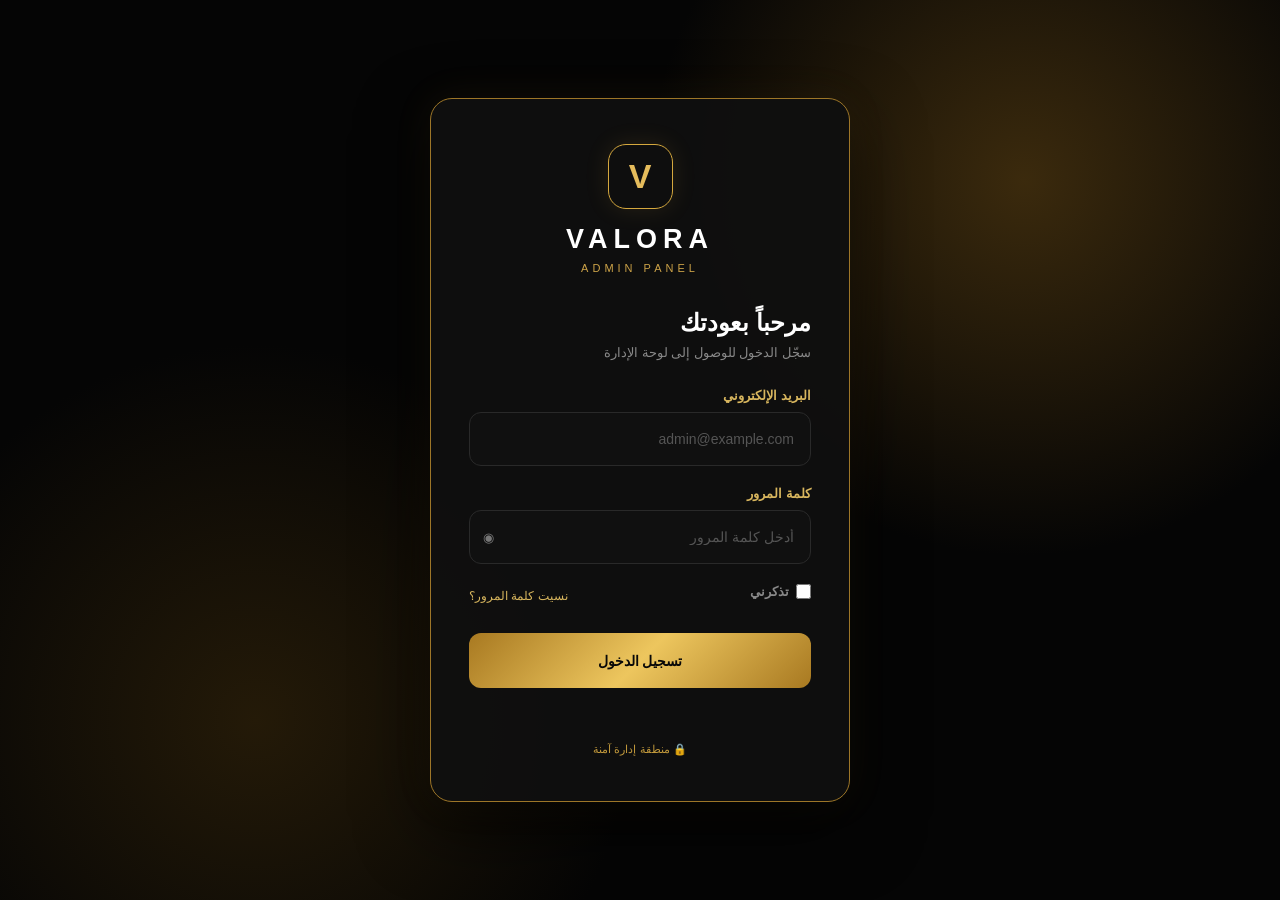
<file: index.html>
<!DOCTYPE html>
<html lang="ar" dir="rtl">
<head>
  <meta charset="UTF-8">
  <meta name="viewport" content="width=device-width, initial-scale=1.0">
  <title>VALORA Admin — تسجيل الدخول</title>

  <style>
    * {
      box-sizing: border-box;
      margin: 0;
      padding: 0;
    }

    body {
      min-height: 100vh;
      display: flex;
      align-items: center;
      justify-content: center;
      font-family: Arial, sans-serif;
      background:
        radial-gradient(circle at 80% 20%, #3b2a0d 0%, transparent 30%),
        radial-gradient(circle at 20% 80%, #241a08 0%, transparent 30%),
        #050505;
      color: #fff;
    }

    .login-box {
      width: 420px;
      padding: 45px 38px;
      background: rgba(15, 15, 15, .96);
      border: 1px solid #9d7628;
      border-radius: 22px;
      box-shadow:
        0 25px 70px rgba(0, 0, 0, .7),
        0 0 40px rgba(212, 166, 67, .08);
    }

    .logo {
      text-align: center;
      margin-bottom: 35px;
    }

    .logo-icon {
      width: 65px;
      height: 65px;
      margin: auto;
      display: flex;
      align-items: center;
      justify-content: center;
      border: 1px solid #d5a83e;
      border-radius: 18px;
      color: #e5bc5c;
      font-size: 34px;
      font-weight: bold;
      box-shadow: 0 0 25px rgba(213, 168, 62, .12);
    }

    .logo h1 {
      margin-top: 15px;
      letter-spacing: 6px;
      font-size: 27px;
    }

    .logo span {
      display: block;
      margin-top: 7px;
      color: #cda348;
      font-size: 11px;
      letter-spacing: 4px;
    }

    h2 {
      margin-bottom: 8px;
      font-size: 24px;
    }

    .subtitle {
      color: #888;
      font-size: 13px;
      margin-bottom: 28px;
    }

    .input-group {
      margin-bottom: 20px;
    }

    label {
      display: block;
      margin-bottom: 9px;
      color: #d8b65e;
      font-size: 13px;
      font-weight: bold;
    }

    input {
      width: 100%;
      height: 54px;
      padding: 0 16px;
      border: 1px solid #292929;
      border-radius: 12px;
      background: #101010;
      color: white;
      outline: none;
      font-size: 14px;
      transition: .2s;
    }

    input:focus {
      border-color: #d3a63d;
      box-shadow: 0 0 0 3px rgba(211, 166, 61, .08);
    }

    input::placeholder {
      color: #555;
    }

    .password-box {
      position: relative;
    }

    .password-box input {
      padding-left: 48px;
    }

    .show-password {
      position: absolute;
      left: 14px;
      top: 50%;
      transform: translateY(-50%);
      border: 0;
      background: none;
      color: #777;
      cursor: pointer;
    }

    .options {
      display: flex;
      justify-content: space-between;
      align-items: center;
      margin: 5px 0 25px;
      font-size: 12px;
    }

    .remember {
      display: flex;
      align-items: center;
      gap: 7px;
      color: #888;
    }

    .remember input {
      width: 15px;
      height: 15px;
      accent-color: #d3a63d;
    }

    .forgot {
      color: #d8b65e;
      text-decoration: none;
    }

    .login-btn {
      width: 100%;
      height: 55px;
      border: 0;
      border-radius: 12px;
      background: linear-gradient(135deg, #a87921, #edc65e, #a87921);
      color: #080808;
      font-weight: bold;
      font-size: 14px;
      cursor: pointer;
      transition: .2s;
    }

    .login-btn:hover {
      transform: translateY(-2px);
      box-shadow: 0 12px 30px rgba(211, 166, 61, .2);
    }

    .security {
      margin-top: 25px;
      text-align: center;
      color: #666;
      font-size: 11px;
    }

    .security span {
      color: #c39a3c;
    }

    .error {
      color: #e46b6b;
      text-align: center;
      font-size: 12px;
      margin-top: 14px;
      min-height: 16px;
    }

    @media (max-width: 500px) {
      .login-box {
        width: calc(100% - 28px);
        padding: 35px 22px;
      }
    }
  </style>
</head>

<body>

  <div class="login-box">

    <div class="logo">
      <div class="logo-icon">V</div>
      <h1>VALORA</h1>
      <span>ADMIN PANEL</span>
    </div>

    <h2>مرحباً بعودتك</h2>
    <p class="subtitle">سجّل الدخول للوصول إلى لوحة الإدارة</p>

    <form id="loginForm">

      <div class="input-group">
        <label for="email">البريد الإلكتروني</label>
        <input
          type="email"
          id="email"
          placeholder="admin@example.com"
          autocomplete="email"
          required
        >
      </div>

      <div class="input-group">
        <label for="password">كلمة المرور</label>

        <div class="password-box">
          <input
            type="password"
            id="password"
            placeholder="أدخل كلمة المرور"
            autocomplete="current-password"
            required
          >

          <button
            type="button"
            class="show-password"
            id="showPassword"
          >◉</button>
        </div>
      </div>

      <div class="options">

        <label class="remember">
          <input type="checkbox" id="remember">
          <span>تذكرني</span>
        </label>

        <a href="#" class="forgot">نسيت كلمة المرور؟</a>

      </div>

      <button type="submit" class="login-btn">
        تسجيل الدخول
      </button>

      <div class="error" id="error"></div>

    </form>

    <div class="security">
      🔒 <span>منطقة إدارة آمنة</span>
    </div>

  </div>

  <script>
    const password = document.getElementById("password");
    const showPassword = document.getElementById("showPassword");
    const form = document.getElementById("loginForm");
    const error = document.getElementById("error");

    showPassword.addEventListener("click", () => {
      if (password.type === "password") {
        password.type = "text";
        showPassword.textContent = "◉";
      } else {
        password.type = "password";
        showPassword.textContent = "◉";
      }
    });

    form.addEventListener("submit", (e) => {
  e.preventDefault();

  const email = document.getElementById("email").value.trim();
  const pass = password.value.trim();

  if (!email || !pass) {
    error.textContent = "يرجى إدخال البريد الإلكتروني وكلمة المرور";
    return;
  }

  error.textContent = "";

  // انتقال مؤقت إلى لوحة التحكم
  window.location.href = "dashboard.html";
});
  </script>

</body>
</html>
</file>
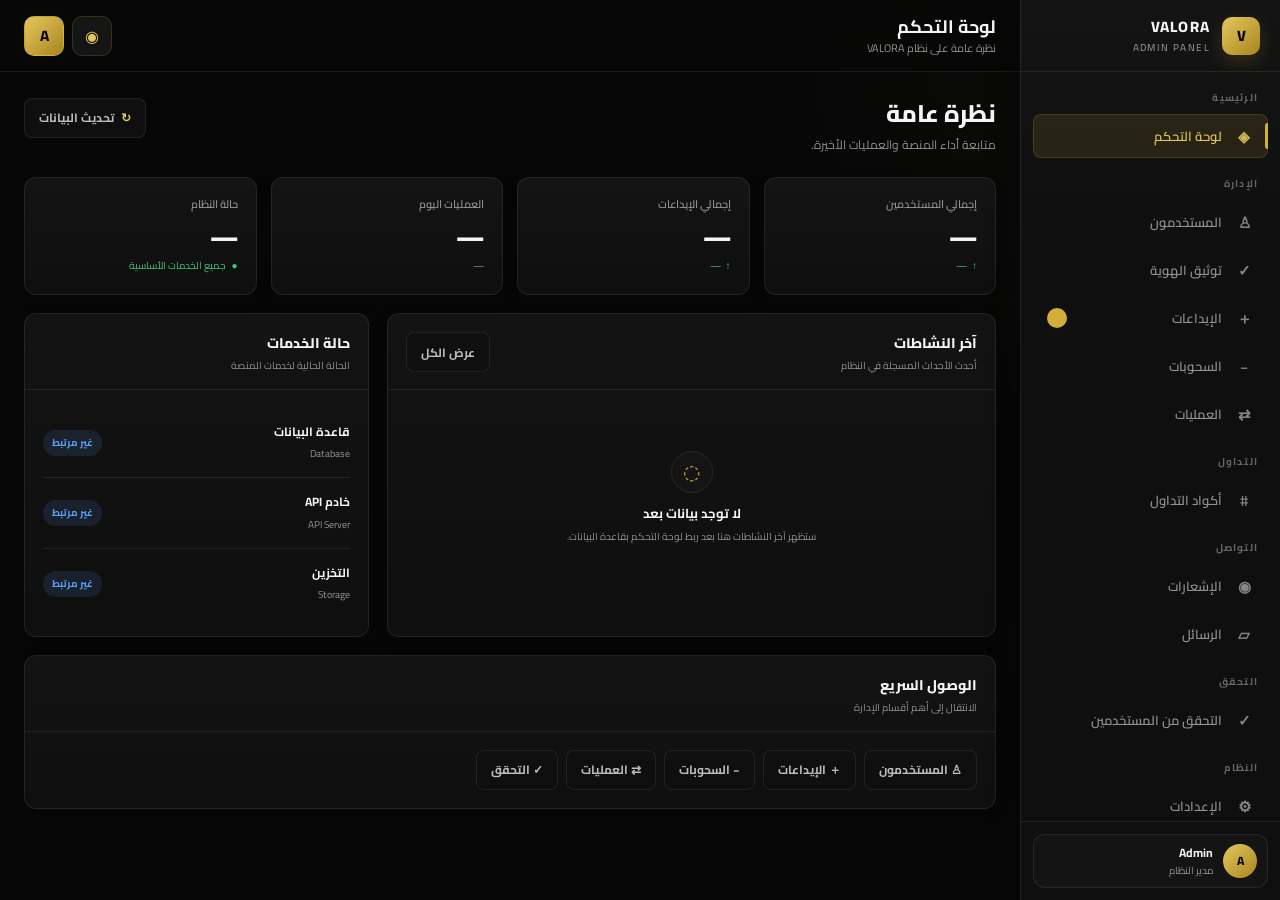
<file: dashboard.html>
<!DOCTYPE html>
<html lang="ar" dir="rtl">

<head>
    <meta charset="UTF-8">
    <meta name="viewport" content="width=device-width, initial-scale=1.0">

    <meta name="theme-color" content="#070707">
    <meta name="description" content="VALORA Administration Dashboard">

    <title>VALORA ADMIN — لوحة التحكم</title>

    <link
        rel="preconnect"
        href="https://fonts.googleapis.com"
    >

    <link
        rel="preconnect"
        href="https://fonts.gstatic.com"
        crossorigin
    >

    <link
        href="https://fonts.googleapis.com/css2?family=Cairo:wght@400;500;600;700;800&display=swap"
        rel="stylesheet"
    >

    <link rel="stylesheet" href="css/admin-layout.css">
</head>


<body>

<div class="admin-app">

    <div class="admin-layout">


        <!-- =================================================
             MOBILE OVERLAY
        ================================================== -->

        <div
            class="admin-sidebar-overlay"
            aria-hidden="true"
        ></div>


        <!-- =================================================
             SIDEBAR
        ================================================== -->

        <aside
            class="admin-sidebar"
            aria-label="القائمة الرئيسية"
        >

            <!-- Brand -->

            <div class="admin-brand">

                <div
                    class="admin-brand-mark"
                    aria-hidden="true"
                >
                    V
                </div>

                <div class="admin-brand-content">

                    <h1 class="admin-brand-title">
                        VALORA
                    </h1>

                    <p class="admin-brand-subtitle">
                        Admin Panel
                    </p>

                </div>

            </div>


            <!-- Navigation -->

            <nav class="admin-nav">

                <!-- Overview -->

                <div class="admin-nav-section">
                    الرئيسية
                </div>

                <ul class="admin-nav-list">

                    <li class="admin-nav-item">

                        <a
                            href="dashboard.html"
                            class="admin-nav-link active"
                            aria-current="page"
                        >

                            <span
                                class="admin-nav-icon"
                                aria-hidden="true"
                            >
                                ◈
                            </span>

                            <span class="admin-nav-label">
                                لوحة التحكم
                            </span>

                        </a>

                    </li>

                </ul>


                <!-- Management -->

                <div class="admin-nav-section">
                    الإدارة
                </div>

                <ul class="admin-nav-list">

                    <li class="admin-nav-item">

                        <a
                            href="users.html"
                            class="admin-nav-link"
                        >

                            <span
                                class="admin-nav-icon"
                                aria-hidden="true"
                            >
                                ♙
                            </span>

                            <span class="admin-nav-label">
                                المستخدمون
                            </span>

                        </a>

                    </li>
                    
                    <li class="admin-nav-item">

    <a
        href="verification.html"
        class="admin-nav-link"
    >

        <span class="admin-nav-icon">
            ✓
        </span>

        توثيق الهوية

    </a>

                    </li> 
                    <li class="admin-nav-item">

                        <a
                            href="deposits.html"
                            class="admin-nav-link"
                        >

                            <span
                                class="admin-nav-icon"
                                aria-hidden="true"
                            >
                                ＋
                            </span>

                            <span class="admin-nav-label">
                                الإيداعات
                            </span>

                            <span
                                class="admin-nav-badge"
                                id="pendingDepositsCount"
                                hidden
                            >
                                0
                            </span>

                        </a>

                    </li>


                    <li class="admin-nav-item">

                        <a
                            href="withdrawals.html"
                            class="admin-nav-link"
                        >

                            <span
                                class="admin-nav-icon"
                                aria-hidden="true"
                            >
                                −
                            </span>

                            <span class="admin-nav-label">
                                السحوبات
                            </span>

                        </a>

                    </li>


                    <li class="admin-nav-item">

                        <a
                            href="transactions.html"
                            class="admin-nav-link"
                        >

                            <span
                                class="admin-nav-icon"
                                aria-hidden="true"
                            >
                                ⇄
                            </span>

                            <span class="admin-nav-label">
                                العمليات
                            </span>

                        </a>

                    </li>

                </ul>


                <!-- Trading -->

                <div class="admin-nav-section">
                    التداول
                </div>

                <ul class="admin-nav-list">

                    <li class="admin-nav-item">

                        <a
                            href="trade-codes.html"
                            class="admin-nav-link"
                        >

                            <span
                                class="admin-nav-icon"
                                aria-hidden="true"
                            >
                                #
                            </span>

                            <span class="admin-nav-label">
                                أكواد التداول
                            </span>

                        </a>

                    </li>

                </ul>


                <!-- Communication -->

                <div class="admin-nav-section">
                    التواصل
                </div>

                <ul class="admin-nav-list">

                    <li class="admin-nav-item">

                        <a
                            href="notifications.html"
                            class="admin-nav-link"
                        >

                            <span
                                class="admin-nav-icon"
                                aria-hidden="true"
                            >
                                ◉
                            </span>

                            <span class="admin-nav-label">
                                الإشعارات
                            </span>

                        </a>

                    </li>


                    <li class="admin-nav-item">

                        <a
                            href="messages.html"
                            class="admin-nav-link"
                        >

                            <span
                                class="admin-nav-icon"
                                aria-hidden="true"
                            >
                                ▱
                            </span>

                            <span class="admin-nav-label">
                                الرسائل
                            </span>

                        </a>

                    </li>

                </ul>


                <!-- Verification -->

                <div class="admin-nav-section">
                    التحقق
                </div>

                <ul class="admin-nav-list">

                    <li class="admin-nav-item">

                        <a
                            href="verification.html"
                            class="admin-nav-link"
                        >

                            <span
                                class="admin-nav-icon"
                                aria-hidden="true"
                            >
                                ✓
                            </span>

                            <span class="admin-nav-label">
                                التحقق من المستخدمين
                            </span>

                        </a>

                    </li>

                </ul>


                <!-- System -->

                <div class="admin-nav-section">
                    النظام
                </div>

                <ul class="admin-nav-list">

                    <li class="admin-nav-item">

                        <a
                            href="settings.html"
                            class="admin-nav-link"
                        >

                            <span
                                class="admin-nav-icon"
                                aria-hidden="true"
                            >
                                ⚙
                            </span>

                            <span class="admin-nav-label">
                                الإعدادات
                            </span>

                        </a>

                    </li>

                </ul>

            </nav>


            <!-- Admin Footer -->

            <div class="admin-sidebar-footer">

                <div class="admin-admin-card">

                    <div
                        class="admin-avatar"
                        aria-hidden="true"
                    >
                        A
                    </div>

                    <div class="admin-admin-info">

                        <p class="admin-admin-name">
                            Admin
                        </p>

                        <p class="admin-admin-role">
                            مدير النظام
                        </p>

                    </div>

                </div>

            </div>

        </aside>


        <!-- =================================================
             MAIN
        ================================================== -->

        <section class="admin-main">


            <!-- =================================================
                 HEADER
            ================================================== -->

            <header class="admin-header">


                <div class="admin-header-left">

                    <button
                        type="button"
                        class="admin-icon-button admin-menu-toggle"
                        id="mobileMenu"
                        aria-label="فتح القائمة"
                        aria-expanded="false"
                        aria-controls="adminSidebar"
                    >
                        ☰
                    </button>


                    <div class="admin-page-heading">

                        <h2 class="admin-page-title">
                            لوحة التحكم
                        </h2>

                        <p class="admin-page-description">
                            نظرة عامة على نظام VALORA
                        </p>

                    </div>

                </div>


                <div class="admin-header-right">


                    <!-- Notifications -->

                    <button
                        type="button"
                        class="admin-icon-button admin-notification-button"
                        id="notificationButton"
                        aria-label="الإشعارات"
                        title="الإشعارات"
                    >

                        <span aria-hidden="true">
                            ◉
                        </span>

                        <span
                            class="admin-notification-badge"
                            id="notificationCount"
                            aria-label="عدد الإشعارات"
                        ></span>

                    </button>


                    <!-- Admin -->

                    <button
                        type="button"
                        class="admin-icon-button admin-admin-button"
                        id="adminMenuButton"
                        aria-label="حساب المدير"
                        aria-expanded="false"
                        title="حساب المدير"
                    >
                        A
                    </button>

                </div>


            </header>


            <!-- =================================================
                 CONTENT
            ================================================== -->

            <main class="admin-content">


                <!-- Page Header -->

                <div class="admin-content-header">

                    <div>

                        <h1 class="admin-page-title">
                            نظرة عامة
                        </h1>

                        <p class="admin-page-description">
                            متابعة أداء المنصة والعمليات الأخيرة.
                        </p>

                    </div>


                    <div class="admin-content-actions">

                        <button
                            type="button"
                            class="admin-btn admin-btn-secondary"
                            id="refreshDashboard"
                        >
                            <span aria-hidden="true">
                                ↻
                            </span>

                            تحديث البيانات
                        </button>

                    </div>

                </div>


                <!-- =================================================
                     STATISTICS
                ================================================== -->

                <section
                    class="admin-stats-grid"
                    aria-label="إحصائيات النظام"
                >


                    <!-- Users -->

                    <article class="admin-stat-card">

                        <p class="admin-stat-label">
                            إجمالي المستخدمين
                        </p>

                        <h3
                            class="admin-stat-value"
                            id="usersCount"
                        >
                            —
                        </h3>

                        <div class="admin-stat-meta positive">

                            <span aria-hidden="true">
                                ↑
                            </span>

                            <span id="usersGrowth">
                                —
                            </span>

                        </div>

                    </article>


                    <!-- Deposits -->

                    <article class="admin-stat-card">

                        <p class="admin-stat-label">
                            إجمالي الإيداعات
                        </p>

                        <h3
                            class="admin-stat-value"
                            id="depositsCount"
                        >
                            —
                        </h3>

                        <div class="admin-stat-meta positive">

                            <span aria-hidden="true">
                                ↑
                            </span>

                            <span id="depositsGrowth">
                                —
                            </span>

                        </div>

                    </article>


                    <!-- Transactions -->

                    <article class="admin-stat-card">

                        <p class="admin-stat-label">
                            العمليات اليوم
                        </p>

                        <h3
                            class="admin-stat-value"
                            id="transactionsCount"
                        >
                            —
                        </h3>

                        <div class="admin-stat-meta">

                            <span id="transactionsMeta">
                                —
                            </span>

                        </div>

                    </article>


                    <!-- System -->

                    <article class="admin-stat-card">

                        <p class="admin-stat-label">
                            حالة النظام
                        </p>

                        <h3
                            class="admin-stat-value"
                            id="systemStatus"
                        >
                            —
                        </h3>

                        <div class="admin-stat-meta positive">

                            <span
                                aria-hidden="true"
                            >
                                ●
                            </span>

                            <span>
                                جميع الخدمات الأساسية
                            </span>

                        </div>

                    </article>

                </section>


                <!-- =================================================
                     MAIN GRID
                ================================================== -->

                <div class="admin-grid admin-grid-main">


                    <!-- =================================================
                         RECENT ACTIVITY
                    ================================================== -->

                    <section class="admin-card">

                        <div class="admin-card-header">

                            <div>

                                <h2 class="admin-card-title">
                                    آخر النشاطات
                                </h2>

                                <p class="admin-card-description">
                                    أحدث الأحداث المسجلة في النظام
                                </p>

                            </div>


                            <button
                                type="button"
                                class="admin-btn admin-btn-secondary"
                                id="viewAllActivity"
                            >
                                عرض الكل
                            </button>

                        </div>


                        <div
                            class="admin-card-body"
                            id="activityList"
                        >

                            <div class="admin-empty">

                                <div
                                    class="admin-empty-icon"
                                    aria-hidden="true"
                                >
                                    ◌
                                </div>

                                <h3 class="admin-empty-title">
                                    جاري تحميل النشاطات
                                </h3>

                                <p class="admin-empty-description">
                                    يتم تجهيز بيانات النشاط الأخيرة.
                                </p>

                            </div>

                        </div>

                    </section>


                    <!-- =================================================
                         SYSTEM STATUS
                    ================================================== -->

                    <section class="admin-card">

                        <div class="admin-card-header">

                            <div>

                                <h2 class="admin-card-title">
                                    حالة الخدمات
                                </h2>

                                <p class="admin-card-description">
                                    الحالة الحالية لخدمات المنصة
                                </p>

                            </div>

                        </div>


                        <div class="admin-card-body">

                            <div
                                class="admin-grid"
                                style="gap: 0;"
                            >


                                <!-- Database -->

                                <div
                                    class="admin-table-row"
                                    style="
                                        display:flex;
                                        align-items:center;
                                        justify-content:space-between;
                                        gap:12px;
                                        padding:14px 0;
                                        border-bottom:1px solid var(--va-border);
                                    "
                                >

                                    <div>

                                        <strong
                                            style="
                                                display:block;
                                                color:var(--va-text);
                                                font-size:12px;
                                            "
                                        >
                                            قاعدة البيانات
                                        </strong>

                                        <span
                                            style="
                                                color:var(--va-text-muted);
                                                font-size:10px;
                                            "
                                        >
                                            Database
                                        </span>

                                    </div>


                                    <span
                                        class="admin-status admin-status-success"
                                        id="databaseStatus"
                                    >
                                        جاري الفحص
                                    </span>

                                </div>


                                <!-- API -->

                                <div
                                    class="admin-table-row"
                                    style="
                                        display:flex;
                                        align-items:center;
                                        justify-content:space-between;
                                        gap:12px;
                                        padding:14px 0;
                                        border-bottom:1px solid var(--va-border);
                                    "
                                >

                                    <div>

                                        <strong
                                            style="
                                                display:block;
                                                color:var(--va-text);
                                                font-size:12px;
                                            "
                                        >
                                            خادم API
                                        </strong>

                                        <span
                                            style="
                                                color:var(--va-text-muted);
                                                font-size:10px;
                                            "
                                        >
                                            API Server
                                        </span>

                                    </div>


                                    <span
                                        class="admin-status admin-status-success"
                                        id="apiStatus"
                                    >
                                        جاري الفحص
                                    </span>

                                </div>


                                <!-- Storage -->

                                <div
                                    class="admin-table-row"
                                    style="
                                        display:flex;
                                        align-items:center;
                                        justify-content:space-between;
                                        gap:12px;
                                        padding:14px 0;
                                    "
                                >

                                    <div>

                                        <strong
                                            style="
                                                display:block;
                                                color:var(--va-text);
                                                font-size:12px;
                                            "
                                        >
                                            التخزين
                                        </strong>

                                        <span
                                            style="
                                                color:var(--va-text-muted);
                                                font-size:10px;
                                            "
                                        >
                                            Storage
                                        </span>

                                    </div>


                                    <span
                                        class="admin-status admin-status-success"
                                        id="storageStatus"
                                    >
                                        جاري الفحص
                                    </span>

                                </div>


                            </div>

                        </div>

                    </section>

                </div>


                <!-- =================================================
                     QUICK ACTIONS
                ================================================== -->

                <section
                    class="admin-card"
                    style="margin-top:18px;"
                >

                    <div class="admin-card-header">

                        <div>

                            <h2 class="admin-card-title">
                                الوصول السريع
                            </h2>

                            <p class="admin-card-description">
                                الانتقال إلى أهم أقسام الإدارة
                            </p>

                        </div>

                    </div>


                    <div class="admin-card-body">

                        <div class="admin-content-actions">


                            <a
                                href="users.html"
                                class="admin-btn admin-btn-secondary"
                            >
                                ♙
                                المستخدمون
                            </a>


                            <a
                                href="deposits.html"
                                class="admin-btn admin-btn-secondary"
                            >
                                ＋
                                الإيداعات
                            </a>


                            <a
                                href="withdrawals.html"
                                class="admin-btn admin-btn-secondary"
                            >
                                −
                                السحوبات
                            </a>


                            <a
                                href="transactions.html"
                                class="admin-btn admin-btn-secondary"
                            >
                                ⇄
                                العمليات
                            </a>


                            <a
                                href="verification.html"
                                class="admin-btn admin-btn-secondary"
                            >
                                ✓
                                التحقق
                            </a>

                        </div>

                    </div>

                </section>


            </main>

        </section>

    </div>

</div>


<!-- =====================================================
     SCRIPTS
====================================================== -->

<script src="js/admin.js"></script>
<script src="js/dashboard.js"></script>

</body>
    </html>
</file>
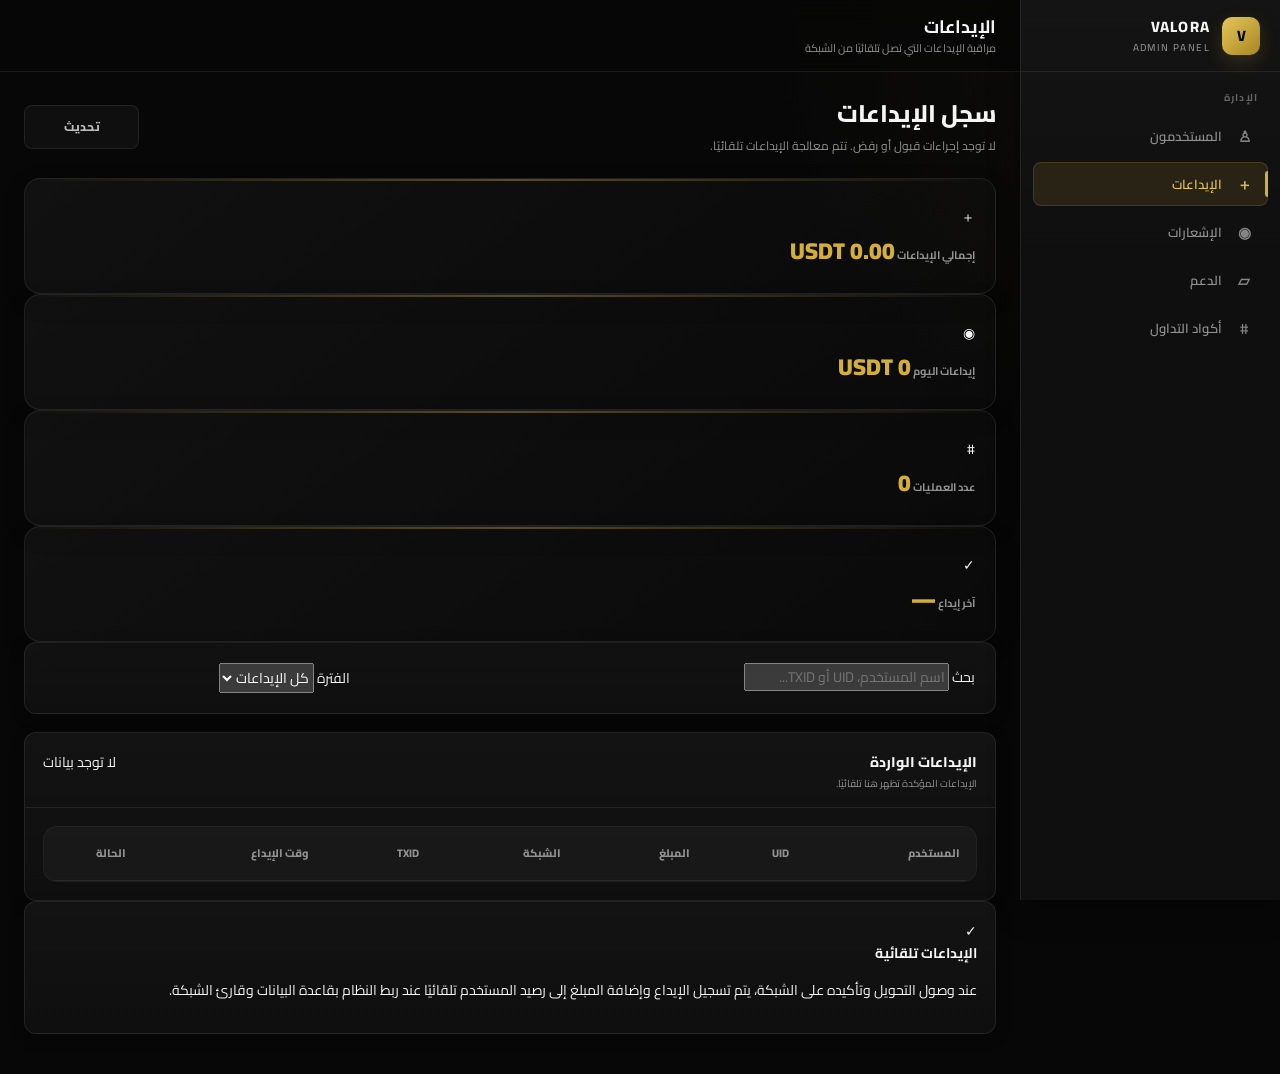
<file: deposits.html>
<!DOCTYPE html>
<html lang="ar" dir="rtl">

<head>

<meta charset="UTF-8">

<meta name="viewport" content="width=device-width, initial-scale=1.0">

<title>VALORA ADMIN — الإيداعات</title>


<link
href="https://fonts.googleapis.com/css2?family=Cairo:wght@400;600;700;800&display=swap"
rel="stylesheet">


<link rel="stylesheet" href="css/admin-layout.css">

<link rel="stylesheet" href="css/deposits.css">


</head>


<body>


<div class="admin-app">

<div class="admin-layout">



<!-- =====================================================
     SIDEBAR
===================================================== -->

<aside class="admin-sidebar">


<div class="admin-brand">

<div class="admin-brand-mark">
V
</div>


<div>

<h1 class="admin-brand-title">
VALORA
</h1>


<p class="admin-brand-subtitle">
Admin Panel
</p>

</div>

</div>




<nav class="admin-nav">


<div class="admin-nav-section">
الإدارة
</div>


<ul class="admin-nav-list">


<li class="admin-nav-item">

<a
href="users.html"
class="admin-nav-link"
>

<span class="admin-nav-icon">
♙
</span>

المستخدمون

</a>

</li>



<li class="admin-nav-item">

<a
href="deposits.html"
class="admin-nav-link active"
>

<span class="admin-nav-icon">
＋
</span>

الإيداعات

</a>

</li>



<li class="admin-nav-item">

<a
href="notifications.html"
class="admin-nav-link"
>

<span class="admin-nav-icon">
◉
</span>

الإشعارات

</a>

</li>



<li class="admin-nav-item">

<a
href="messages.html"
class="admin-nav-link"
>

<span class="admin-nav-icon">
▱
</span>

الدعم

</a>

</li>



<li class="admin-nav-item">

<a
href="trade-codes.html"
class="admin-nav-link"
>

<span class="admin-nav-icon">
#
</span>

أكواد التداول

</a>

</li>



</ul>


</nav>


</aside>





<!-- =====================================================
     MAIN
===================================================== -->

<section class="admin-main">


<header class="admin-header">


<div class="admin-page-heading">

<h2 class="admin-page-title">
الإيداعات
</h2>


<p class="admin-page-description">
مراقبة الإيداعات التي تصل تلقائيًا من الشبكة
</p>


</div>


</header>





<main class="admin-content">



<!-- =====================================================
     PAGE HEADER
===================================================== -->

<div class="admin-content-header">


<div>

<h1 class="admin-page-title">
سجل الإيداعات
</h1>


<p class="admin-page-description">
لا توجد إجراءات قبول أو رفض. تتم معالجة الإيداعات تلقائيًا.
</p>

</div>


<button
type="button"
id="refreshDeposits"
class="admin-btn admin-btn-secondary"
>

تحديث

</button>


</div>





<!-- =====================================================
     STATISTICS
===================================================== -->

<section class="deposit-stats-grid">


<div class="deposit-stat-card">


<div class="deposit-stat-icon">
＋
</div>


<div class="deposit-stat-content">

<span>
إجمالي الإيداعات
</span>


<strong id="totalDepositAmount">
0 USDT
</strong>

</div>


</div>





<div class="deposit-stat-card">


<div class="deposit-stat-icon">
◉
</div>


<div class="deposit-stat-content">

<span>
إيداعات اليوم
</span>


<strong id="todayDepositAmount">
0 USDT
</strong>

</div>


</div>





<div class="deposit-stat-card">


<div class="deposit-stat-icon">
#
</div>


<div class="deposit-stat-content">

<span>
عدد العمليات
</span>


<strong id="depositCount">
0
</strong>

</div>


</div>





<div class="deposit-stat-card">


<div class="deposit-stat-icon">
✓
</div>


<div class="deposit-stat-content">

<span>
آخر إيداع
</span>


<strong id="lastDepositTime">
—
</strong>

</div>


</div>


</section>





<!-- =====================================================
     FILTERS
===================================================== -->

<section class="admin-card deposit-filter-card">


<div class="admin-card-body">


<div class="deposit-filters">


<div class="deposit-search">


<label for="depositSearch">
بحث
</label>


<input
type="search"
id="depositSearch"
placeholder="اسم المستخدم، UID أو TXID..."
autocomplete="off"
>


</div>




<div class="deposit-date-filter">


<label for="depositPeriod">
الفترة
</label>


<select id="depositPeriod">


<option value="all">
كل الإيداعات
</option>


<option value="today">
اليوم
</option>


<option value="week">
هذا الأسبوع
</option>


<option value="month">
هذا الشهر
</option>


</select>


</div>


</div>


</div>


</section>





<!-- =====================================================
     DEPOSITS TABLE
===================================================== -->

<section class="admin-card deposit-table-card">


<div class="admin-card-header">


<div>

<h2 class="admin-card-title">
الإيداعات الواردة
</h2>


<p class="admin-card-description">
الإيداعات المؤكدة تظهر هنا تلقائيًا.
</p>

</div>


<div
id="depositTableStatus"
class="deposit-table-status"
>

لا توجد بيانات

</div>


</div>





<div class="admin-card-body">


<div class="deposit-table-wrapper">


<table class="deposit-table">


<thead>

<tr>

<th>
المستخدم
</th>


<th>
UID
</th>


<th>
المبلغ
</th>


<th>
الشبكة
</th>


<th>
TXID
</th>


<th>
وقت الإيداع
</th>


<th>
الحالة
</th>

</tr>

</thead>



<tbody id="depositsBody">

</tbody>



</table>


</div>


</div>


</section>





<!-- =====================================================
     INFORMATION
===================================================== -->

<section class="admin-card deposit-info-card">


<div class="admin-card-body">


<div class="deposit-info">


<div class="deposit-info-icon">
✓
</div>


<div>

<strong>
الإيداعات تلقائية
</strong>


<p>
عند وصول التحويل وتأكيده على الشبكة، يتم تسجيل الإيداع
وإضافة المبلغ إلى رصيد المستخدم تلقائيًا عند ربط النظام
بقاعدة البيانات وقارئ الشبكة.
</p>

</div>


</div>


</div>


</section>



</main>


</section>


</div>

</div>




<script src="js/admin.js"></script>

<script src="js/deposits.js"></script>


</body>

</html>
</file>
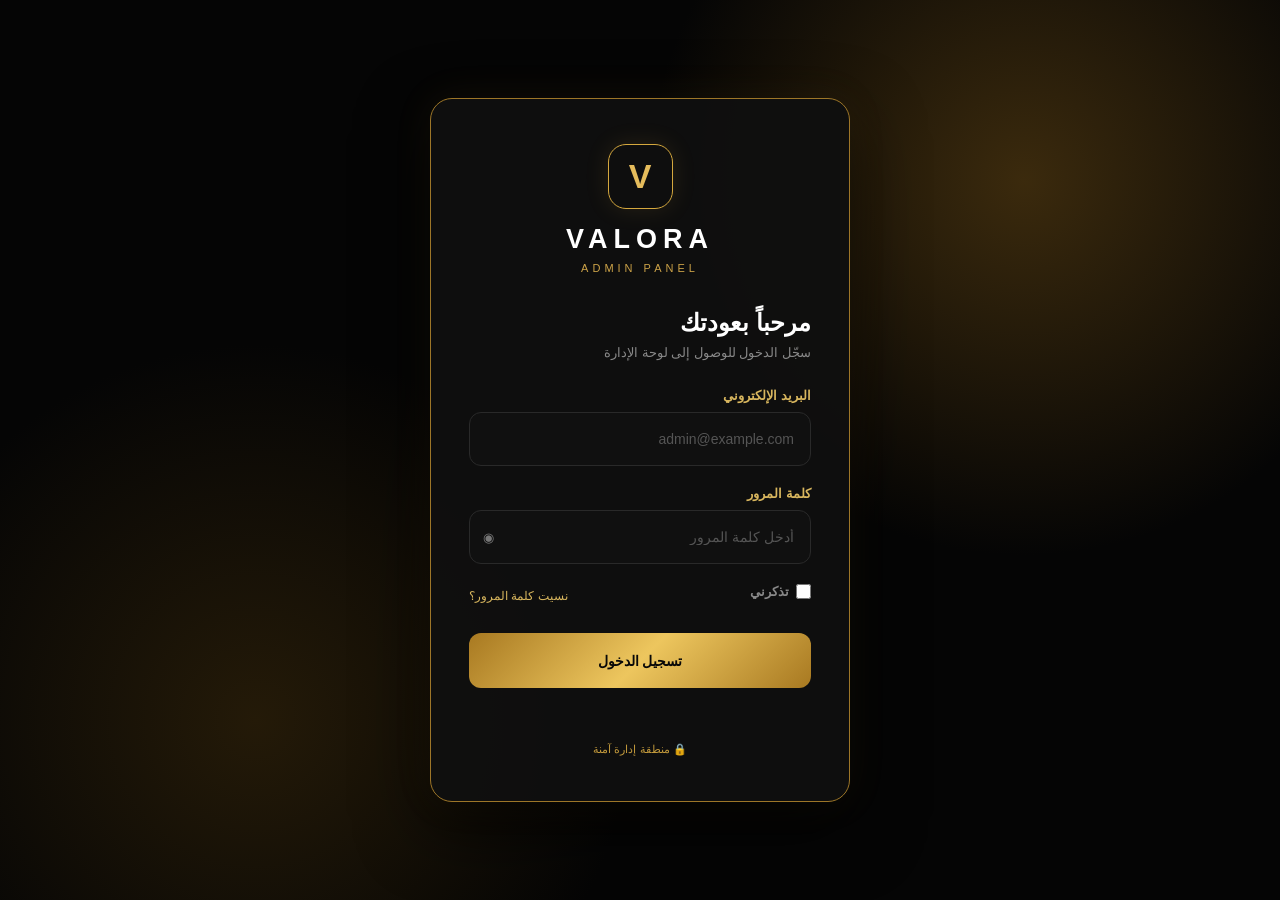
<file: login.html>
<!DOCTYPE html>
<html lang="ar" dir="rtl">
<head>
  <meta charset="UTF-8">
  <meta name="viewport" content="width=device-width, initial-scale=1.0">
  <title>VALORA Admin — تسجيل الدخول</title>

  <style>
    * {
      box-sizing: border-box;
      margin: 0;
      padding: 0;
    }

    body {
      min-height: 100vh;
      display: flex;
      align-items: center;
      justify-content: center;
      font-family: Arial, sans-serif;
      background:
        radial-gradient(circle at 80% 20%, #3b2a0d 0%, transparent 30%),
        radial-gradient(circle at 20% 80%, #241a08 0%, transparent 30%),
        #050505;
      color: #fff;
    }

    .login-box {
      width: 420px;
      padding: 45px 38px;
      background: rgba(15, 15, 15, .96);
      border: 1px solid #9d7628;
      border-radius: 22px;
      box-shadow:
        0 25px 70px rgba(0, 0, 0, .7),
        0 0 40px rgba(212, 166, 67, .08);
    }

    .logo {
      text-align: center;
      margin-bottom: 35px;
    }

    .logo-icon {
      width: 65px;
      height: 65px;
      margin: auto;
      display: flex;
      align-items: center;
      justify-content: center;
      border: 1px solid #d5a83e;
      border-radius: 18px;
      color: #e5bc5c;
      font-size: 34px;
      font-weight: bold;
      box-shadow: 0 0 25px rgba(213, 168, 62, .12);
    }

    .logo h1 {
      margin-top: 15px;
      letter-spacing: 6px;
      font-size: 27px;
    }

    .logo span {
      display: block;
      margin-top: 7px;
      color: #cda348;
      font-size: 11px;
      letter-spacing: 4px;
    }

    h2 {
      margin-bottom: 8px;
      font-size: 24px;
    }

    .subtitle {
      color: #888;
      font-size: 13px;
      margin-bottom: 28px;
    }

    .input-group {
      margin-bottom: 20px;
    }

    label {
      display: block;
      margin-bottom: 9px;
      color: #d8b65e;
      font-size: 13px;
      font-weight: bold;
    }

    input {
      width: 100%;
      height: 54px;
      padding: 0 16px;
      border: 1px solid #292929;
      border-radius: 12px;
      background: #101010;
      color: white;
      outline: none;
      font-size: 14px;
      transition: .2s;
    }

    input:focus {
      border-color: #d3a63d;
      box-shadow: 0 0 0 3px rgba(211, 166, 61, .08);
    }

    input::placeholder {
      color: #555;
    }

    .password-box {
      position: relative;
    }

    .password-box input {
      padding-left: 48px;
    }

    .show-password {
      position: absolute;
      left: 14px;
      top: 50%;
      transform: translateY(-50%);
      border: 0;
      background: none;
      color: #777;
      cursor: pointer;
    }

    .options {
      display: flex;
      justify-content: space-between;
      align-items: center;
      margin: 5px 0 25px;
      font-size: 12px;
    }

    .remember {
      display: flex;
      align-items: center;
      gap: 7px;
      color: #888;
    }

    .remember input {
      width: 15px;
      height: 15px;
      accent-color: #d3a63d;
    }

    .forgot {
      color: #d8b65e;
      text-decoration: none;
    }

    .login-btn {
      width: 100%;
      height: 55px;
      border: 0;
      border-radius: 12px;
      background: linear-gradient(135deg, #a87921, #edc65e, #a87921);
      color: #080808;
      font-weight: bold;
      font-size: 14px;
      cursor: pointer;
      transition: .2s;
    }

    .login-btn:hover {
      transform: translateY(-2px);
      box-shadow: 0 12px 30px rgba(211, 166, 61, .2);
    }

    .security {
      margin-top: 25px;
      text-align: center;
      color: #666;
      font-size: 11px;
    }

    .security span {
      color: #c39a3c;
    }

    .error {
      color: #e46b6b;
      text-align: center;
      font-size: 12px;
      margin-top: 14px;
      min-height: 16px;
    }

    @media (max-width: 500px) {
      .login-box {
        width: calc(100% - 28px);
        padding: 35px 22px;
      }
    }
  </style>
</head>

<body>

  <div class="login-box">

    <div class="logo">
      <div class="logo-icon">V</div>
      <h1>VALORA</h1>
      <span>ADMIN PANEL</span>
    </div>

    <h2>مرحباً بعودتك</h2>
    <p class="subtitle">سجّل الدخول للوصول إلى لوحة الإدارة</p>

    <form id="loginForm">

      <div class="input-group">
        <label for="email">البريد الإلكتروني</label>
        <input
          type="email"
          id="email"
          placeholder="admin@example.com"
          autocomplete="email"
          required
        >
      </div>

      <div class="input-group">
        <label for="password">كلمة المرور</label>

        <div class="password-box">
          <input
            type="password"
            id="password"
            placeholder="أدخل كلمة المرور"
            autocomplete="current-password"
            required
          >

          <button
            type="button"
            class="show-password"
            id="showPassword"
          >◉</button>
        </div>
      </div>

      <div class="options">

        <label class="remember">
          <input type="checkbox" id="remember">
          <span>تذكرني</span>
        </label>

        <a href="#" class="forgot">نسيت كلمة المرور؟</a>

      </div>

      <button type="submit" class="login-btn">
        تسجيل الدخول
      </button>

      <div class="error" id="error"></div>

    </form>

    <div class="security">
      🔒 <span>منطقة إدارة آمنة</span>
    </div>

  </div>

  <script>
    const password = document.getElementById("password");
    const showPassword = document.getElementById("showPassword");
    const form = document.getElementById("loginForm");
    const error = document.getElementById("error");

    showPassword.addEventListener("click", () => {
      if (password.type === "password") {
        password.type = "text";
        showPassword.textContent = "◉";
      } else {
        password.type = "password";
        showPassword.textContent = "◉";
      }
    });

    form.addEventListener("submit", (e) => {
      e.preventDefault();

      const email = document.getElementById("email").value.trim();
      const pass = password.value.trim();

      if (!email || !pass) {
        error.textContent = "يرجى إدخال البريد الإلكتروني وكلمة المرور";
        return;
      }

      error.textContent = "";

      // لاحقاً سنربط تسجيل الدخول بالـ Backend والـ Database
      console.log("Login:", email);
    });
  </script>

</body>
</html>
</file>
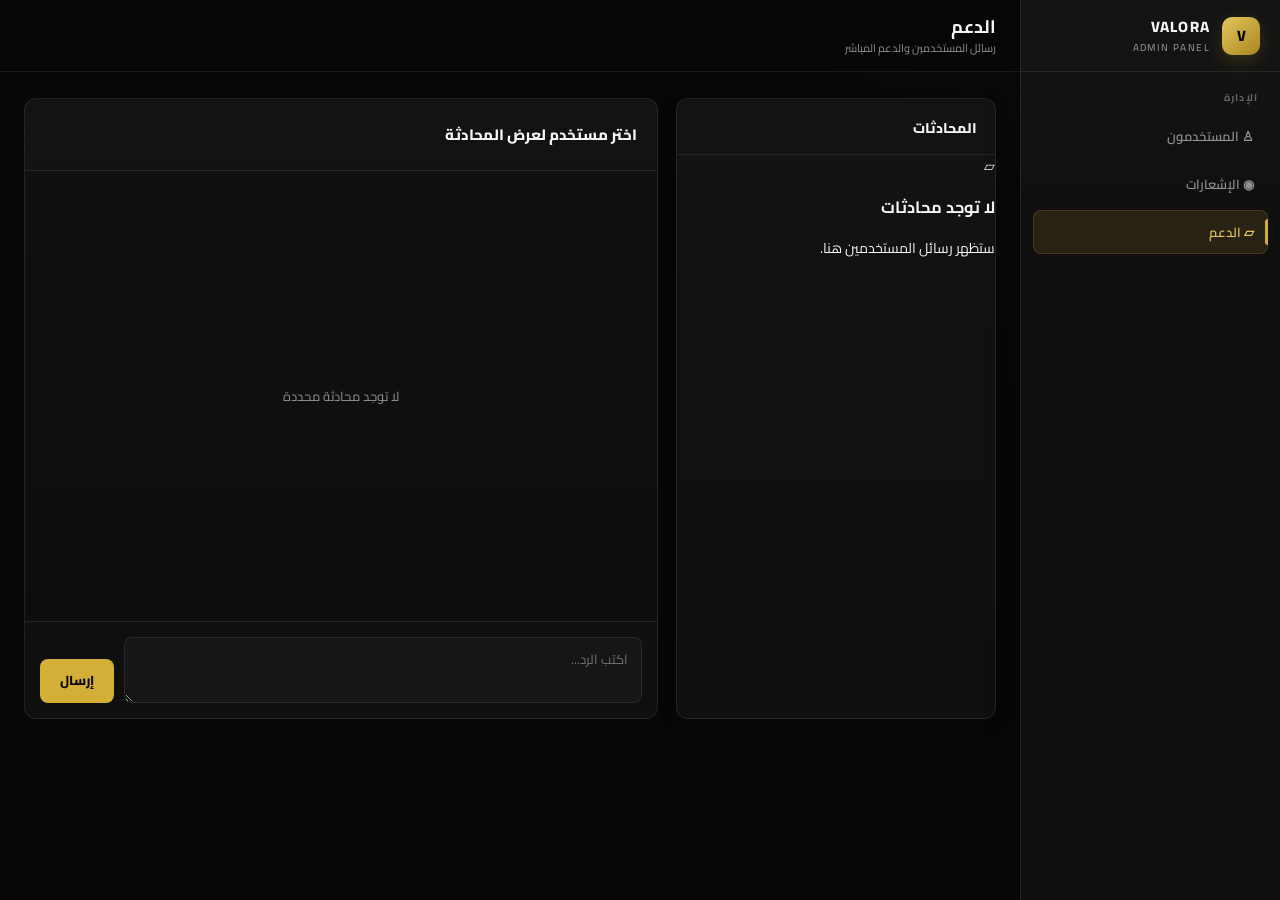
<file: messages.html>
<!DOCTYPE html>
<html lang="ar" dir="rtl">

<head>

<meta charset="UTF-8">

<meta name="viewport" content="width=device-width, initial-scale=1.0">

<title>VALORA ADMIN — الدعم</title>


<link
href="https://fonts.googleapis.com/css2?family=Cairo:wght@400;600;700;800&display=swap"
rel="stylesheet">


<link rel="stylesheet" href="css/admin-layout.css">

<link rel="stylesheet" href="css/messages.css">


</head>


<body>


<div class="admin-app">

<div class="admin-layout">



<aside class="admin-sidebar">


<div class="admin-brand">

<div class="admin-brand-mark">
V
</div>


<div>

<h1 class="admin-brand-title">
VALORA
</h1>


<p class="admin-brand-subtitle">
Admin Panel
</p>


</div>


</div>



<nav class="admin-nav">


<div class="admin-nav-section">
الإدارة
</div>


<ul class="admin-nav-list">


<li class="admin-nav-item">

<a
href="users.html"
class="admin-nav-link"
>

♙
المستخدمون

</a>

</li>



<li class="admin-nav-item">

<a
href="notifications.html"
class="admin-nav-link"
>

◉
الإشعارات

</a>

</li>



<li class="admin-nav-item">

<a
href="messages.html"
class="admin-nav-link active"
>

▱
الدعم

</a>

</li>



</ul>


</nav>


</aside>





<section class="admin-main">


<header class="admin-header">

<div class="admin-page-heading">

<h2 class="admin-page-title">
الدعم
</h2>


<p class="admin-page-description">
رسائل المستخدمين والدعم المباشر
</p>


</div>


</header>





<main class="admin-content">



<div class="messages-layout">



<!-- USERS -->

<section class="admin-card messages-users">


<div class="admin-card-header">

<h2 class="admin-card-title">
المحادثات
</h2>

</div>



<div
id="messagesUsersList"
class="messages-users-list"
>


</div>


</section>





<!-- CHAT -->


<section class="admin-card messages-chat">


<div
class="chat-header"
id="chatHeader"
>

اختر مستخدم لعرض المحادثة

</div>




<div
class="chat-body"
id="chatBody"
>


<div class="chat-empty">

لا توجد محادثة محددة

</div>


</div>





<div class="chat-input-box">


<textarea
id="replyMessage"
placeholder="اكتب الرد..."
></textarea>



<button
id="sendReply"
>
إرسال
</button>


</div>



</section>



</div>





</main>


</section>



</div>

</div>



<script src="js/admin.js"></script>

<script src="js/messages.js"></script>


</body>

</html>
</file>
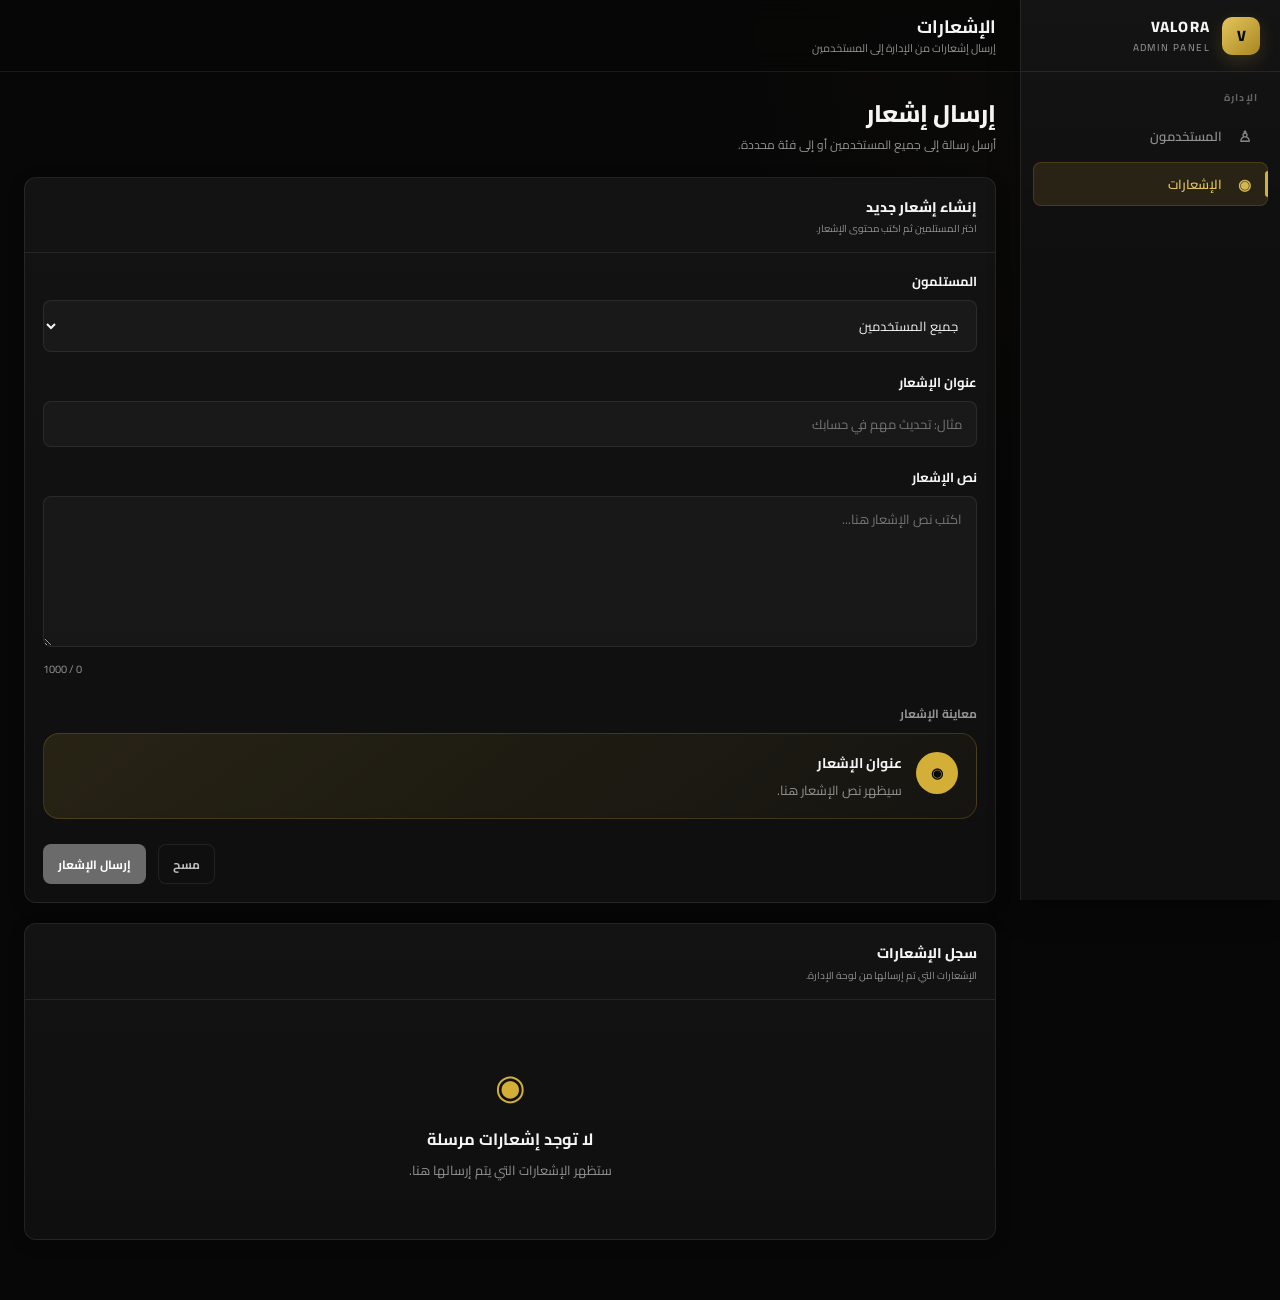
<file: notifications.html>
<!DOCTYPE html>
<html lang="ar" dir="rtl">

<head>

<meta charset="UTF-8">

<meta name="viewport" content="width=device-width, initial-scale=1.0">

<title>VALORA ADMIN — الإشعارات</title>


<link
href="https://fonts.googleapis.com/css2?family=Cairo:wght@400;600;700;800&display=swap"
rel="stylesheet">


<link rel="stylesheet" href="css/admin-layout.css">

<link rel="stylesheet" href="css/notifications.css">


</head>


<body>


<div class="admin-app">


<div class="admin-layout">



<!-- SIDEBAR -->

<aside class="admin-sidebar">


<div class="admin-brand">

<div class="admin-brand-mark">
V
</div>


<div>

<h1 class="admin-brand-title">
VALORA
</h1>


<p class="admin-brand-subtitle">
Admin Panel
</p>

</div>


</div>





<nav class="admin-nav">


<div class="admin-nav-section">
الإدارة
</div>


<ul class="admin-nav-list">


<li class="admin-nav-item">

<a
href="users.html"
class="admin-nav-link"
>

<span class="admin-nav-icon">
♙
</span>

المستخدمون

</a>

</li>




<li class="admin-nav-item">

<a
href="notifications.html"
class="admin-nav-link active"
>


<span class="admin-nav-icon">
◉
</span>


الإشعارات


</a>


</li>



</ul>



</nav>


</aside>





<!-- MAIN -->


<section class="admin-main">


<header class="admin-header">


<div class="admin-page-heading">


<h2 class="admin-page-title">
الإشعارات
</h2>


<p class="admin-page-description">
إرسال إشعارات من الإدارة إلى المستخدمين
</p>


</div>


</header>
<main class="admin-content">


            <!-- PAGE ACTIONS -->

            <div class="admin-content-header">

                <div>

                    <h1 class="admin-page-title">
                        إرسال إشعار
                    </h1>

                    <p class="admin-page-description">
                        أرسل رسالة إلى جميع المستخدمين أو إلى فئة محددة.
                    </p>

                </div>

            </div>



            <!-- NOTIFICATION FORM -->

            <section class="admin-card notification-compose-card">


                <div class="admin-card-header">

                    <div>

                        <h2 class="admin-card-title">
                            إنشاء إشعار جديد
                        </h2>

                        <p class="admin-card-description">
                            اختر المستلمين ثم اكتب محتوى الإشعار.
                        </p>

                    </div>

                </div>



                <div class="admin-card-body">


                    <!-- RECIPIENT TYPE -->

                    <div class="notification-field">


                        <label
                            class="notification-label"
                            for="notificationTarget"
                        >
                            المستلمون
                        </label>


                        <select
                            id="notificationTarget"
                            class="notification-input"
                        >

                            <option value="all">
                                جميع المستخدمين
                            </option>

                            <option value="deposited">
                                المستخدمون الذين لديهم إيداع
                            </option>

                            <option value="no-deposit">
                                المستخدمون الذين ليس لديهم إيداع
                            </option>

                            <option value="selected">
                                تحديد مستخدمين يدويًا
                            </option>

                        </select>


                    </div>



                    <!-- SELECTED USERS -->

                    <div
                        class="notification-field"
                        id="selectedUsersField"
                        hidden
                    >


                        <label class="notification-label">

                            اختر المستخدمين

                        </label>


                        <div class="notification-users-box"></div>


                    </div>



                    <!-- TITLE -->

                    <div class="notification-field">


                        <label
                            class="notification-label"
                            for="notificationTitle"
                        >
                            عنوان الإشعار
                        </label>


                        <input
                            type="text"
                            id="notificationTitle"
                            class="notification-input"
                            placeholder="مثال: تحديث مهم في حسابك"
                            maxlength="120"
                        >


                    </div>



                    <!-- MESSAGE -->

                    <div class="notification-field">


                        <label
                            class="notification-label"
                            for="notificationMessage"
                        >
                            نص الإشعار
                        </label>


                        <textarea
                            id="notificationMessage"
                            class="notification-textarea"
                            rows="6"
                            placeholder="اكتب نص الإشعار هنا..."
                            maxlength="1000"
                        ></textarea>


                        <div class="notification-character-count">

                            <span id="notificationCharacterCount">
                                0
                            </span>

                            / 1000

                        </div>


                    </div>



                    <!-- PREVIEW -->

                    <div class="notification-preview">


                        <div class="notification-preview-label">
                            معاينة الإشعار
                        </div>


                        <div class="notification-preview-card">


                            <div class="notification-preview-icon">
                                ◉
                            </div>


                            <div class="notification-preview-content">


                                <strong
                                    id="previewTitle"
                                >
                                    عنوان الإشعار
                                </strong>


                                <p
                                    id="previewMessage"
                                >
                                    سيظهر نص الإشعار هنا.
                                </p>


                            </div>


                        </div>


                    </div>



                    <!-- ACTIONS -->

                    <div class="notification-actions">


                        <button
                            type="button"
                            class="admin-btn admin-btn-secondary"
                            id="clearNotification"
                        >
                            مسح
                        </button>


                        <button
                            type="button"
                            class="admin-btn admin-btn-primary"
                            id="sendNotification"
                        >
                            إرسال الإشعار
                        </button>


                    </div>


                    <!-- RESULT MESSAGE -->

                    <div
                        id="notificationResult"
                        class="notification-result"
                        hidden
                    ></div>


                </div>


            </section>



            <!-- SENT NOTIFICATIONS -->

            <section class="admin-card notification-history-card">


                <div class="admin-card-header">

                    <div>

                        <h2 class="admin-card-title">
                            سجل الإشعارات
                        </h2>

                        <p class="admin-card-description">
                            الإشعارات التي تم إرسالها من لوحة الإدارة.
                        </p>

                    </div>

                </div>


                <div class="admin-card-body">


                    <div
                        class="notification-history"
                        id="notificationHistory"
                    >


                        <div class="notification-history-empty">

                            <div class="notification-history-icon">
                                ◉
                            </div>


                            <h3>
                                لا توجد إشعارات مرسلة
                            </h3>


                            <p>
                                ستظهر الإشعارات التي يتم إرسالها هنا.
                            </p>

                        </div>


                    </div>


                </div>


            </section>


        </main>


    </section>


</div>


</div>



<script src="js/admin.js"></script>

<script src="js/notifications.js"></script>


</body>

</html>
</file>
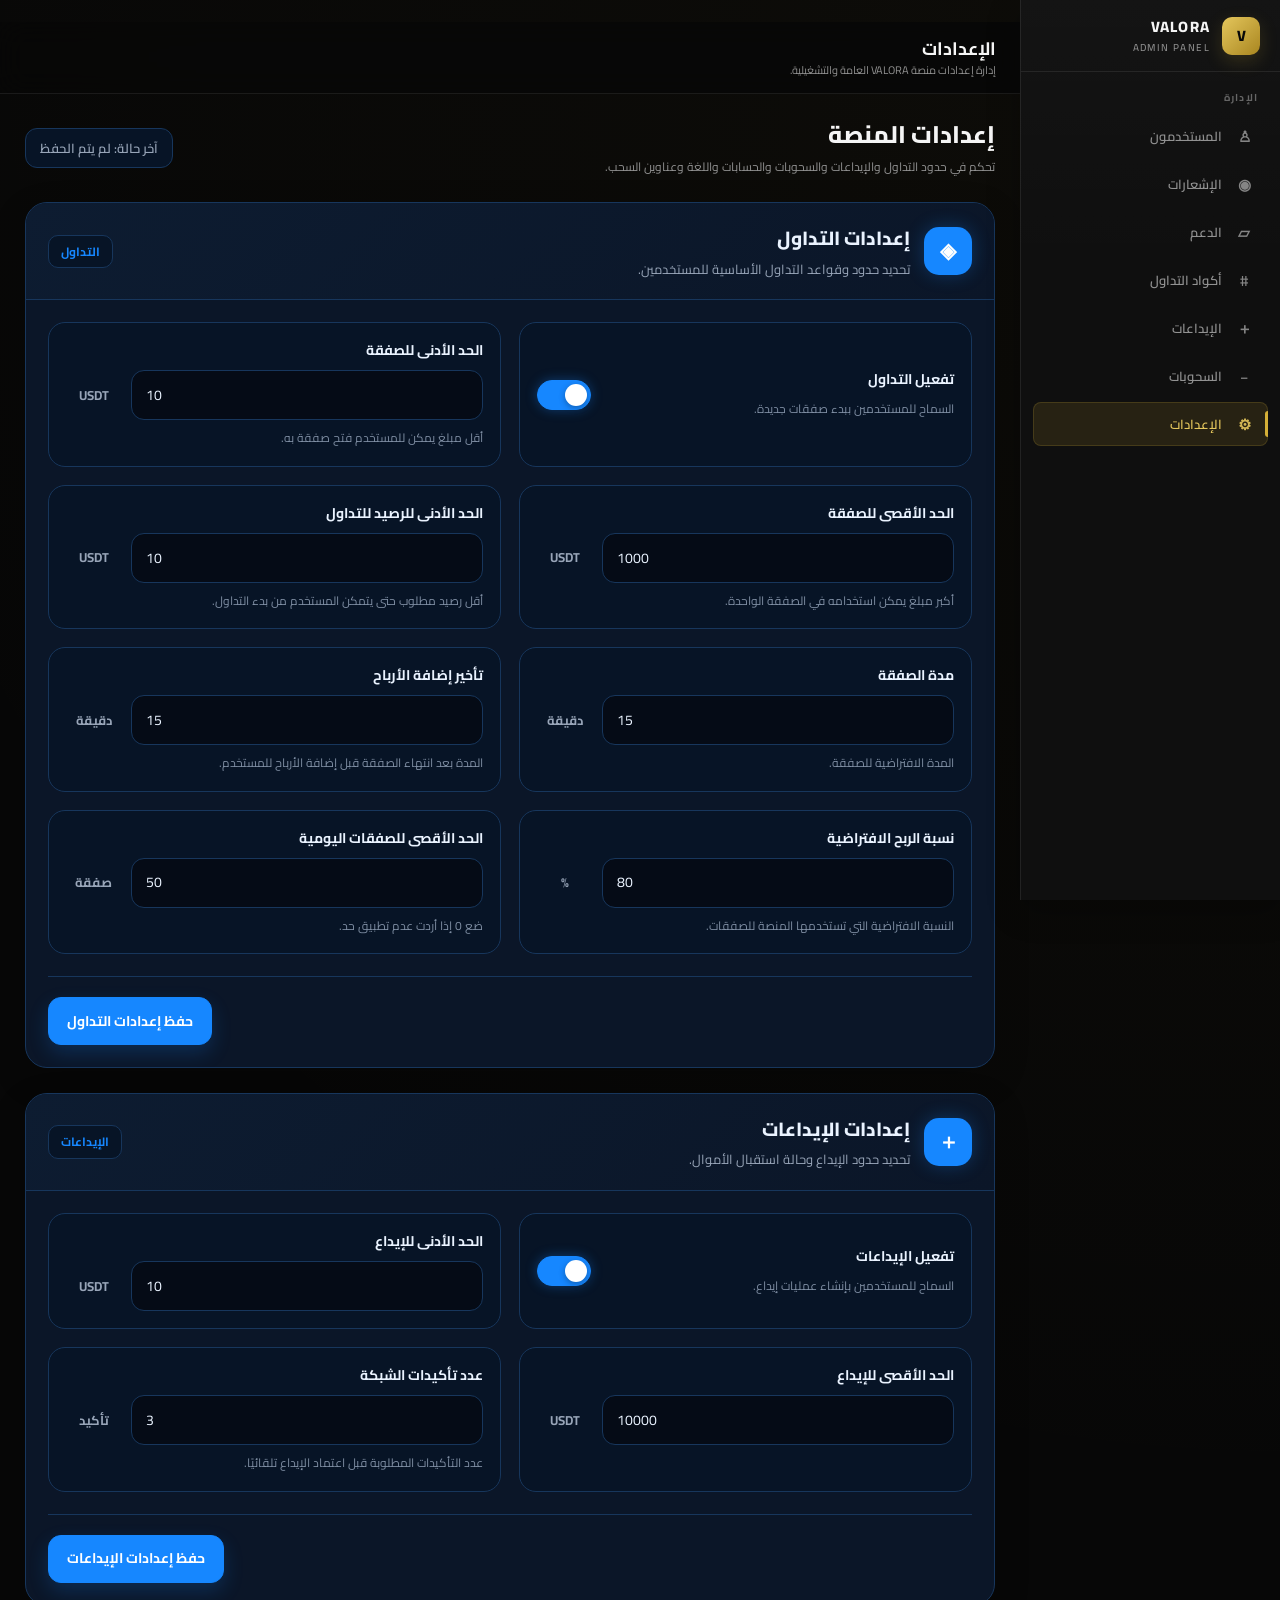
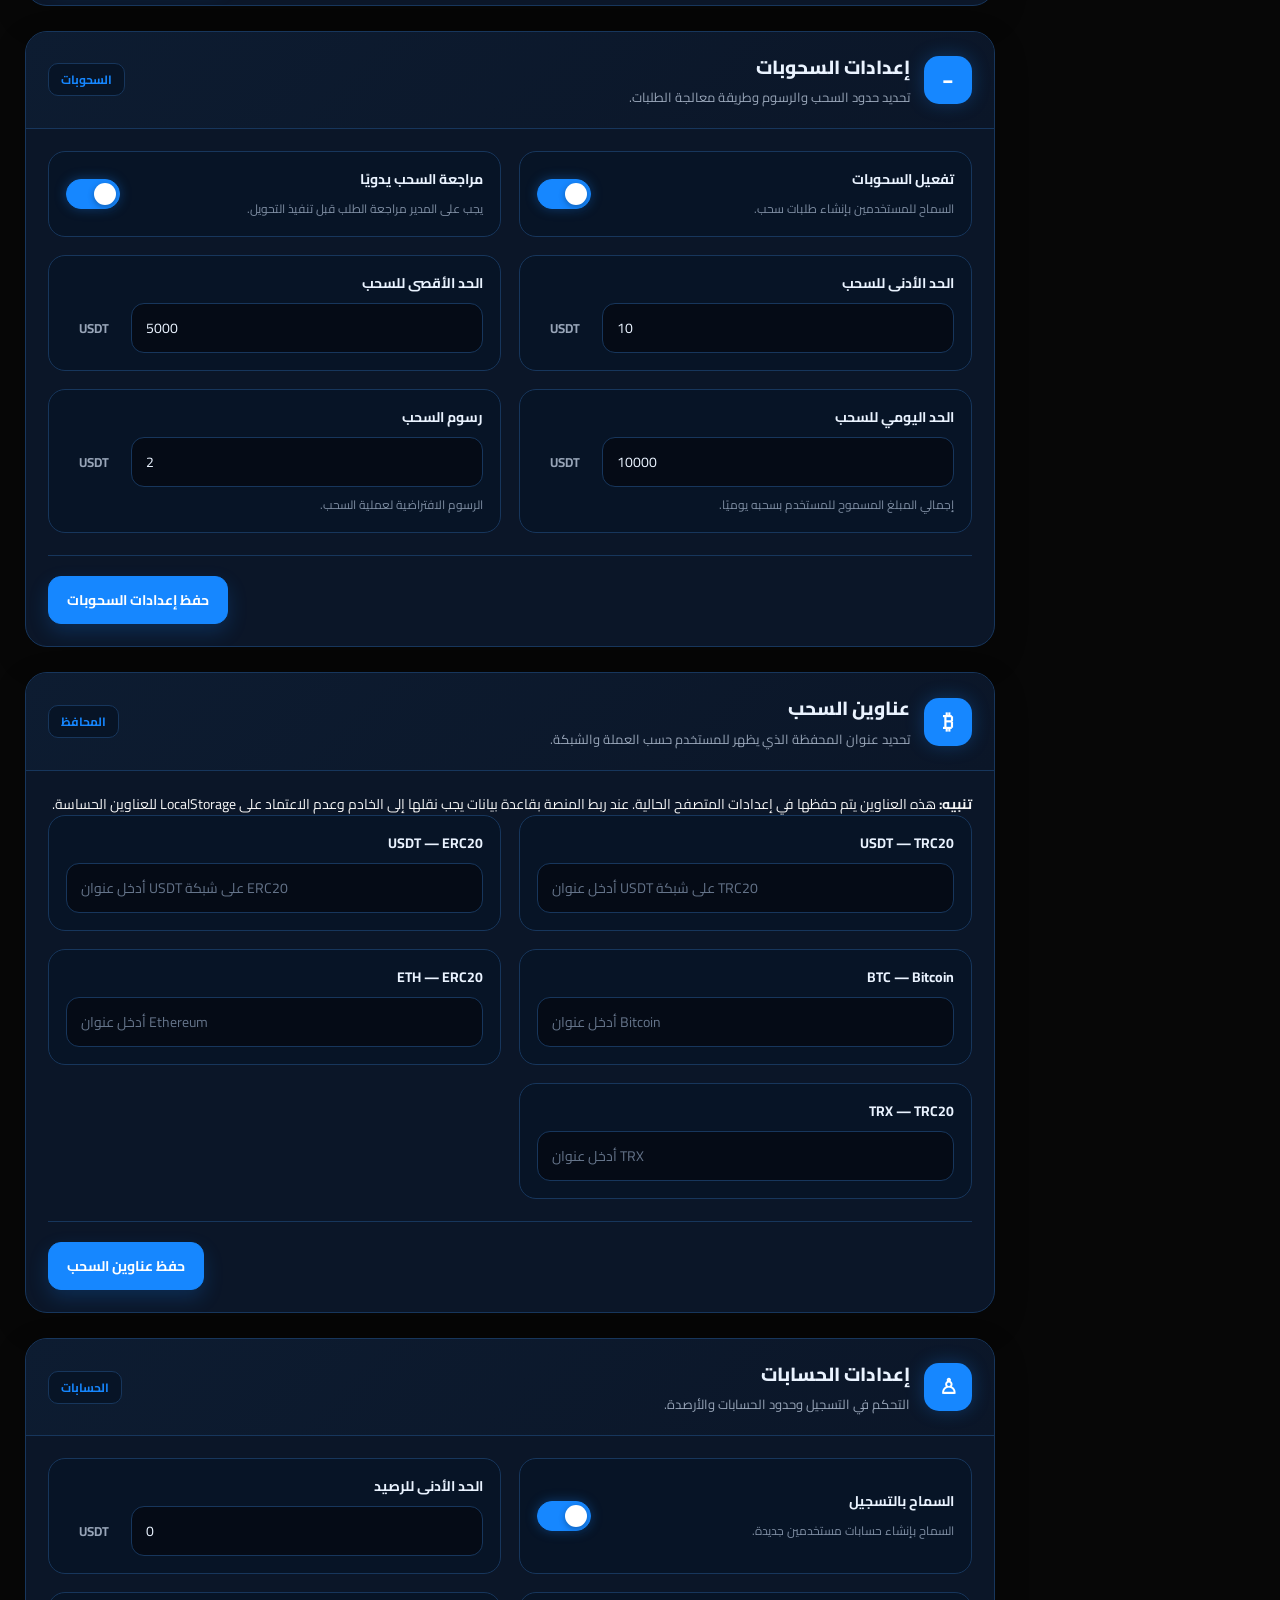
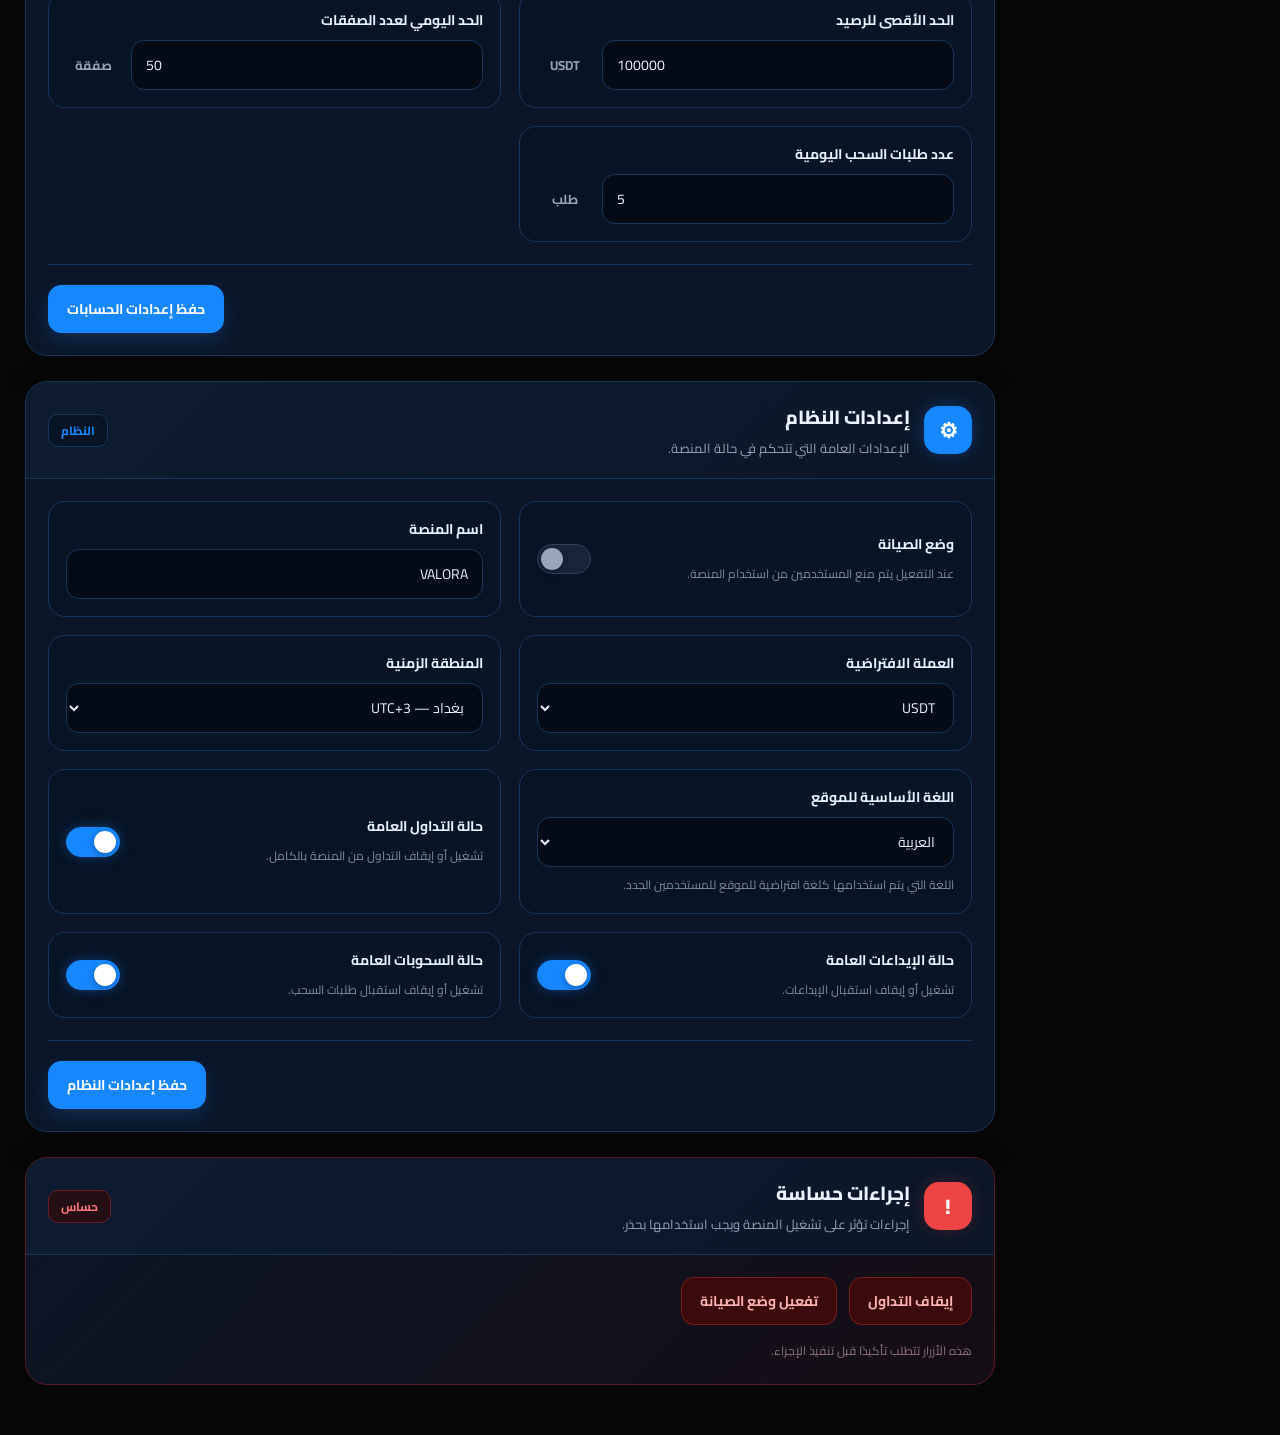
<file: settings.html>
ملف settings.html

<!DOCTYPE html>
<html lang="ar" dir="rtl">

<head>

    <meta charset="UTF-8">

    <meta
        name="viewport"
        content="width=device-width, initial-scale=1.0"
    >

    <title>VALORA ADMIN — الإعدادات</title>


    <!-- FONT -->

    <link
        href="https://fonts.googleapis.com/css2?family=Cairo:wght@400;600;700;800&display=swap"
        rel="stylesheet"
    >


    <!-- ADMIN LAYOUT -->

    <link
        rel="stylesheet"
        href="css/admin-layout.css"
    >


    <!-- SETTINGS -->

    <link
        rel="stylesheet"
        href="css/settings.css"
    >

</head>


<body>


<div class="admin-app">

<div class="admin-layout">


<!-- =====================================================
     SIDEBAR
===================================================== -->

<aside class="admin-sidebar">

    <div class="admin-brand">

        <div class="admin-brand-mark">
            V
        </div>

        <div>

            <h1 class="admin-brand-title">
                VALORA
            </h1>

            <p class="admin-brand-subtitle">
                Admin Panel
            </p>

        </div>

    </div>


    <nav class="admin-nav">

        <div class="admin-nav-section">
            الإدارة
        </div>


        <ul class="admin-nav-list">

            <li class="admin-nav-item">
                <a href="users.html" class="admin-nav-link">
                    <span class="admin-nav-icon">♙</span>
                    المستخدمون
                </a>
            </li>


            <li class="admin-nav-item">
                <a href="notifications.html" class="admin-nav-link">
                    <span class="admin-nav-icon">◉</span>
                    الإشعارات
                </a>
            </li>


            <li class="admin-nav-item">
                <a href="messages.html" class="admin-nav-link">
                    <span class="admin-nav-icon">▱</span>
                    الدعم
                </a>
            </li>


            <li class="admin-nav-item">
                <a href="trade-codes.html" class="admin-nav-link">
                    <span class="admin-nav-icon">#</span>
                    أكواد التداول
                </a>
            </li>


            <li class="admin-nav-item">
                <a href="deposits.html" class="admin-nav-link">
                    <span class="admin-nav-icon">＋</span>
                    الإيداعات
                </a>
            </li>


            <li class="admin-nav-item">
                <a href="withdrawals.html" class="admin-nav-link">
                    <span class="admin-nav-icon">−</span>
                    السحوبات
                </a>
            </li>


            <li class="admin-nav-item">
                <a
                    href="settings.html"
                    class="admin-nav-link active"
                >
                    <span class="admin-nav-icon">⚙</span>
                    الإعدادات
                </a>
            </li>

        </ul>

    </nav>

</aside>


<!-- =====================================================
     MAIN
===================================================== -->

<section class="admin-main">


<header class="admin-header">

    <div class="admin-page-heading">

        <h2 class="admin-page-title">
            الإعدادات
        </h2>

        <p class="admin-page-description">
            إدارة إعدادات منصة VALORA العامة والتشغيلية.
        </p>

    </div>

</header>


<main class="admin-content">


<!-- =====================================================
     PAGE HEADER
===================================================== -->

<div class="admin-content-header">

    <div>

        <h1 class="admin-page-title">
            إعدادات المنصة
        </h1>

        <p class="admin-page-description">
            تحكم في حدود التداول والإيداعات والسحوبات والحسابات واللغة وعناوين السحب.
        </p>

    </div>


    <div class="settings-header-status">

        <span
            id="settingsSaveStatus"
            class="settings-save-status"
        >
            آخر حالة: لم يتم الحفظ
        </span>

    </div>

</div>


<!-- =====================================================
     TRADING SETTINGS
===================================================== -->

<section
    class="admin-card settings-card"
    id="tradingSettings"
>

    <div class="admin-card-header">

        <div class="settings-card-heading">

            <div class="settings-card-icon">
                ◈
            </div>

            <div>

                <h2 class="admin-card-title">
                    إعدادات التداول
                </h2>

                <p class="admin-card-description">
                    تحديد حدود وقواعد التداول الأساسية للمستخدمين.
                </p>

            </div>

        </div>

        <span class="settings-section-badge">
            التداول
        </span>

    </div>


    <div class="admin-card-body">

        <div class="settings-grid">

            <div class="settings-field settings-field-toggle">

                <div class="settings-field-content">

                    <label
                        for="tradingEnabled"
                        class="settings-label"
                    >
                        تفعيل التداول
                    </label>

                    <p class="settings-help">
                        السماح للمستخدمين ببدء صفقات جديدة.
                    </p>

                </div>

                <label class="settings-switch">

                    <input
                        type="checkbox"
                        id="tradingEnabled"
                        checked
                    >

                    <span class="settings-switch-slider"></span>

                </label>

            </div>


            <div class="settings-field">

                <label
                    for="minimumTradeAmount"
                    class="settings-label"
                >
                    الحد الأدنى للصفقة
                </label>

                <div class="settings-input-group">

                    <input
                        type="number"
                        id="minimumTradeAmount"
                        class="settings-input"
                        value="10"
                        min="0"
                        step="0.01"
                    >

                    <span>USDT</span>

                </div>

                <p class="settings-help">
                    أقل مبلغ يمكن للمستخدم فتح صفقة به.
                </p>

            </div>


            <div class="settings-field">

                <label
                    for="maximumTradeAmount"
                    class="settings-label"
                >
                    الحد الأقصى للصفقة
                </label>

                <div class="settings-input-group">

                    <input
                        type="number"
                        id="maximumTradeAmount"
                        class="settings-input"
                        value="1000"
                        min="0"
                        step="0.01"
                    >

                    <span>USDT</span>

                </div>

                <p class="settings-help">
                    أكبر مبلغ يمكن استخدامه في الصفقة الواحدة.
                </p>

            </div>


            <div class="settings-field">

                <label
                    for="minimumTradingBalance"
                    class="settings-label"
                >
                    الحد الأدنى للرصيد للتداول
                </label>

                <div class="settings-input-group">

                    <input
                        type="number"
                        id="minimumTradingBalance"
                        class="settings-input"
                        value="10"
                        min="0"
                        step="0.01"
                    >

                    <span>USDT</span>

                </div>

                <p class="settings-help">
                    أقل رصيد مطلوب حتى يتمكن المستخدم من بدء التداول.
                </p>

            </div>


            <div class="settings-field">

                <label
                    for="tradeDuration"
                    class="settings-label"
                >
                    مدة الصفقة
                </label>

                <div class="settings-input-group">

                    <input
                        type="number"
                        id="tradeDuration"
                        class="settings-input"
                        value="15"
                        min="1"
                        step="1"
                    >

                    <span>دقيقة</span>

                </div>

                <p class="settings-help">
                    المدة الافتراضية للصفقة.
                </p>

            </div>


            <div class="settings-field">

                <label
                    for="profitReleaseDelay"
                    class="settings-label"
                >
                    تأخير إضافة الأرباح
                </label>

                <div class="settings-input-group">

                    <input
                        type="number"
                        id="profitReleaseDelay"
                        class="settings-input"
                        value="15"
                        min="0"
                        step="1"
                    >

                    <span>دقيقة</span>

                </div>

                <p class="settings-help">
                    المدة بعد انتهاء الصفقة قبل إضافة الأرباح للمستخدم.
                </p>

            </div>


            <div class="settings-field">

                <label
                    for="defaultProfitRate"
                    class="settings-label"
                >
                    نسبة الربح الافتراضية
                </label>

                <div class="settings-input-group">

                    <input
                        type="number"
                        id="defaultProfitRate"
                        class="settings-input"
                        value="80"
                        min="0"
                        max="100"
                        step="0.01"
                    >

                    <span>%</span>

                </div>

                <p class="settings-help">
                    النسبة الافتراضية التي تستخدمها المنصة للصفقات.
                </p>

            </div>


            <div class="settings-field">

                <label
                    for="dailyTradeLimit"
                    class="settings-label"
                >
                    الحد الأقصى للصفقات اليومية
                </label>

                <div class="settings-input-group">

                    <input
                        type="number"
                        id="dailyTradeLimit"
                        class="settings-input"
                        value="50"
                        min="0"
                        step="1"
                    >

                    <span>صفقة</span>

                </div>

                <p class="settings-help">
                    ضع 0 إذا أردت عدم تطبيق حد.
                </p>

            </div>

        </div>


        <div class="settings-card-actions">

            <button
                type="button"
                class="admin-btn admin-btn-primary settings-save-button"
                data-section="trading"
            >
                حفظ إعدادات التداول
            </button>

        </div>

    </div>

</section>


<!-- =====================================================
     DEPOSIT SETTINGS
===================================================== -->

<section
    class="admin-card settings-card"
    id="depositSettings"
>

    <div class="admin-card-header">

        <div class="settings-card-heading">

            <div class="settings-card-icon">
                ＋
            </div>

            <div>

                <h2 class="admin-card-title">
                    إعدادات الإيداعات
                </h2>

                <p class="admin-card-description">
                    تحديد حدود الإيداع وحالة استقبال الأموال.
                </p>

            </div>

        </div>

        <span class="settings-section-badge">
            الإيداعات
        </span>

    </div>


    <div class="admin-card-body">

        <div class="settings-grid">

            <div class="settings-field settings-field-toggle">

                <div class="settings-field-content">

                    <label
                        for="depositsEnabled"
                        class="settings-label"
                    >
                        تفعيل الإيداعات
                    </label>

                    <p class="settings-help">
                        السماح للمستخدمين بإنشاء عمليات إيداع.
                    </p>

                </div>

                <label class="settings-switch">

                    <input
                        type="checkbox"
                        id="depositsEnabled"
                        checked
                    >

                    <span class="settings-switch-slider"></span>

                </label>

            </div>


            <div class="settings-field">

                <label
                    for="minimumDepositAmount"
                    class="settings-label"
                >
                    الحد الأدنى للإيداع
                </label>

                <div class="settings-input-group">

                    <input
                        type="number"
                        id="minimumDepositAmount"
                        class="settings-input"
                        value="10"
                        min="0"
                        step="0.01"
                    >

                    <span>USDT</span>

                </div>

            </div>


            <div class="settings-field">

                <label
                    for="maximumDepositAmount"
                    class="settings-label"
                >
                    الحد الأقصى للإيداع
                </label>

                <div class="settings-input-group">

                    <input
                        type="number"
                        id="maximumDepositAmount"
                        class="settings-input"
                        value="10000"
                        min="0"
                        step="0.01"
                    >

                    <span>USDT</span>

                </div>

            </div>


            <div class="settings-field">

                <label
                    for="requiredDepositConfirmations"
                    class="settings-label"
                >
                    عدد تأكيدات الشبكة
                </label>

                <div class="settings-input-group">

                    <input
                        type="number"
                        id="requiredDepositConfirmations"
                        class="settings-input"
                        value="3"
                        min="0"
                        step="1"
                    >

                    <span>تأكيد</span>

                </div>

                <p class="settings-help">
                    عدد التأكيدات المطلوبة قبل اعتماد الإيداع تلقائيًا.
                </p>

            </div>

        </div>


        <div class="settings-card-actions">

            <button
                type="button"
                class="admin-btn admin-btn-primary settings-save-button"
                data-section="deposits"
            >
                حفظ إعدادات الإيداعات
            </button>

        </div>

    </div>

</section>


<!-- =====================================================
     WITHDRAWAL SETTINGS
===================================================== -->

<section
    class="admin-card settings-card"
    id="withdrawalSettings"
>

    <div class="admin-card-header">

        <div class="settings-card-heading">

            <div class="settings-card-icon">
                −
            </div>

            <div>

                <h2 class="admin-card-title">
                    إعدادات السحوبات
                </h2>

                <p class="admin-card-description">
                    تحديد حدود السحب والرسوم وطريقة معالجة الطلبات.
                </p>

            </div>

        </div>

        <span class="settings-section-badge">
            السحوبات
        </span>

    </div>


    <div class="admin-card-body">

        <div class="settings-grid">

            <div class="settings-field settings-field-toggle">

                <div class="settings-field-content">

                    <label
                        for="withdrawalsEnabled"
                        class="settings-label"
                    >
                        تفعيل السحوبات
                    </label>

                    <p class="settings-help">
                        السماح للمستخدمين بإنشاء طلبات سحب.
                    </p>

                </div>

                <label class="settings-switch">

                    <input
                        type="checkbox"
                        id="withdrawalsEnabled"
                        checked
                    >

                    <span class="settings-switch-slider"></span>

                </label>

            </div>


            <div class="settings-field settings-field-toggle">

                <div class="settings-field-content">

                    <label
                        for="withdrawalsManualReview"
                        class="settings-label"
                    >
                        مراجعة السحب يدويًا
                    </label>

                    <p class="settings-help">
                        يجب على المدير مراجعة الطلب قبل تنفيذ التحويل.
                    </p>

                </div>

                <label class="settings-switch">

                    <input
                        type="checkbox"
                        id="withdrawalsManualReview"
                        checked
                    >

                    <span class="settings-switch-slider"></span>

                </label>

            </div>


            <div class="settings-field">

                <label
                    for="minimumWithdrawalAmount"
                    class="settings-label"
                >
                    الحد الأدنى للسحب
                </label>

                <div class="settings-input-group">

                    <input
                        type="number"
                        id="minimumWithdrawalAmount"
                        class="settings-input"
                        value="10"
                        min="0"
                        step="0.01"
                    >

                    <span>USDT</span>

                </div>

            </div>


            <div class="settings-field">

                <label
                    for="maximumWithdrawalAmount"
                    class="settings-label"
                >
                    الحد الأقصى للسحب
                </label>

                <div class="settings-input-group">

                    <input
                        type="number"
                        id="maximumWithdrawalAmount"
                        class="settings-input"
                        value="5000"
                        min="0"
                        step="0.01"
                    >

                    <span>USDT</span>

                </div>

            </div>


            <div class="settings-field">

                <label
                    for="dailyWithdrawalLimit"
                    class="settings-label"
                >
                    الحد اليومي للسحب
                </label>

                <div class="settings-input-group">

                    <input
                        type="number"
                        id="dailyWithdrawalLimit"
                        class="settings-input"
                        value="10000"
                        min="0"
                        step="0.01"
                    >

                    <span>USDT</span>

                </div>

                <p class="settings-help">
                    إجمالي المبلغ المسموح للمستخدم بسحبه يوميًا.
                </p>

            </div>


            <div class="settings-field">

                <label
                    for="withdrawalFee"
                    class="settings-label"
                >
                    رسوم السحب
                </label>

                <div class="settings-input-group">

                    <input
                        type="number"
                        id="withdrawalFee"
                        class="settings-input"
                        value="2"
                        min="0"
                        step="0.01"
                    >

                    <span>USDT</span>

                </div>

                <p class="settings-help">
                    الرسوم الافتراضية لعملية السحب.
                </p>

            </div>

        </div>


        <div class="settings-card-actions">

            <button
                type="button"
                class="admin-btn admin-btn-primary settings-save-button"
                data-section="withdrawals"
            >
                حفظ إعدادات السحوبات
            </button>

        </div>

    </div>

</section>


<!-- =====================================================
     WITHDRAWAL ADDRESSES
===================================================== -->

<section
    class="admin-card settings-card"
    id="withdrawalAddressesSettings"
>

    <div class="admin-card-header">

        <div class="settings-card-heading">

            <div class="settings-card-icon">
                ₿
            </div>

            <div>

                <h2 class="admin-card-title">
                    عناوين السحب
                </h2>

                <p class="admin-card-description">
                    تحديد عنوان المحفظة الذي يظهر للمستخدم حسب العملة والشبكة.
                </p>

            </div>

        </div>

        <span class="settings-section-badge">
            المحافظ
        </span>

    </div>


    <div class="admin-card-body">

        <div class="settings-address-note">
            <strong>تنبيه:</strong>
            هذه العناوين يتم حفظها في إعدادات المتصفح الحالية.
            عند ربط المنصة بقاعدة بيانات يجب نقلها إلى الخادم وعدم الاعتماد على LocalStorage للعناوين الحساسة.
        </div>


        <div class="settings-grid">


            <!-- USDT TRC20 -->

            <div class="settings-field">

                <label
                    for="withdrawAddressUSDTTRC20"
                    class="settings-label"
                >
                    USDT — TRC20
                </label>

                <input
                    type="text"
                    id="withdrawAddressUSDTTRC20"
                    class="settings-input settings-address-input"
                    placeholder="أدخل عنوان USDT على شبكة TRC20"
                    dir="ltr"
                    autocomplete="off"
                    spellcheck="false"
                >

            </div>


            <!-- USDT ERC20 -->

            <div class="settings-field">

                <label
                    for="withdrawAddressUSDTERC20"
                    class="settings-label"
                >
                    USDT — ERC20
                </label>

                <input
                    type="text"
                    id="withdrawAddressUSDTERC20"
                    class="settings-input settings-address-input"
                    placeholder="أدخل عنوان USDT على شبكة ERC20"
                    dir="ltr"
                    autocomplete="off"
                    spellcheck="false"
                >

            </div>


            <!-- BTC -->

            <div class="settings-field">

                <label
                    for="withdrawAddressBTC"
                    class="settings-label"
                >
                    BTC — Bitcoin
                </label>

                <input
                    type="text"
                    id="withdrawAddressBTC"
                    class="settings-input settings-address-input"
                    placeholder="أدخل عنوان Bitcoin"
                    dir="ltr"
                    autocomplete="off"
                    spellcheck="false"
                >

            </div>


            <!-- ETH -->

            <div class="settings-field">

                <label
                    for="withdrawAddressETH"
                    class="settings-label"
                >
                    ETH — ERC20
                </label>

                <input
                    type="text"
                    id="withdrawAddressETH"
                    class="settings-input settings-address-input"
                    placeholder="أدخل عنوان Ethereum"
                    dir="ltr"
                    autocomplete="off"
                    spellcheck="false"
                >

            </div>


            <!-- TRX -->

            <div class="settings-field">

                <label
                    for="withdrawAddressTRX"
                    class="settings-label"
                >
                    TRX — TRC20
                </label>

                <input
                    type="text"
                    id="withdrawAddressTRX"
                    class="settings-input settings-address-input"
                    placeholder="أدخل عنوان TRX"
                    dir="ltr"
                    autocomplete="off"
                    spellcheck="false"
                >

            </div>


        </div>


        <div class="settings-card-actions">

            <button
                type="button"
                class="admin-btn admin-btn-primary settings-save-button"
                data-section="withdrawalAddresses"
            >
                حفظ عناوين السحب
            </button>

        </div>

    </div>

</section>


<!-- =====================================================
     ACCOUNT SETTINGS
===================================================== -->

<section
    class="admin-card settings-card"
    id="accountSettings"
>

    <div class="admin-card-header">

        <div class="settings-card-heading">

            <div class="settings-card-icon">
                ♙
            </div>

            <div>

                <h2 class="admin-card-title">
                    إعدادات الحسابات
                </h2>

                <p class="admin-card-description">
                    التحكم في التسجيل وحدود الحسابات والأرصدة.
                </p>

            </div>

        </div>

        <span class="settings-section-badge">
            الحسابات
        </span>

    </div>


    <div class="admin-card-body">

        <div class="settings-grid">

            <div class="settings-field settings-field-toggle">

                <div class="settings-field-content">

                    <label
                        for="registrationEnabled"
                        class="settings-label"
                    >
                        السماح بالتسجيل
                    </label>

                    <p class="settings-help">
                        السماح بإنشاء حسابات مستخدمين جديدة.
                    </p>

                </div>

                <label class="settings-switch">

                    <input
                        type="checkbox"
                        id="registrationEnabled"
                        checked
                    >

                    <span class="settings-switch-slider"></span>

                </label>

            </div>


            <div class="settings-field">

                <label
                    for="minimumAccountBalance"
                    class="settings-label"
                >
                    الحد الأدنى للرصيد
                </label>

                <div class="settings-input-group">

                    <input
                        type="number"
                        id="minimumAccountBalance"
                        class="settings-input"
                        value="0"
                        min="0"
                        step="0.01"
                    >

                    <span>USDT</span>

                </div>

            </div>


            <div class="settings-field">

                <label
                    for="maximumAccountBalance"
                    class="settings-label"
                >
                    الحد الأقصى للرصيد
                </label>

                <div class="settings-input-group">

                    <input
                        type="number"
                        id="maximumAccountBalance"
                        class="settings-input"
                        value="100000"
                        min="0"
                        step="0.01"
                    >

                    <span>USDT</span>

                </div>

            </div>


            <div class="settings-field">

                <label
                    for="accountDailyTradeLimit"
                    class="settings-label"
                >
                    الحد اليومي لعدد الصفقات
                </label>

                <div class="settings-input-group">

                    <input
                        type="number"
                        id="accountDailyTradeLimit"
                        class="settings-input"
                        value="50"
                        min="0"
                        step="1"
                    >

                    <span>صفقة</span>

                </div>

            </div>


            <div class="settings-field">

                <label
                    for="dailyWithdrawalRequestsLimit"
                    class="settings-label"
                >
                    عدد طلبات السحب اليومية
                </label>

                <div class="settings-input-group">

                    <input
                        type="number"
                        id="dailyWithdrawalRequestsLimit"
                        class="settings-input"
                        value="5"
                        min="0"
                        step="1"
                    >

                    <span>طلب</span>

                </div>

            </div>

        </div>


        <div class="settings-card-actions">

            <button
                type="button"
                class="admin-btn admin-btn-primary settings-save-button"
                data-section="accounts"
            >
                حفظ إعدادات الحسابات
            </button>

        </div>

    </div>

</section>


<!-- =====================================================
     SYSTEM SETTINGS
===================================================== -->

<section
    class="admin-card settings-card"
    id="systemSettings"
>

    <div class="admin-card-header">

        <div class="settings-card-heading">

            <div class="settings-card-icon">
                ⚙
            </div>

            <div>

                <h2 class="admin-card-title">
                    إعدادات النظام
                </h2>

                <p class="admin-card-description">
                    الإعدادات العامة التي تتحكم في حالة المنصة.
                </p>

            </div>

        </div>

        <span class="settings-section-badge">
            النظام
        </span>

    </div>


    <div class="admin-card-body">

        <div class="settings-grid">


            <div class="settings-field settings-field-toggle">

                <div class="settings-field-content">

                    <label
                        for="maintenanceMode"
                        class="settings-label"
                    >
                        وضع الصيانة
                    </label>

                    <p class="settings-help">
                        عند التفعيل يتم منع المستخدمين من استخدام المنصة.
                    </p>

                </div>

                <label class="settings-switch">

                    <input
                        type="checkbox"
                        id="maintenanceMode"
                    >

                    <span class="settings-switch-slider"></span>

                </label>

            </div>


            <div class="settings-field">

                <label
                    for="platformName"
                    class="settings-label"
                >
                    اسم المنصة
                </label>

                <input
                    type="text"
                    id="platformName"
                    class="settings-input"
                    value="VALORA"
                >

            </div>


            <div class="settings-field">

                <label
                    for="defaultCurrency"
                    class="settings-label"
                >
                    العملة الافتراضية
                </label>

                <select
                    id="defaultCurrency"
                    class="settings-input"
                >

                    <option value="USDT" selected>
                        USDT
                    </option>

                    <option value="USD">
                        USD
                    </option>

                    <option value="EUR">
                        EUR
                    </option>

                </select>

            </div>


            <div class="settings-field">

                <label
                    for="platformTimezone"
                    class="settings-label"
                >
                    المنطقة الزمنية
                </label>

                <select
                    id="platformTimezone"
                    class="settings-input"
                >

                    <option value="UTC">
                        UTC
                    </option>

                    <option
                        value="Asia/Baghdad"
                        selected
                    >
                        بغداد — UTC+3
                    </option>

                    <option value="Asia/Riyadh">
                        الرياض — UTC+3
                    </option>

                    <option value="Europe/Istanbul">
                        إسطنبول — UTC+3
                    </option>

                </select>

            </div>


            <!-- MAIN LANGUAGE -->

            <div class="settings-field settings-language-field">

                <label
                    for="siteDefaultLanguage"
                    class="settings-label"
                >
                    اللغة الأساسية للموقع
                </label>

                <select
                    id="siteDefaultLanguage"
                    class="settings-input"
                >

                    <option value="ar">
                        العربية
                    </option>

                    <option value="en">
                        English
                    </option>

                </select>

                <p class="settings-help">
                    اللغة التي يتم استخدامها كلغة افتراضية للموقع للمستخدمين الجدد.
                </p>

            </div>


            <div class="settings-field settings-field-toggle">

                <div class="settings-field-content">

                    <label
                        for="globalTradingStatus"
                        class="settings-label"
                    >
                        حالة التداول العامة
                    </label>

                    <p class="settings-help">
                        تشغيل أو إيقاف التداول من المنصة بالكامل.
                    </p>

                </div>

                <label class="settings-switch">

                    <input
                        type="checkbox"
                        id="globalTradingStatus"
                        checked
                    >

                    <span class="settings-switch-slider"></span>

                </label>

            </div>


            <div class="settings-field settings-field-toggle">

                <div class="settings-field-content">

                    <label
                        for="globalDepositsStatus"
                        class="settings-label"
                    >
                        حالة الإيداعات العامة
                    </label>

                    <p class="settings-help">
                        تشغيل أو إيقاف استقبال الإيداعات.
                    </p>

                </div>

                <label class="settings-switch">

                    <input
                        type="checkbox"
                        id="globalDepositsStatus"
                        checked
                    >

                    <span class="settings-switch-slider"></span>

                </label>

            </div>


            <div class="settings-field settings-field-toggle">

                <div class="settings-field-content">

                    <label
                        for="globalWithdrawalsStatus"
                        class="settings-label"
                    >
                        حالة السحوبات العامة
                    </label>

                    <p class="settings-help">
                        تشغيل أو إيقاف استقبال طلبات السحب.
                    </p>

                </div>

                <label class="settings-switch">

                    <input
                        type="checkbox"
                        id="globalWithdrawalsStatus"
                        checked
                    >

                    <span class="settings-switch-slider"></span>

                </label>

            </div>

        </div>


        <div class="settings-card-actions">

            <button
                type="button"
                class="admin-btn admin-btn-primary settings-save-button"
                data-section="system"
            >
                حفظ إعدادات النظام
            </button>

        </div>

    </div>

</section>


<!-- =====================================================
     DANGER ZONE
===================================================== -->

<section
    class="admin-card settings-card settings-danger-card"
>

    <div class="admin-card-header">

        <div class="settings-card-heading">

            <div class="settings-card-icon">
                !
            </div>

            <div>

                <h2 class="admin-card-title">
                    إجراءات حساسة
                </h2>

                <p class="admin-card-description">
                    إجراءات تؤثر على تشغيل المنصة ويجب استخدامها بحذر.
                </p>

            </div>

        </div>

        <span class="settings-section-badge settings-danger-badge">
            حساس
        </span>

    </div>


    <div class="admin-card-body">

        <div class="settings-danger-actions">

            <button
                type="button"
                id="disableAllTrading"
                class="admin-btn admin-btn-danger"
            >
                إيقاف التداول
            </button>


            <button
                type="button"
                id="enableMaintenance"
                class="admin-btn admin-btn-danger"
            >
                تفعيل وضع الصيانة
            </button>

        </div>


        <p class="settings-danger-note">
            هذه الأزرار تتطلب تأكيدًا قبل تنفيذ الإجراء.
        </p>

    </div>

</section>


</main>

</section>

</div>

</div>


<script src="js/settings.js"></script>

</body>

    </html>
</file>
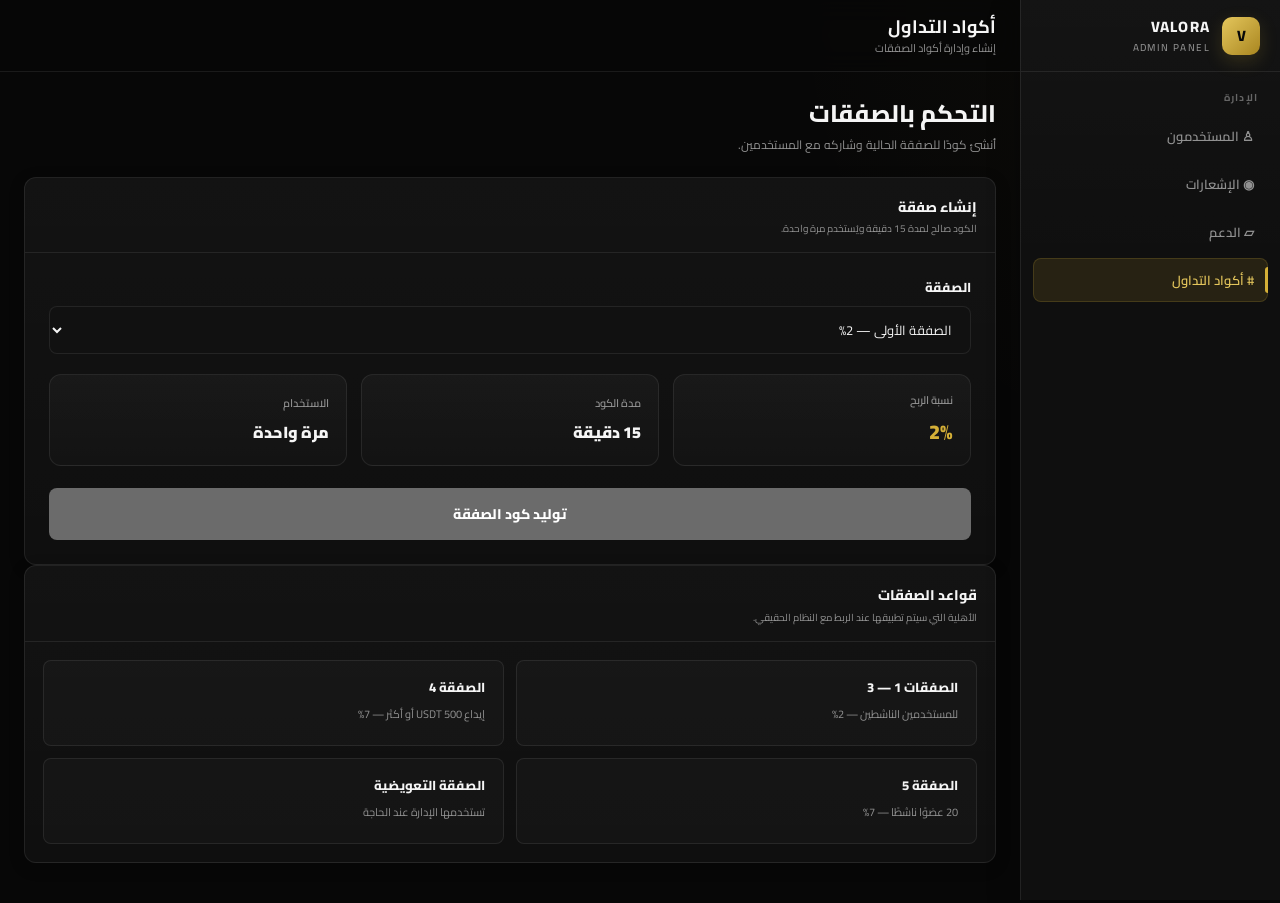
<file: trade-codes.html>
<!DOCTYPE html>
<html lang="ar" dir="rtl">

<head>

<meta charset="UTF-8">

<meta
    name="viewport"
    content="width=device-width, initial-scale=1.0"
>

<title>VALORA ADMIN — أكواد التداول</title>

<link
    href="https://fonts.googleapis.com/css2?family=Cairo:wght@400;600;700;800&display=swap"
    rel="stylesheet"
>

<link
    rel="stylesheet"
    href="css/admin-layout.css"
>

<link
    rel="stylesheet"
    href="css/trade-codes.css"
>

</head>


<body>

<div class="admin-app">

<div class="admin-layout">


<!-- SIDEBAR -->

<aside class="admin-sidebar">

<div class="admin-brand">

<div class="admin-brand-mark">
V
</div>

<div>

<h1 class="admin-brand-title">
VALORA
</h1>

<p class="admin-brand-subtitle">
Admin Panel
</p>

</div>

</div>


<nav class="admin-nav">

<div class="admin-nav-section">
الإدارة
</div>

<ul class="admin-nav-list">

<li class="admin-nav-item">
<a
    href="users.html"
    class="admin-nav-link"
>
♙
المستخدمون
</a>
</li>


<li class="admin-nav-item">
<a
    href="notifications.html"
    class="admin-nav-link"
>
◉
الإشعارات
</a>
</li>


<li class="admin-nav-item">
<a
    href="messages.html"
    class="admin-nav-link"
>
▱
الدعم
</a>
</li>


<li class="admin-nav-item">
<a
    href="trade-codes.html"
    class="admin-nav-link active"
>
#
أكواد التداول
</a>
</li>

</ul>

</nav>

</aside>



<!-- MAIN -->

<section class="admin-main">


<header class="admin-header">

<div class="admin-page-heading">

<h2 class="admin-page-title">
أكواد التداول
</h2>

<p class="admin-page-description">
إنشاء وإدارة أكواد الصفقات
</p>

</div>

</header>



<main class="admin-content">


<div class="admin-content-header">

<div>

<h1 class="admin-page-title">
التحكم بالصفقات
</h1>

<p class="admin-page-description">
أنشئ كودًا للصفقة الحالية وشاركه مع المستخدمين.
</p>

</div>

</div>



<!-- TRADE CONTROL -->

<section class="admin-card trade-control-card">


<div class="admin-card-header">

<div>

<h2 class="admin-card-title">
إنشاء صفقة
</h2>

<p class="admin-card-description">
الكود صالح لمدة 15 دقيقة ويُستخدم مرة واحدة.
</p>

</div>

</div>



<div class="admin-card-body">


<div class="trade-field">

<label for="tradeType">
الصفقة
</label>

<select id="tradeType">

<option value="1">
الصفقة الأولى — 2%
</option>

<option value="2">
الصفقة الثانية — 2%
</option>

<option value="3">
الصفقة الثالثة — 2%
</option>

<option value="4">
الصفقة الرابعة — 7% — إيداع 500+
</option>

<option value="5">
الصفقة الخامسة — 7% — 20 عضو ناشط
</option>

<option value="bonus">
صفقة تعويضية
</option>

</select>

</div>



<div class="trade-info-grid">


<div class="trade-info-box">

<span>
نسبة الربح
</span>

<strong id="tradeProfit">
2%
</strong>

</div>



<div class="trade-info-box">

<span>
مدة الكود
</span>

<strong>
15 دقيقة
</strong>

</div>



<div class="trade-info-box">

<span>
الاستخدام
</span>

<strong>
مرة واحدة
</strong>

</div>


</div>



<button
    type="button"
    id="generateCode"
    class="admin-btn admin-btn-primary trade-generate-button"
>
توليد كود الصفقة
</button>


</div>

</section>



<!-- GENERATED CODE -->

<section
    class="admin-card trade-generated-card"
    id="generatedCodeCard"
    hidden
>


<div class="admin-card-header">

<div>

<h2 class="admin-card-title">
الكود الحالي
</h2>

<p class="admin-card-description">
انسخ الكود وشاركه مع المستخدمين.
</p>

</div>

</div>



<div class="admin-card-body">


<div class="trade-code-display">

<span>
كود الصفقة
</span>

<strong
    id="generatedCode"
    dir="ltr"
>
--------
</strong>

</div>



<div class="trade-code-actions">

<button
    type="button"
    id="copyTradeCode"
    class="admin-btn admin-btn-primary"
>
نسخ الكود
</button>

</div>



<div class="trade-countdown">

<span>
ينتهي خلال
</span>

<strong id="tradeCountdown">
15:00
</strong>

</div>



<div
    id="tradeStatus"
    class="trade-status"
>
الكود صالح
</div>


</div>

</section>



<!-- CURRENT RULES -->

<section class="admin-card">


<div class="admin-card-header">

<div>

<h2 class="admin-card-title">
قواعد الصفقات
</h2>

<p class="admin-card-description">
الأهلية التي سيتم تطبيقها عند الربط مع النظام الحقيقي.
</p>

</div>

</div>


<div class="admin-card-body">


<div class="trade-rules">


<div class="trade-rule">

<strong>
الصفقات 1 — 3
</strong>

<span>
للمستخدمين الناشطين — 2%
</span>

</div>


<div class="trade-rule">

<strong>
الصفقة 4
</strong>

<span>
إيداع 500 USDT أو أكثر — 7%
</span>

</div>


<div class="trade-rule">

<strong>
الصفقة 5
</strong>

<span>
20 عضوًا ناشطًا — 7%
</span>

</div>


<div class="trade-rule">

<strong>
الصفقة التعويضية
</strong>

<span>
تستخدمها الإدارة عند الحاجة
</span>

</div>

</div>


</div>

</section>



<!-- NOTICE -->

<div
    id="tradeResult"
    class="trade-result"
    hidden
></div>


</main>

</section>

</div>

</div>



<script src="js/admin.js"></script>

<script src="js/trade-codes.js"></script>

</body>

</html>
</file>
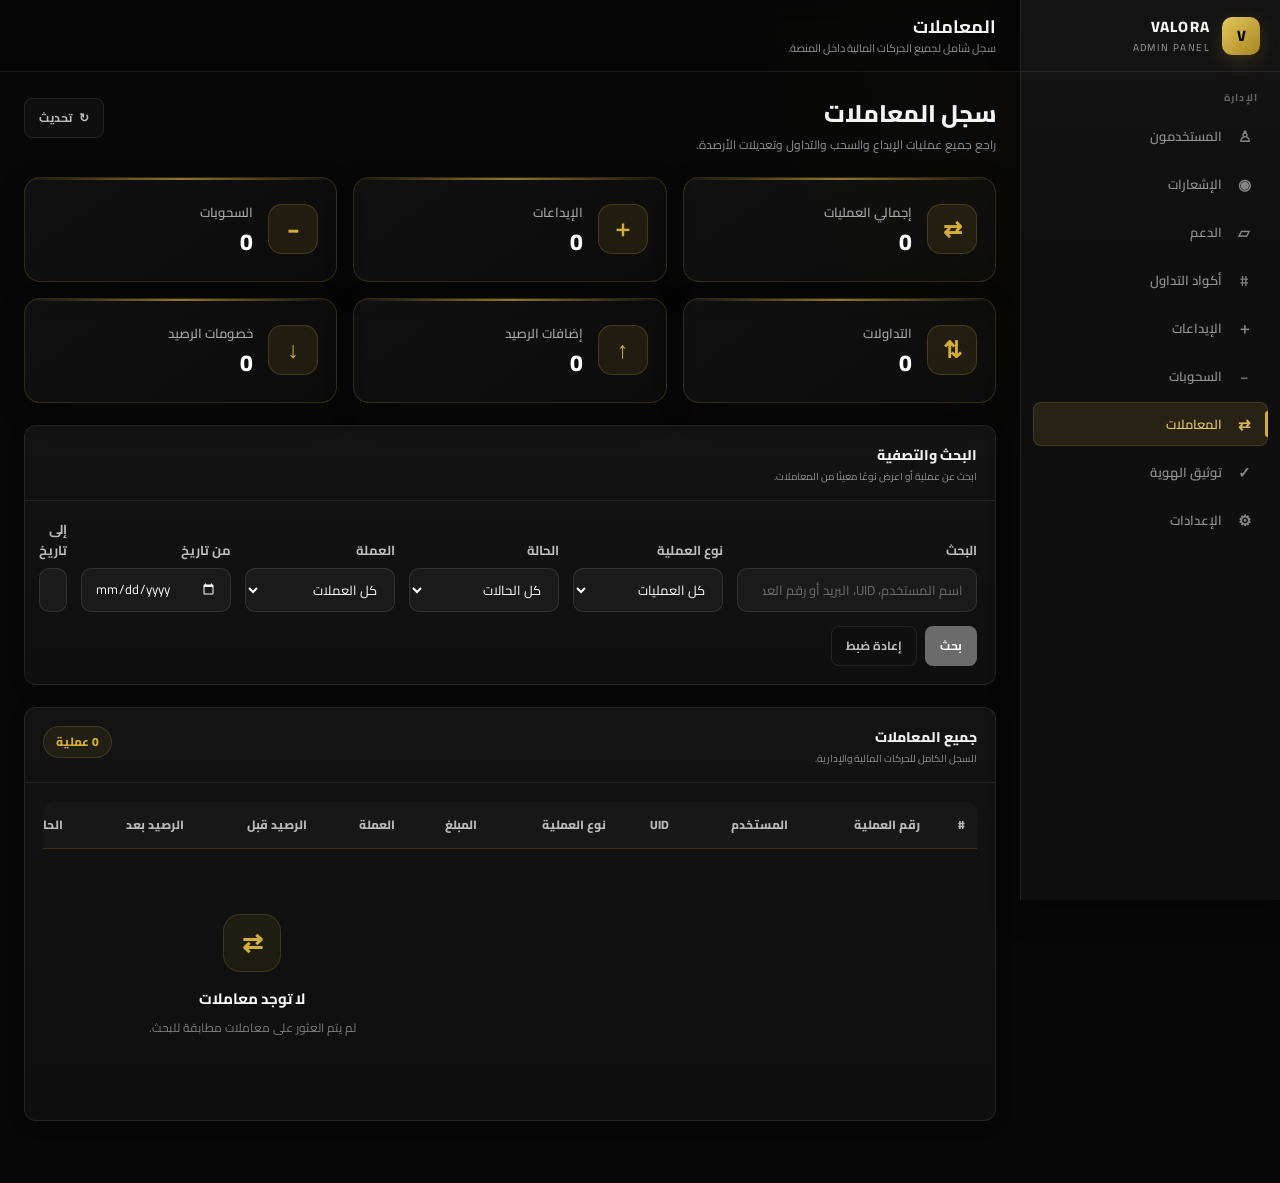
<file: transactions.html>
<!DOCTYPE html>
<html lang="ar" dir="rtl">

<head>

    <meta charset="UTF-8">

    <meta
        name="viewport"
        content="width=device-width, initial-scale=1.0"
    >

    <title>VALORA ADMIN — المعاملات</title>


    <!-- FONT -->

    <link
        href="https://fonts.googleapis.com/css2?family=Cairo:wght@400;600;700;800&display=swap"
        rel="stylesheet"
    >


    <!-- ADMIN LAYOUT -->

    <link
        rel="stylesheet"
        href="css/admin-layout.css"
    >


    <!-- TRANSACTIONS -->

    <link
        rel="stylesheet"
        href="css/transactions.css"
    >

</head>


<body>


<div class="admin-app">

<div class="admin-layout">


<!-- =====================================================
     SIDEBAR
===================================================== -->

<aside class="admin-sidebar">


    <div class="admin-brand">

        <div class="admin-brand-mark">
            V
        </div>

        <div>

            <h1 class="admin-brand-title">
                VALORA
            </h1>

            <p class="admin-brand-subtitle">
                Admin Panel
            </p>

        </div>

    </div>


    <nav class="admin-nav">


        <div class="admin-nav-section">
            الإدارة
        </div>


        <ul class="admin-nav-list">


            <li class="admin-nav-item">

                <a
                    href="users.html"
                    class="admin-nav-link"
                >

                    <span class="admin-nav-icon">
                        ♙
                    </span>

                    المستخدمون

                </a>

            </li>


            <li class="admin-nav-item">

                <a
                    href="notifications.html"
                    class="admin-nav-link"
                >

                    <span class="admin-nav-icon">
                        ◉
                    </span>

                    الإشعارات

                </a>

            </li>


            <li class="admin-nav-item">

                <a
                    href="messages.html"
                    class="admin-nav-link"
                >

                    <span class="admin-nav-icon">
                        ▱
                    </span>

                    الدعم

                </a>

            </li>


            <li class="admin-nav-item">

                <a
                    href="trade-codes.html"
                    class="admin-nav-link"
                >

                    <span class="admin-nav-icon">
                        #
                    </span>

                    أكواد التداول

                </a>

            </li>


            <li class="admin-nav-item">

                <a
                    href="deposits.html"
                    class="admin-nav-link"
                >

                    <span class="admin-nav-icon">
                        ＋
                    </span>

                    الإيداعات

                </a>

            </li>


            <li class="admin-nav-item">

                <a
                    href="withdrawals.html"
                    class="admin-nav-link"
                >

                    <span class="admin-nav-icon">
                        −
                    </span>

                    السحوبات

                </a>

            </li>


            <li class="admin-nav-item">

                <a
                    href="transactions.html"
                    class="admin-nav-link active"
                >

                    <span class="admin-nav-icon">
                        ⇄
                    </span>

                    المعاملات

                </a>

            </li>


            <li class="admin-nav-item">

                <a
                    href="verification.html"
                    class="admin-nav-link"
                >

                    <span class="admin-nav-icon">
                        ✓
                    </span>

                    توثيق الهوية

                </a>

            </li>


            <li class="admin-nav-item">

                <a
                    href="settings.html"
                    class="admin-nav-link"
                >

                    <span class="admin-nav-icon">
                        ⚙
                    </span>

                    الإعدادات

                </a>

            </li>


        </ul>

    </nav>

</aside>


<!-- =====================================================
     MAIN
===================================================== -->

<section class="admin-main">


<header class="admin-header">

    <div class="admin-page-heading">

        <h2 class="admin-page-title">
            المعاملات
        </h2>

        <p class="admin-page-description">
            سجل شامل لجميع الحركات المالية داخل المنصة.
        </p>

    </div>

</header>


<main class="admin-content">


<!-- =====================================================
     PAGE HEADER
===================================================== -->

<div class="admin-content-header">


    <div>

        <h1 class="admin-page-title">
            سجل المعاملات
        </h1>

        <p class="admin-page-description">
            راجع جميع عمليات الإيداع والسحب والتداول وتعديلات الأرصدة.
        </p>

    </div>


    <div class="transactions-header-actions">

        <button
            type="button"
            id="refreshTransactions"
            class="admin-btn admin-btn-secondary"
        >

            <span>
                ↻
            </span>

            تحديث

        </button>

    </div>


</div>


<!-- =====================================================
     STATISTICS
===================================================== -->

<section class="transactions-stats-grid">


    <!-- TOTAL -->

    <div class="transactions-stat-card">

        <div class="transactions-stat-icon">
            ⇄
        </div>

        <div class="transactions-stat-content">

            <span>
                إجمالي العمليات
            </span>

            <strong id="totalTransactionsCount">
                0
            </strong>

        </div>

    </div>


    <!-- DEPOSITS -->

    <div class="transactions-stat-card">

        <div class="transactions-stat-icon">
            ＋
        </div>

        <div class="transactions-stat-content">

            <span>
                الإيداعات
            </span>

            <strong id="depositTransactionsCount">
                0
            </strong>

        </div>

    </div>


    <!-- WITHDRAWALS -->

    <div class="transactions-stat-card">

        <div class="transactions-stat-icon">
            −
        </div>

        <div class="transactions-stat-content">

            <span>
                السحوبات
            </span>

            <strong id="withdrawalTransactionsCount">
                0
            </strong>

        </div>

    </div>


    <!-- TRADES -->

    <div class="transactions-stat-card">

        <div class="transactions-stat-icon">
            ⇅
        </div>

        <div class="transactions-stat-content">

            <span>
                التداولات
            </span>

            <strong id="tradeTransactionsCount">
                0
            </strong>

        </div>

    </div>


    <!-- CREDITS -->

    <div class="transactions-stat-card">

        <div class="transactions-stat-icon">
            ↑
        </div>

        <div class="transactions-stat-content">

            <span>
                إضافات الرصيد
            </span>

            <strong id="creditTransactionsCount">
                0
            </strong>

        </div>

    </div>


    <!-- DEBITS -->

    <div class="transactions-stat-card">

        <div class="transactions-stat-icon">
            ↓
        </div>

        <div class="transactions-stat-content">

            <span>
                خصومات الرصيد
            </span>

            <strong id="debitTransactionsCount">
                0
            </strong>

        </div>

    </div>


</section>


<!-- =====================================================
     FILTERS
===================================================== -->

<section class="admin-card transactions-filter-card">


    <div class="admin-card-header">

        <div>

            <h2 class="admin-card-title">
                البحث والتصفية
            </h2>

            <p class="admin-card-description">
                ابحث عن عملية أو اعرض نوعًا معينًا من المعاملات.
            </p>

        </div>

    </div>


    <div class="admin-card-body">


        <div class="transactions-filters">


            <div class="transactions-search">

                <label for="transactionSearch">
                    البحث
                </label>

                <input
                    type="search"
                    id="transactionSearch"
                    class="transactions-input"
                    placeholder="اسم المستخدم، UID، البريد أو رقم العملية..."
                    autocomplete="off"
                >

            </div>


            <div class="transactions-filter">

                <label for="transactionType">
                    نوع العملية
                </label>

                <select
                    id="transactionType"
                    class="transactions-input"
                >

                    <option value="all">
                        كل العمليات
                    </option>

                    <option value="deposit">
                        إيداع
                    </option>

                    <option value="withdrawal">
                        سحب
                    </option>

                    <option value="trade">
                        تداول
                    </option>

                    <option value="credit">
                        إضافة رصيد
                    </option>

                    <option value="debit">
                        خصم رصيد
                    </option>

                    <option value="fee">
                        رسوم
                    </option>

                </select>

            </div>


            <div class="transactions-filter">

                <label for="transactionStatus">
                    الحالة
                </label>

                <select
                    id="transactionStatus"
                    class="transactions-input"
                >

                    <option value="all">
                        كل الحالات
                    </option>

                    <option value="pending">
                        قيد الانتظار
                    </option>

                    <option value="processing">
                        قيد التنفيذ
                    </option>

                    <option value="completed">
                        مكتملة
                    </option>

                    <option value="rejected">
                        مرفوضة
                    </option>

                </select>

            </div>


            <div class="transactions-filter">

                <label for="transactionCurrency">
                    العملة
                </label>

                <select
                    id="transactionCurrency"
                    class="transactions-input"
                >

                    <option value="all">
                        كل العملات
                    </option>

                    <option value="USDT">
                        USDT
                    </option>

                    <option value="BTC">
                        BTC
                    </option>

                    <option value="ETH">
                        ETH
                    </option>

                    <option value="BNB">
                        BNB
                    </option>

                </select>

            </div>


            <div class="transactions-filter">

                <label for="transactionDateFrom">
                    من تاريخ
                </label>

                <input
                    type="date"
                    id="transactionDateFrom"
                    class="transactions-input"
                >

            </div>


            <div class="transactions-filter">

                <label for="transactionDateTo">
                    إلى تاريخ
                </label>

                <input
                    type="date"
                    id="transactionDateTo"
                    class="transactions-input"
                >

            </div>


            <div class="transactions-filter-actions">

                <button
                    type="button"
                    id="applyTransactionFilters"
                    class="admin-btn admin-btn-primary"
                >
                    بحث
                </button>


                <button
                    type="button"
                    id="resetTransactionFilters"
                    class="admin-btn admin-btn-secondary"
                >
                    إعادة ضبط
                </button>

            </div>


        </div>

    </div>

</section>


<!-- =====================================================
     TABLE
===================================================== -->

<section class="admin-card transactions-table-card">


    <div class="admin-card-header">

        <div>

            <h2 class="admin-card-title">
                جميع المعاملات
            </h2>

            <p class="admin-card-description">
                السجل الكامل للحركات المالية والإدارية.
            </p>

        </div>


        <div
            id="transactionsResultCount"
            class="transactions-result-count"
        >
            0 عملية
        </div>

    </div>


    <div class="admin-card-body">


        <div class="transactions-table-wrapper">

            <table class="transactions-table">


                <thead>

                    <tr>

                        <th>#</th>

                        <th>
                            رقم العملية
                        </th>

                        <th>
                            المستخدم
                        </th>

                        <th>
                            UID
                        </th>

                        <th>
                            نوع العملية
                        </th>

                        <th>
                            المبلغ
                        </th>

                        <th>
                            العملة
                        </th>

                        <th>
                            الرصيد قبل
                        </th>

                        <th>
                            الرصيد بعد
                        </th>

                        <th>
                            الحالة
                        </th>

                        <th>
                            التاريخ
                        </th>

                        <th>
                            الوقت
                        </th>

                        <th>
                            المرجع
                        </th>

                        <th>
                            الملاحظات
                        </th>

                        <th>
                            الإجراء
                        </th>

                    </tr>

                </thead>


                <tbody id="transactionsBody">


                    <tr>

                        <td
                            colspan="15"
                            class="transactions-empty"
                        >

                            <div class="transactions-empty-icon">
                                ⇄
                            </div>

                            <strong>
                                لا توجد معاملات حاليًا
                            </strong>

                            <span>
                                ستظهر جميع العمليات هنا عند توفرها.
                            </span>

                        </td>

                    </tr>


                </tbody>


            </table>

        </div>

    </div>

                </section>
                <!-- =====================================================
     TRANSACTION DETAILS
===================================================== -->

<section
    id="transactionDetailsCard"
    class="admin-card transaction-details-card"
    hidden
>


    <div class="admin-card-header">


        <div>

            <h2 class="admin-card-title">
                تفاصيل المعاملة
            </h2>

            <p class="admin-card-description">
                التفاصيل الكاملة للعملية المحددة.
            </p>

        </div>


        <button
            type="button"
            id="closeTransactionDetails"
            class="admin-btn admin-btn-secondary"
        >
            إغلاق
        </button>


    </div>



    <div class="admin-card-body">


        <div class="transaction-details-grid">


            <!-- TRANSACTION ID -->

            <div class="transaction-detail-item">

                <span>
                    رقم العملية
                </span>

                <strong
                    id="detailTransactionId"
                    dir="ltr"
                >
                    —
                </strong>

            </div>


            <!-- USER -->

            <div class="transaction-detail-item">

                <span>
                    المستخدم
                </span>

                <strong id="detailTransactionUser">
                    —
                </strong>

            </div>


            <!-- UID -->

            <div class="transaction-detail-item">

                <span>
                    UID
                </span>

                <strong
                    id="detailTransactionUID"
                    dir="ltr"
                >
                    —
                </strong>

            </div>


            <!-- EMAIL -->

            <div class="transaction-detail-item">

                <span>
                    البريد الإلكتروني
                </span>

                <strong
                    id="detailTransactionEmail"
                    dir="ltr"
                >
                    —
                </strong>

            </div>


            <!-- TYPE -->

            <div class="transaction-detail-item">

                <span>
                    نوع العملية
                </span>

                <strong id="detailTransactionType">
                    —
                </strong>

            </div>


            <!-- AMOUNT -->

            <div class="transaction-detail-item">

                <span>
                    المبلغ
                </span>

                <strong id="detailTransactionAmount">
                    —
                </strong>

            </div>


            <!-- CURRENCY -->

            <div class="transaction-detail-item">

                <span>
                    العملة
                </span>

                <strong id="detailTransactionCurrency">
                    —
                </strong>

            </div>


            <!-- BALANCE BEFORE -->

            <div class="transaction-detail-item">

                <span>
                    الرصيد قبل العملية
                </span>

                <strong id="detailTransactionBalanceBefore">
                    —
                </strong>

            </div>


            <!-- BALANCE AFTER -->

            <div class="transaction-detail-item">

                <span>
                    الرصيد بعد العملية
                </span>

                <strong id="detailTransactionBalanceAfter">
                    —
                </strong>

            </div>


            <!-- STATUS -->

            <div class="transaction-detail-item">

                <span>
                    الحالة
                </span>

                <strong id="detailTransactionStatus">
                    —
                </strong>

            </div>


            <!-- DATE -->

            <div class="transaction-detail-item">

                <span>
                    التاريخ
                </span>

                <strong id="detailTransactionDate">
                    —
                </strong>

            </div>


            <!-- TIME -->

            <div class="transaction-detail-item">

                <span>
                    الوقت
                </span>

                <strong id="detailTransactionTime">
                    —
                </strong>

            </div>


            <!-- REFERENCE -->

            <div class="transaction-detail-item">

                <span>
                    المرجع
                </span>

                <strong
                    id="detailTransactionReference"
                    dir="ltr"
                >
                    —
                </strong>

            </div>


            <!-- NOTES -->

            <div
                class="transaction-detail-item transaction-detail-wide"
            >

                <span>
                    الملاحظات
                </span>

                <strong id="detailTransactionNotes">
                    —
                </strong>

            </div>


        </div>

    </div>

</section>



</main>



<!-- =====================================================
     END MAIN
===================================================== -->

</section>



</div>



<!-- =====================================================
     TRANSACTIONS JS
===================================================== -->

<script src="js/transactions.js"></script>


</body>

</html>
</file>
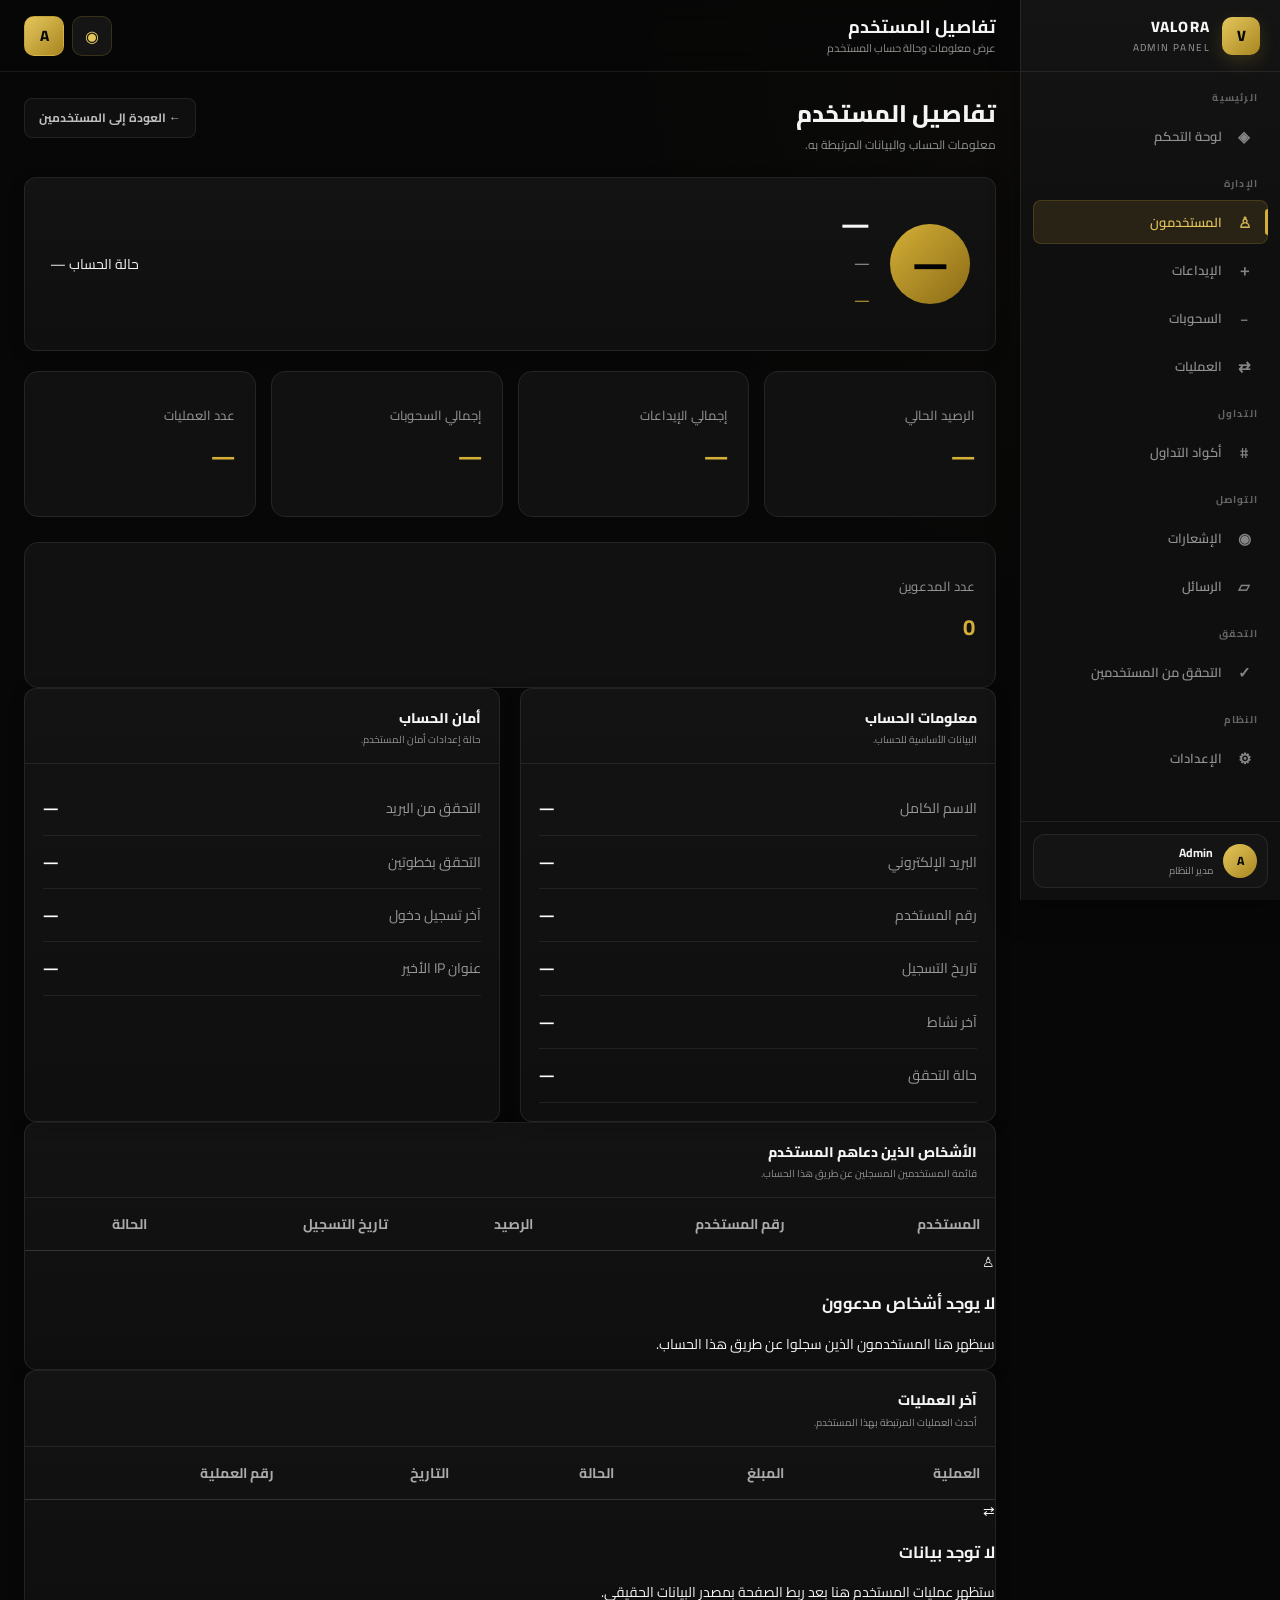
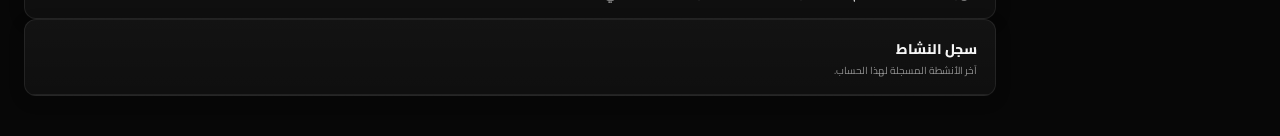
<file: user-details.html>
<!DOCTYPE html>
<html lang="ar" dir="rtl">

<head>

    <meta charset="UTF-8">

    <meta
        name="viewport"
        content="width=device-width, initial-scale=1.0"
    >

    <meta
        name="theme-color"
        content="#070707"
    >

    <meta
        name="description"
        content="VALORA Administration — تفاصيل المستخدم"
    >

    <title>VALORA ADMIN — تفاصيل المستخدم</title>


    <!-- Google Font -->

    <link
        rel="preconnect"
        href="https://fonts.googleapis.com"
    >

    <link
        rel="preconnect"
        href="https://fonts.gstatic.com"
        crossorigin
    >

    <link
        href="https://fonts.googleapis.com/css2?family=Cairo:wght@400;500;600;700;800&display=swap"
        rel="stylesheet"
    >


    <!-- Main Admin CSS -->

    <link
        rel="stylesheet"
        href="css/admin-layout.css"
    >


    <!-- User Details CSS -->

    <link
        rel="stylesheet"
        href="css/user-details.css"
    >

</head>


<body>

<div class="admin-app">

    <div class="admin-layout">


        <!-- =================================================
             MOBILE OVERLAY
        ================================================== -->

        <div
            class="admin-sidebar-overlay"
            aria-hidden="true"
        ></div>


        <!-- =================================================
             SIDEBAR
        ================================================== -->

        <aside
            class="admin-sidebar"
            id="adminSidebar"
            aria-label="القائمة الرئيسية"
        >


            <!-- Brand -->

            <div class="admin-brand">

                <div
                    class="admin-brand-mark"
                    aria-hidden="true"
                >
                    V
                </div>

                <div class="admin-brand-content">

                    <h1 class="admin-brand-title">
                        VALORA
                    </h1>

                    <p class="admin-brand-subtitle">
                        Admin Panel
                    </p>

                </div>

            </div>


            <!-- Navigation -->

            <nav class="admin-nav">


                <!-- الرئيسية -->

                <div class="admin-nav-section">
                    الرئيسية
                </div>

                <ul class="admin-nav-list">

                    <li class="admin-nav-item">

                        <a
                            href="dashboard.html"
                            class="admin-nav-link"
                        >

                            <span
                                class="admin-nav-icon"
                                aria-hidden="true"
                            >
                                ◈
                            </span>

                            <span class="admin-nav-label">
                                لوحة التحكم
                            </span>

                        </a>

                    </li>

                </ul>


                <!-- الإدارة -->

                <div class="admin-nav-section">
                    الإدارة
                </div>

                <ul class="admin-nav-list">

                    <li class="admin-nav-item">

                        <a
                            href="users.html"
                            class="admin-nav-link active"
                            aria-current="page"
                        >

                            <span
                                class="admin-nav-icon"
                                aria-hidden="true"
                            >
                                ♙
                            </span>

                            <span class="admin-nav-label">
                                المستخدمون
                            </span>

                        </a>

                    </li>


                    <li class="admin-nav-item">

                        <a
                            href="deposits.html"
                            class="admin-nav-link"
                        >

                            <span
                                class="admin-nav-icon"
                                aria-hidden="true"
                            >
                                ＋
                            </span>

                            <span class="admin-nav-label">
                                الإيداعات
                            </span>

                        </a>

                    </li>


                    <li class="admin-nav-item">

                        <a
                            href="withdrawals.html"
                            class="admin-nav-link"
                        >

                            <span
                                class="admin-nav-icon"
                                aria-hidden="true"
                            >
                                −
                            </span>

                            <span class="admin-nav-label">
                                السحوبات
                            </span>

                        </a>

                    </li>


                    <li class="admin-nav-item">

                        <a
                            href="transactions.html"
                            class="admin-nav-link"
                        >

                            <span
                                class="admin-nav-icon"
                                aria-hidden="true"
                            >
                                ⇄
                            </span>

                            <span class="admin-nav-label">
                                العمليات
                            </span>

                        </a>

                    </li>

                </ul>


                <!-- التداول -->

                <div class="admin-nav-section">
                    التداول
                </div>

                <ul class="admin-nav-list">

                    <li class="admin-nav-item">

                        <a
                            href="trade-codes.html"
                            class="admin-nav-link"
                        >

                            <span
                                class="admin-nav-icon"
                                aria-hidden="true"
                            >
                                #
                            </span>

                            <span class="admin-nav-label">
                                أكواد التداول
                            </span>

                        </a>

                    </li>

                </ul>


                <!-- التواصل -->

                <div class="admin-nav-section">
                    التواصل
                </div>

                <ul class="admin-nav-list">

                    <li class="admin-nav-item">

                        <a
                            href="notifications.html"
                            class="admin-nav-link"
                        >

                            <span
                                class="admin-nav-icon"
                                aria-hidden="true"
                            >
                                ◉
                            </span>

                            <span class="admin-nav-label">
                                الإشعارات
                            </span>

                        </a>

                    </li>


                    <li class="admin-nav-item">

                        <a
                            href="messages.html"
                            class="admin-nav-link"
                        >

                            <span
                                class="admin-nav-icon"
                                aria-hidden="true"
                            >
                                ▱
                            </span>

                            <span class="admin-nav-label">
                                الرسائل
                            </span>

                        </a>

                    </li>

                </ul>


                <!-- التحقق -->

                <div class="admin-nav-section">
                    التحقق
                </div>

                <ul class="admin-nav-list">

                    <li class="admin-nav-item">

                        <a
                            href="verification.html"
                            class="admin-nav-link"
                        >

                            <span
                                class="admin-nav-icon"
                                aria-hidden="true"
                            >
                                ✓
                            </span>

                            <span class="admin-nav-label">
                                التحقق من المستخدمين
                            </span>

                        </a>

                    </li>

                </ul>


                <!-- النظام -->

                <div class="admin-nav-section">
                    النظام
                </div>

                <ul class="admin-nav-list">

                    <li class="admin-nav-item">

                        <a
                            href="settings.html"
                            class="admin-nav-link"
                        >

                            <span
                                class="admin-nav-icon"
                                aria-hidden="true"
                            >
                                ⚙
                            </span>

                            <span class="admin-nav-label">
                                الإعدادات
                            </span>

                        </a>

                    </li>

                </ul>

            </nav>


            <!-- Admin Footer -->

            <div class="admin-sidebar-footer">

                <div class="admin-admin-card">

                    <div
                        class="admin-avatar"
                        aria-hidden="true"
                    >
                        A
                    </div>

                    <div class="admin-admin-info">

                        <p class="admin-admin-name">
                            Admin
                        </p>

                        <p class="admin-admin-role">
                            مدير النظام
                        </p>

                    </div>

                </div>

            </div>

        </aside>


        <!-- =================================================
             MAIN
        ================================================== -->

        <section class="admin-main">


            <!-- =================================================
                 HEADER
            ================================================== -->

            <header class="admin-header">

                <div class="admin-header-left">

                    <button
                        type="button"
                        class="admin-icon-button admin-menu-toggle"
                        id="mobileMenu"
                        aria-label="فتح القائمة"
                        aria-expanded="false"
                        aria-controls="adminSidebar"
                    >
                        ☰
                    </button>


                    <div class="admin-page-heading">

                        <h2 class="admin-page-title">
                            تفاصيل المستخدم
                        </h2>

                        <p class="admin-page-description">
                            عرض معلومات وحالة حساب المستخدم
                        </p>

                    </div>

                </div>


                <div class="admin-header-right">


                    <!-- Notifications -->

                    <button
                        type="button"
                        class="admin-icon-button admin-notification-button"
                        id="notificationButton"
                        aria-label="الإشعارات"
                        title="الإشعارات"
                    >

                        <span
                            class="admin-notification-icon"
                            aria-hidden="true"
                        >
                            ◉
                        </span>

                    </button>


                    <!-- Admin -->

                    <button
                        type="button"
                        class="admin-icon-button admin-admin-button"
                        id="adminMenuButton"
                        aria-label="حساب المدير"
                        aria-expanded="false"
                        title="حساب المدير"
                    >
                        A
                    </button>

                </div>

            </header>


            <!-- =================================================
                 CONTENT
            ================================================== -->

            <main class="admin-content">


                <!-- =================================================
                     PAGE ACTIONS
                ================================================== -->

                <div class="admin-content-header">

                    <div>

                        <h1 class="admin-page-title">
                            تفاصيل المستخدم
                        </h1>

                        <p class="admin-page-description">
                            معلومات الحساب والبيانات المرتبطة به.
                        </p>

                    </div>


                    <div class="admin-content-actions">

                        <a
                            href="users.html"
                            class="admin-btn admin-btn-secondary"
                        >
                            ←
                            العودة إلى المستخدمين
                        </a>

                    </div>

                </div>


                <!-- =================================================
                     USER PROFILE
                ================================================== -->

                <section
                    class="admin-card user-details-profile"
                >

                    <div class="user-details-profile-main">


                        <!-- Avatar -->

                        <div
                            class="user-details-avatar"
                            id="userAvatar"
                            aria-hidden="true"
                        >
                            —
                        </div>


                        <!-- Identity -->

                        <div class="user-details-identity">

                            <h2
                                class="user-details-name"
                                id="userName"
                            >
                                —
                            </h2>

                            <p
                                class="user-details-email"
                                id="userEmail"
                            >
                                —
                            </p>

                            <p
                                class="user-details-id"
                                id="userId"
                            >
                                —
                            </p>

                        </div>

                    </div>


                    <!-- Account Status -->

                    <div class="user-details-profile-status">

                        <span
                            class="user-details-status-label"
                        >
                            حالة الحساب
                        </span>

                        <span
                            class="user-status"
                            id="userStatus"
                        >
                            —
                        </span>

                    </div>

                </section>


                <!-- =================================================
                     SUMMARY
                ================================================== -->

                <section
                    class="user-details-stats-grid"
                    aria-label="ملخص المستخدم"
                >


                    <!-- Balance -->

                    <article class="user-details-stat-card">

                        <p class="user-details-stat-label">
                            الرصيد الحالي
                        </p>

                        <h3
                            class="user-details-stat-value"
                            id="userBalance"
                        >
                            —
                        </h3>

                    </article>


                    <!-- Deposits -->

                    <article class="user-details-stat-card">

                        <p class="user-details-stat-label">
                            إجمالي الإيداعات
                        </p>

                        <h3
                            class="user-details-stat-value"
                            id="userDeposits"
                        >
                            —
                        </h3>

                    </article>


                    <!-- Withdrawals -->

                    <article class="user-details-stat-card">

                        <p class="user-details-stat-label">
                            إجمالي السحوبات
                        </p>

                        <h3
                            class="user-details-stat-value"
                            id="userWithdrawals"
                        >
                            —
                        </h3>

                    </article>


                    <!-- Transactions -->

                    <article class="user-details-stat-card">

                        <p class="user-details-stat-label">
                            عدد العمليات
                        </p>

                        <h3
                            class="user-details-stat-value"
                            id="userTransactions"
                        >
                            —
                        </h3>

                    </article>

                </section>

<!-- Referrals -->

<article class="user-details-stat-card">

    <p class="user-details-stat-label">
        عدد المدعوين
    </p>

    <h3
        class="user-details-stat-value"
        id="userReferralsCount"
    >
        —
    </h3>

</article>
                <!-- =================================================
                     USER INFORMATION
                ================================================== -->

                <div class="user-details-grid">


                    <!-- Account Information -->

                    <section class="admin-card">

                        <div class="admin-card-header">

                            <div>

                                <h2 class="admin-card-title">
                                    معلومات الحساب
                                </h2>

                                <p class="admin-card-description">
                                    البيانات الأساسية للحساب.
                                </p>

                            </div>

                        </div>


                        <div class="admin-card-body">

                            <div class="user-details-info-list">


                                <div class="user-details-info-row">

                                    <span>
                                        الاسم الكامل
                                    </span>

                                    <strong id="detailFullName">
                                        —
                                    </strong>

                                </div>


                                <div class="user-details-info-row">

                                    <span>
                                        البريد الإلكتروني
                                    </span>

                                    <strong id="detailEmail">
                                        —
                                    </strong>

                                </div>


                                <div class="user-details-info-row">

                                    <span>
                                        رقم المستخدم
                                    </span>

                                    <strong
                                        id="detailUserId"
                                        dir="ltr"
                                    >
                                        —
                                    </strong>

                                </div>


                                <div class="user-details-info-row">

                                    <span>
                                        تاريخ التسجيل
                                    </span>

                                    <strong id="detailCreatedAt">
                                        —
                                    </strong>

                                </div>


                                <div class="user-details-info-row">

                                    <span>
                                        آخر نشاط
                                    </span>

                                    <strong id="detailLastActivity">
                                        —
                                    </strong>

                                </div>


                                <div class="user-details-info-row">

                                    <span>
                                        حالة التحقق
                                    </span>

                                    <strong id="detailVerification">
                                        —
                                    </strong>

                                </div>


                            </div>

                        </div>

                    </section>


                    <!-- Security -->

                    <section class="admin-card">

                        <div class="admin-card-header">

                            <div>

                                <h2 class="admin-card-title">
                                    أمان الحساب
                                </h2>

                                <p class="admin-card-description">
                                    حالة إعدادات أمان المستخدم.
                                </p>

                            </div>

                        </div>


                        <div class="admin-card-body">

                            <div class="user-details-info-list">


                                <div class="user-details-info-row">

                                    <span>
                                        التحقق من البريد
                                    </span>

                                    <strong id="emailVerified">
                                        —
                                    </strong>

                                </div>


                                <div class="user-details-info-row">

                                    <span>
                                        التحقق بخطوتين
                                    </span>

                                    <strong id="twoFactorStatus">
                                        —
                                    </strong>

                                </div>


                                <div class="user-details-info-row">

                                    <span>
                                        آخر تسجيل دخول
                                    </span>

                                    <strong id="lastLogin">
                                        —
                                    </strong>

                                </div>


                                <div class="user-details-info-row">

                                    <span>
                                        عنوان IP الأخير
                                    </span>

                                    <strong
                                        id="lastIp"
                                        dir="ltr"
                                    >
                                        —
                                    </strong>

                                </div>

                            </div>

                        </div>

                    </section>

                </div>

                <!-- =================================================
     INVITED USERS
================================================= -->

<section class="admin-card user-referrals">


    <div class="admin-card-header">

        <div>

            <h2 class="admin-card-title">
                الأشخاص الذين دعاهم المستخدم
            </h2>

            <p class="admin-card-description">
                قائمة المستخدمين المسجلين عن طريق هذا الحساب.
            </p>

        </div>

    </div>


    <div class="user-details-table-wrapper">


        <table class="user-details-table">

            <thead>

                <tr>

                    <th>
                        المستخدم
                    </th>

                    <th>
                        رقم المستخدم
                    </th>

                    <th>
                        الرصيد
                    </th>

                    <th>
                        تاريخ التسجيل
                    </th>

                    <th>
                        الحالة
                    </th>

                </tr>

            </thead>


            <tbody id="userReferralsBody">

            </tbody>


        </table>


    </div>



    <div
        class="user-details-empty"
        id="userReferralsEmpty"
    >

        <div class="user-details-empty-icon">
            ♙
        </div>


        <h3>
            لا يوجد أشخاص مدعوون
        </h3>


        <p>
            سيظهر هنا المستخدمون الذين سجلوا عن طريق هذا الحساب.
        </p>


    </div>


</section>
                <!-- =================================================
                     RECENT TRANSACTIONS
                ================================================== -->

                <section class="admin-card user-details-transactions">

                    <div class="admin-card-header">

                        <div>

                            <h2 class="admin-card-title">
                                آخر العمليات
                            </h2>

                            <p class="admin-card-description">
                                أحدث العمليات المرتبطة بهذا المستخدم.
                            </p>

                        </div>

                    </div>


                    <div
                        class="user-details-table-wrapper"
                    >

                        <table class="user-details-table">

                            <thead>

                                <tr>

                                    <th>
                                        العملية
                                    </th>

                                    <th>
                                        المبلغ
                                    </th>

                                    <th>
                                        الحالة
                                    </th>

                                    <th>
                                        التاريخ
                                    </th>

                                    <th>
                                        رقم العملية
                                    </th>

                                </tr>

                            </thead>


                            <tbody id="userTransactionsBody">

                                <!--
                                    لا توجد بيانات وهمية.
                                    سيتم ملء الجدول من API لاحقًا.
                                -->

                            </tbody>

                        </table>

                    </div>


                    <!-- Empty State -->

                    <div
                        class="user-details-empty"
                        id="userTransactionsEmpty"
                    >

                        <div
                            class="user-details-empty-icon"
                            aria-hidden="true"
                        >
                            ⇄
                        </div>

                        <h3>
                            لا توجد بيانات
                        </h3>

                        <p>
                            ستظهر عمليات المستخدم هنا بعد ربط الصفحة بمصدر البيانات الحقيقي.
                        </p>

                    </div>

                </section>


                <!-- =================================================
                     ACTIVITY
                ================================================== -->

                <section class="admin-card">

                    <div class="admin-card-header">

                        <div>

                            <h2 class="admin-card-title">
                                سجل النشاط
                            </h2>

                            <p class="admin-card-description">
                                آخر الأنشطة المسجلة لهذا الحساب.
                            </p>

                        </div>

                    </div>


                    <div
                        class="user-details-activity"
                        id="userActivityList"
                    >

                        <div class="user-details-empty">

                            <div
                                class="user-details-empty-icon"
                                aria-hidden="true"
                            >
                                ◌
                            </div>

                            <h3>
                                لا توجد بيانات
                            </h3>

                            <p>
                                سيظهر سجل النشاط بعد ربط الصفحة بمصدر البيانات الحقيقي.
                            </p>

                        </div>

                    </div>

                </section>


            </main>

        </section>

    </div>

</div>


<!-- =====================================================
     SCRIPTS
====================================================== -->

<script src="js/admin.js"></script>

<script src="js/user-details.js"></script>


</body>

  </html>
</file>
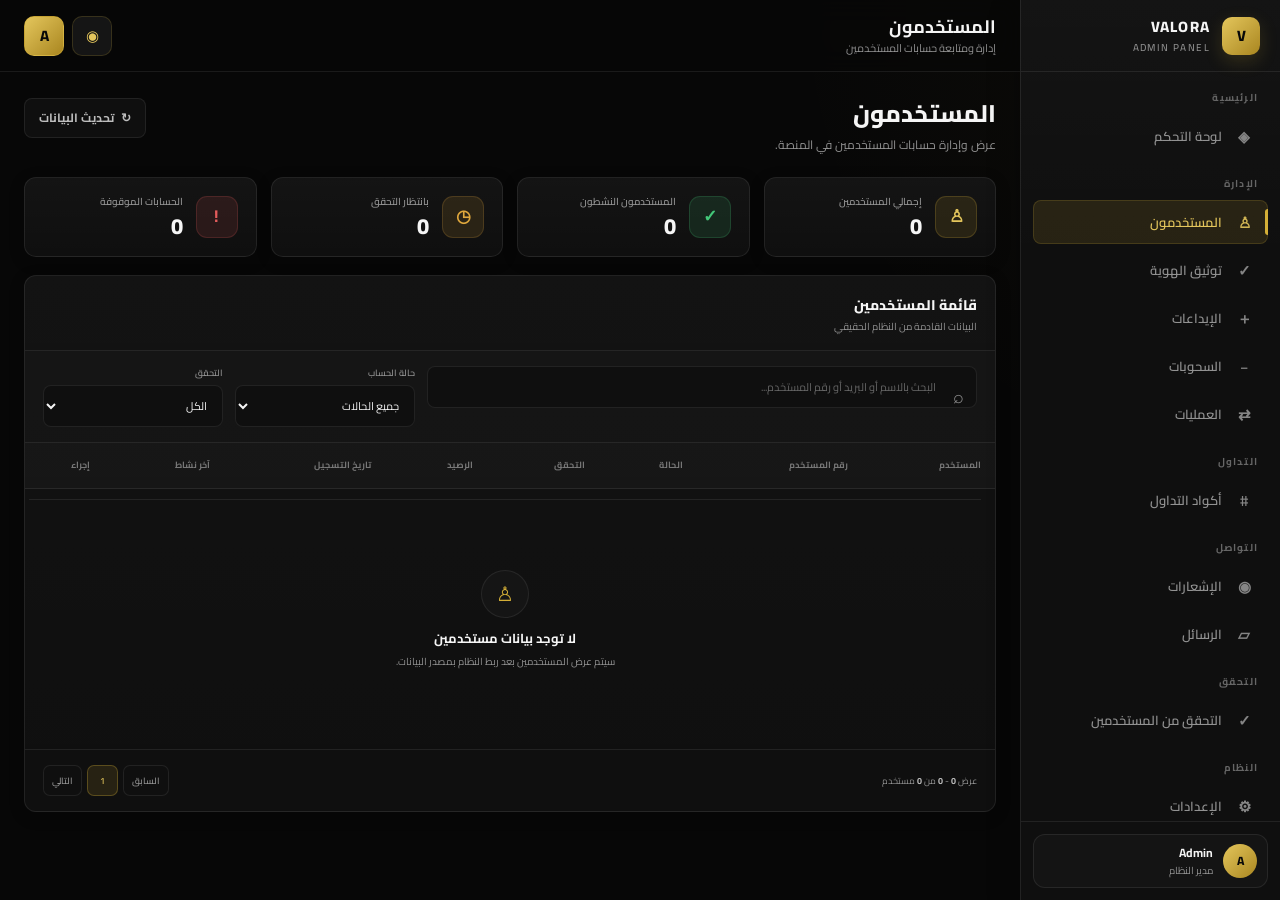
<file: users.html>
<!DOCTYPE html>
<html lang="ar" dir="rtl">

<head>

    <meta charset="UTF-8">

    <meta name="viewport" content="width=device-width, initial-scale=1.0">

    <meta name="theme-color" content="#070707">

    <meta name="description" content="VALORA Administration — إدارة المستخدمين">


    <title>
        VALORA ADMIN — المستخدمون
    </title>


    <link
        rel="preconnect"
        href="https://fonts.googleapis.com"
    >


    <link
        rel="preconnect"
        href="https://fonts.gstatic.com"
        crossorigin
    >


    <link
        href="https://fonts.googleapis.com/css2?family=Cairo:wght@400;500;600;700;800&display=swap"
        rel="stylesheet"
    >


    <link
        rel="stylesheet"
        href="css/admin-layout.css"
    >


    <link
        rel="stylesheet"
        href="css/users.css"
    >

</head>


<body>


<div class="admin-app">


<div class="admin-layout">



<!-- =================================================
     MOBILE OVERLAY
================================================== -->


<div
    class="admin-sidebar-overlay"
    aria-hidden="true"
></div>




<!-- =================================================
     SIDEBAR
================================================== -->


<aside
    class="admin-sidebar"
    id="adminSidebar"
    aria-label="القائمة الرئيسية"
>



<div class="admin-brand">


<div
    class="admin-brand-mark"
    aria-hidden="true"
>
    V
</div>


<div class="admin-brand-content">


<h1 class="admin-brand-title">
    VALORA
</h1>


<p class="admin-brand-subtitle">
    Admin Panel
</p>


</div>


</div>





<nav class="admin-nav">



<div class="admin-nav-section">
    الرئيسية
</div>



<ul class="admin-nav-list">


<li class="admin-nav-item">


<a
    href="dashboard.html"
    class="admin-nav-link"
>


<span
    class="admin-nav-icon"
    aria-hidden="true"
>
    ◈
</span>


<span class="admin-nav-label">
    لوحة التحكم
</span>


</a>


</li>


</ul>





<div class="admin-nav-section">
    الإدارة
</div>



<ul class="admin-nav-list">



<li class="admin-nav-item">


<a
    href="users.html"
    class="admin-nav-link active"
    aria-current="page"
>


<span
    class="admin-nav-icon"
    aria-hidden="true"
>
    ♙
</span>


<span class="admin-nav-label">
    المستخدمون
</span>


</a>


</li>

<li class="admin-nav-item">

    <a
        href="verification.html"
        class="admin-nav-link"
    >

        <span class="admin-nav-icon">
            ✓
        </span>

        توثيق الهوية

    </a>

</li>

<li class="admin-nav-item">


<a
    href="deposits.html"
    class="admin-nav-link"
>


<span
    class="admin-nav-icon"
    aria-hidden="true"
>
    ＋
</span>


<span class="admin-nav-label">
    الإيداعات
</span>


</a>


</li>



<li class="admin-nav-item">


<a
    href="withdrawals.html"
    class="admin-nav-link"
>


<span
    class="admin-nav-icon"
    aria-hidden="true"
>
    −
</span>


<span class="admin-nav-label">
    السحوبات
</span>


</a>


</li>



<li class="admin-nav-item">


<a
    href="transactions.html"
    class="admin-nav-link"
>


<span
    class="admin-nav-icon"
    aria-hidden="true"
>
    ⇄
</span>


<span class="admin-nav-label">
    العمليات
</span>


</a>


</li>


</ul>
<!-- =================================================
     SIDEBAR CONTINUED
================================================== -->


<div class="admin-nav-section">
    التداول
</div>


<ul class="admin-nav-list">


<li class="admin-nav-item">


<a
    href="trade-codes.html"
    class="admin-nav-link"
>


<span
    class="admin-nav-icon"
    aria-hidden="true"
>
    #
</span>


<span class="admin-nav-label">
    أكواد التداول
</span>


</a>


</li>


</ul>





<div class="admin-nav-section">
    التواصل
</div>



<ul class="admin-nav-list">


<li class="admin-nav-item">


<a
    href="notifications.html"
    class="admin-nav-link"
>


<span
    class="admin-nav-icon"
    aria-hidden="true"
>
    ◉
</span>


<span class="admin-nav-label">
    الإشعارات
</span>


</a>


</li>



<li class="admin-nav-item">


<a
    href="messages.html"
    class="admin-nav-link"
>


<span
    class="admin-nav-icon"
    aria-hidden="true"
>
    ▱
</span>


<span class="admin-nav-label">
    الرسائل
</span>


</a>


</li>


</ul>





<div class="admin-nav-section">
    التحقق
</div>



<ul class="admin-nav-list">


<li class="admin-nav-item">


<a
    href="verification.html"
    class="admin-nav-link"
>


<span
    class="admin-nav-icon"
    aria-hidden="true"
>
    ✓
</span>


<span class="admin-nav-label">
    التحقق من المستخدمين
</span>


</a>


</li>


</ul>





<div class="admin-nav-section">
    النظام
</div>



<ul class="admin-nav-list">


<li class="admin-nav-item">


<a
    href="settings.html"
    class="admin-nav-link"
>


<span
    class="admin-nav-icon"
    aria-hidden="true"
>
    ⚙
</span>


<span class="admin-nav-label">
    الإعدادات
</span>


</a>


</li>


</ul>



</nav>





<!-- =================================================
     ADMIN FOOTER
================================================== -->


<div class="admin-sidebar-footer">


<div class="admin-admin-card">


<div
    class="admin-avatar"
    aria-hidden="true"
>
    A
</div>



<div class="admin-admin-info">


<p class="admin-admin-name">
    Admin
</p>


<p class="admin-admin-role">
    مدير النظام
</p>


</div>


</div>


</div>


</aside>





<!-- =================================================
     MAIN
================================================== -->


<section class="admin-main">




<header class="admin-header">



<div class="admin-header-left">


<button
    type="button"
    class="admin-icon-button admin-menu-toggle"
    id="mobileMenu"
    aria-label="فتح القائمة"
>
    ☰
</button>



<div class="admin-page-heading">


<h2 class="admin-page-title">
    المستخدمون
</h2>


<p class="admin-page-description">
    إدارة ومتابعة حسابات المستخدمين
</p>


</div>


</div>





<div class="admin-header-right">


<button
    type="button"
    class="admin-icon-button admin-notification-button"
    aria-label="الإشعارات"
>
    ◉
</button>



<button
    type="button"
    class="admin-icon-button admin-admin-button"
    aria-label="حساب المدير"
>
    A
</button>


</div>



</header>
<!-- =================================================
     CONTENT
================================================== -->


<main class="admin-content">



<div class="admin-content-header">


<div>


<h1 class="admin-page-title">
    المستخدمون
</h1>


<p class="admin-page-description">
    عرض وإدارة حسابات المستخدمين في المنصة.
</p>


</div>




<div class="admin-content-actions">


<button
    type="button"
    class="admin-btn admin-btn-secondary"
    id="refreshUsers"
>

<span aria-hidden="true">
    ↻
</span>

تحديث البيانات

</button>


</div>



</div>





<!-- =================================================
     USER STATISTICS
================================================== -->


<section
    class="users-stats-grid"
    aria-label="إحصائيات المستخدمين"
>




<article class="users-stat-card">


<div class="users-stat-icon">
    ♙
</div>


<div>


<p class="users-stat-label">
    إجمالي المستخدمين
</p>


<h3
    class="users-stat-value"
    id="totalUsers"
>
    —
</h3>


</div>


</article>





<article class="users-stat-card">


<div class="users-stat-icon success">
    ✓
</div>


<div>


<p class="users-stat-label">
    المستخدمون النشطون
</p>


<h3
    class="users-stat-value"
    id="activeUsers"
>
    —
</h3>


</div>


</article>





<article class="users-stat-card">


<div class="users-stat-icon warning">
    ◷
</div>


<div>


<p class="users-stat-label">
    بانتظار التحقق
</p>


<h3
    class="users-stat-value"
    id="pendingUsers"
>
    —
</h3>


</div>


</article>





<article class="users-stat-card">


<div class="users-stat-icon danger">
    !
</div>


<div>


<p class="users-stat-label">
    الحسابات الموقوفة
</p>


<h3
    class="users-stat-value"
    id="suspendedUsers"
>
    —
</h3>


</div>


</article>



</section>







<!-- =================================================
     USERS CARD
================================================== -->


<section class="admin-card users-card">



<div class="admin-card-header">


<div>


<h2 class="admin-card-title">
    قائمة المستخدمين
</h2>


<p class="admin-card-description">
    البيانات القادمة من النظام الحقيقي
</p>


</div>



</div>







<!-- FILTERS -->


<div class="users-filters">



<div class="users-search">


<span
    class="users-search-icon"
    aria-hidden="true"
>
    ⌕
</span>


<input
    type="search"
    id="userSearch"
    class="users-search-input"
    placeholder="البحث بالاسم أو البريد أو رقم المستخدم..."
    autocomplete="off"
>


</div>





<div class="users-filter">


<label
    for="userStatusFilter"
    class="users-filter-label"
>
    حالة الحساب
</label>


<select
    id="userStatusFilter"
    class="users-select"
>


<option value="all">
    جميع الحالات
</option>


<option value="active">
    نشط
</option>


<option value="pending">
    بانتظار التحقق
</option>


<option value="suspended">
    موقوف
</option>


</select>


</div>





<div class="users-filter">


<label
    for="verificationFilter"
    class="users-filter-label"
>
    التحقق
</label>


<select
    id="verificationFilter"
    class="users-select"
>


<option value="all">
    الكل
</option>


<option value="verified">
    موثق
</option>


<option value="unverified">
    غير موثق
</option>


</select>


</div>



</div>
<!-- =================================================
     USERS TABLE
================================================== -->


<div class="users-table-wrapper">


<table class="users-table">


<thead>


<tr>

<th>
    المستخدم
</th>


<th>
    رقم المستخدم
</th>


<th>
    الحالة
</th>


<th>
    التحقق
</th>


<th>
    الرصيد
</th>


<th>
    تاريخ التسجيل
</th>


<th>
    آخر نشاط
</th>


<th>
    إجراء
</th>


</tr>


</thead>





<tbody id="usersTableBody">



<!--
=================================================
لا توجد بيانات وهمية هنا

سيتم إنشاء الصفوف من:
js/users.js

عند الربط مع API / Database

=================================================
-->



<tr class="users-empty-row">


<td colspan="8">


<div class="users-empty">


<div class="users-empty-icon">
    ♙
</div>


<h3>
    لا توجد بيانات مستخدمين
</h3>


<p>
    سيتم عرض المستخدمين هنا بعد ربط النظام بمصدر البيانات الحقيقي.
</p>


</div>


</td>


</tr>



</tbody>



</table>


</div>






<!-- =================================================
     EMPTY STATE
================================================== -->


<div
    class="users-empty"
    id="usersEmpty"
    hidden
>


<div class="users-empty-icon">
    ♙
</div>


<h3>
    لا توجد نتائج
</h3>


<p>
    لم يتم العثور على مستخدمين مطابقين.
</p>


</div>







<!-- =================================================
     PAGINATION
================================================== -->


<div class="users-pagination">



<div class="users-pagination-info">


عرض

<strong id="usersFrom">
    0
</strong>

-

<strong id="usersTo">
    0
</strong>


من


<strong id="usersTotal">
    0
</strong>


مستخدم



</div>





<div class="users-pagination-buttons">



<button
    type="button"
    class="users-page-button"
    id="previousPage"
>
    السابق
</button>




<button
    type="button"
    class="users-page-button active"
    id="currentPage"
>
    1
</button>




<button
    type="button"
    class="users-page-button"
    id="nextPage"
>
    التالي
</button>



</div>



</div>



</section>


</main>


</section>


</div>


</div>
<!-- =====================================================
     SCRIPTS
====================================================== -->


<script src="js/admin.js"></script>

<script src="js/users.js"></script>



</body>

</html>
</file>
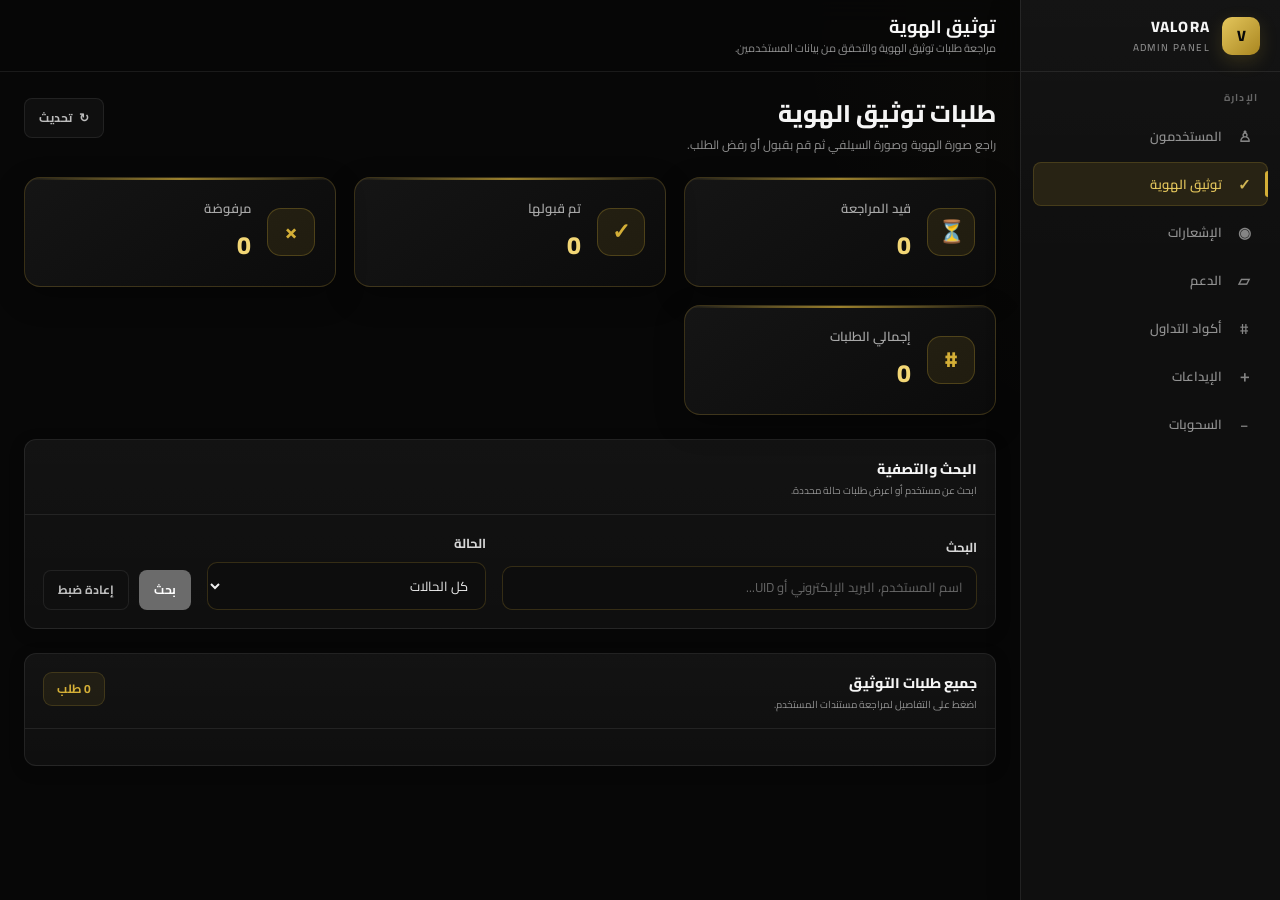
<file: verification.html>
<!DOCTYPE html>
<html lang="ar" dir="rtl">

<head>

    <meta charset="UTF-8">

    <meta
        name="viewport"
        content="width=device-width, initial-scale=1.0"
    >

    <title>VALORA ADMIN — توثيق الهوية</title>


    <!-- FONT -->

    <link
        href="https://fonts.googleapis.com/css2?family=Cairo:wght@400;600;700;800&display=swap"
        rel="stylesheet"
    >


    <!-- ADMIN LAYOUT -->

    <link
        rel="stylesheet"
        href="css/admin-layout.css"
    >


    <!-- VERIFICATION -->

    <link
        rel="stylesheet"
        href="css/verification.css"
    >

</head>


<body>


<div class="admin-app">

<div class="admin-layout">



<!-- =====================================================
     SIDEBAR
===================================================== -->

<aside class="admin-sidebar">


    <!-- BRAND -->

    <div class="admin-brand">

        <div class="admin-brand-mark">
            V
        </div>

        <div>

            <h1 class="admin-brand-title">
                VALORA
            </h1>

            <p class="admin-brand-subtitle">
                Admin Panel
            </p>

        </div>

    </div>



    <!-- NAVIGATION -->

    <nav class="admin-nav">

        <div class="admin-nav-section">
            الإدارة
        </div>


        <ul class="admin-nav-list">


            <!-- USERS -->

            <li class="admin-nav-item">

                <a
                    href="users.html"
                    class="admin-nav-link"
                >

                    <span class="admin-nav-icon">
                        ♙
                    </span>

                    المستخدمون

                </a>

            </li>



            <!-- VERIFICATION -->

            <li class="admin-nav-item">

                <a
                    href="verification.html"
                    class="admin-nav-link active"
                >

                    <span class="admin-nav-icon">
                        ✓
                    </span>

                    توثيق الهوية

                </a>

            </li>



            <!-- NOTIFICATIONS -->

            <li class="admin-nav-item">

                <a
                    href="notifications.html"
                    class="admin-nav-link"
                >

                    <span class="admin-nav-icon">
                        ◉
                    </span>

                    الإشعارات

                </a>

            </li>



            <!-- SUPPORT -->

            <li class="admin-nav-item">

                <a
                    href="messages.html"
                    class="admin-nav-link"
                >

                    <span class="admin-nav-icon">
                        ▱
                    </span>

                    الدعم

                </a>

            </li>



            <!-- TRADE CODES -->

            <li class="admin-nav-item">

                <a
                    href="trade-codes.html"
                    class="admin-nav-link"
                >

                    <span class="admin-nav-icon">
                        #
                    </span>

                    أكواد التداول

                </a>

            </li>



            <!-- DEPOSITS -->

            <li class="admin-nav-item">

                <a
                    href="deposits.html"
                    class="admin-nav-link"
                >

                    <span class="admin-nav-icon">
                        ＋
                    </span>

                    الإيداعات

                </a>

            </li>



            <!-- WITHDRAWALS -->

            <li class="admin-nav-item">

                <a
                    href="withdrawals.html"
                    class="admin-nav-link"
                >

                    <span class="admin-nav-icon">
                        −
                    </span>

                    السحوبات

                </a>

            </li>


        </ul>

    </nav>

</aside>





<!-- =====================================================
     MAIN
===================================================== -->

<section class="admin-main">



<!-- =====================================================
     HEADER
===================================================== -->

<header class="admin-header">

    <div class="admin-page-heading">

        <h2 class="admin-page-title">
            توثيق الهوية
        </h2>

        <p class="admin-page-description">
            مراجعة طلبات توثيق الهوية والتحقق من بيانات المستخدمين.
        </p>

    </div>

</header>





<!-- =====================================================
     CONTENT
===================================================== -->

<main class="admin-content">



<!-- =====================================================
     PAGE HEADER
===================================================== -->

<div class="admin-content-header">

    <div>

        <h1 class="admin-page-title">
            طلبات توثيق الهوية
        </h1>

        <p class="admin-page-description">
            راجع صورة الهوية وصورة السيلفي ثم قم بقبول أو رفض الطلب.
        </p>

    </div>


    <div class="verification-header-actions">

        <button
            type="button"
            id="refreshVerification"
            class="admin-btn admin-btn-secondary"
        >

            <span>
                ↻
            </span>

            تحديث

        </button>

    </div>

</div>





<!-- =====================================================
     STATISTICS
===================================================== -->

<section class="verification-stats-grid">


    <!-- PENDING -->

    <div class="verification-stat-card">

        <div class="verification-stat-icon">
            ⏳
        </div>

        <div class="verification-stat-content">

            <span>
                قيد المراجعة
            </span>

            <strong id="pendingVerificationCount">
                0
            </strong>

        </div>

    </div>



    <!-- APPROVED -->

    <div class="verification-stat-card">

        <div class="verification-stat-icon">
            ✓
        </div>

        <div class="verification-stat-content">

            <span>
                تم قبولها
            </span>

            <strong id="approvedVerificationCount">
                0
            </strong>

        </div>

    </div>



    <!-- REJECTED -->

    <div class="verification-stat-card">

        <div class="verification-stat-icon">
            ×
        </div>

        <div class="verification-stat-content">

            <span>
                مرفوضة
            </span>

            <strong id="rejectedVerificationCount">
                0
            </strong>

        </div>

    </div>



    <!-- TOTAL -->

    <div class="verification-stat-card">

        <div class="verification-stat-icon">
            #
        </div>

        <div class="verification-stat-content">

            <span>
                إجمالي الطلبات
            </span>

            <strong id="totalVerificationCount">
                0
            </strong>

        </div>

    </div>


</section>





<!-- =====================================================
     FILTERS
===================================================== -->

<section class="admin-card verification-filter-card">


    <div class="admin-card-header">

        <div>

            <h2 class="admin-card-title">
                البحث والتصفية
            </h2>

            <p class="admin-card-description">
                ابحث عن مستخدم أو اعرض طلبات حالة محددة.
            </p>

        </div>

    </div>



    <div class="admin-card-body">

        <div class="verification-filters">


            <!-- SEARCH -->

            <div class="verification-search">

                <label for="verificationSearch">
                    البحث
                </label>

                <input
                    type="search"
                    id="verificationSearch"
                    class="verification-input"
                    placeholder="اسم المستخدم، البريد الإلكتروني أو UID..."
                    autocomplete="off"
                >

            </div>



            <!-- STATUS -->

            <div class="verification-filter">

                <label for="verificationStatus">
                    الحالة
                </label>

                <select
                    id="verificationStatus"
                    class="verification-input"
                >

                    <option value="all">
                        كل الحالات
                    </option>

                    <option value="pending">
                        قيد المراجعة
                    </option>

                    <option value="approved">
                        مقبول
                    </option>

                    <option value="rejected">
                        مرفوض
                    </option>

                </select>

            </div>



            <!-- ACTIONS -->

            <div class="verification-filter-actions">

                <button
                    type="button"
                    id="applyVerificationFilters"
                    class="admin-btn admin-btn-primary"
                >
                    بحث
                </button>


                <button
                    type="button"
                    id="resetVerificationFilters"
                    class="admin-btn admin-btn-secondary"
                >
                    إعادة ضبط
                </button>

            </div>


        </div>

    </div>

</section>





<!-- =====================================================
     VERIFICATION TABLE
===================================================== -->

<section class="admin-card verification-table-card">


    <div class="admin-card-header">

        <div>

            <h2 class="admin-card-title">
                جميع طلبات التوثيق
            </h2>

            <p class="admin-card-description">
                اضغط على التفاصيل لمراجعة مستندات المستخدم.
            </p>

        </div>


        <div
            id="verificationResultCount"
            class="verification-result-count"
        >
            0 طلب
        </div>

    </div>



    <div class="admin-card-body">


        <div class="verification
</file>
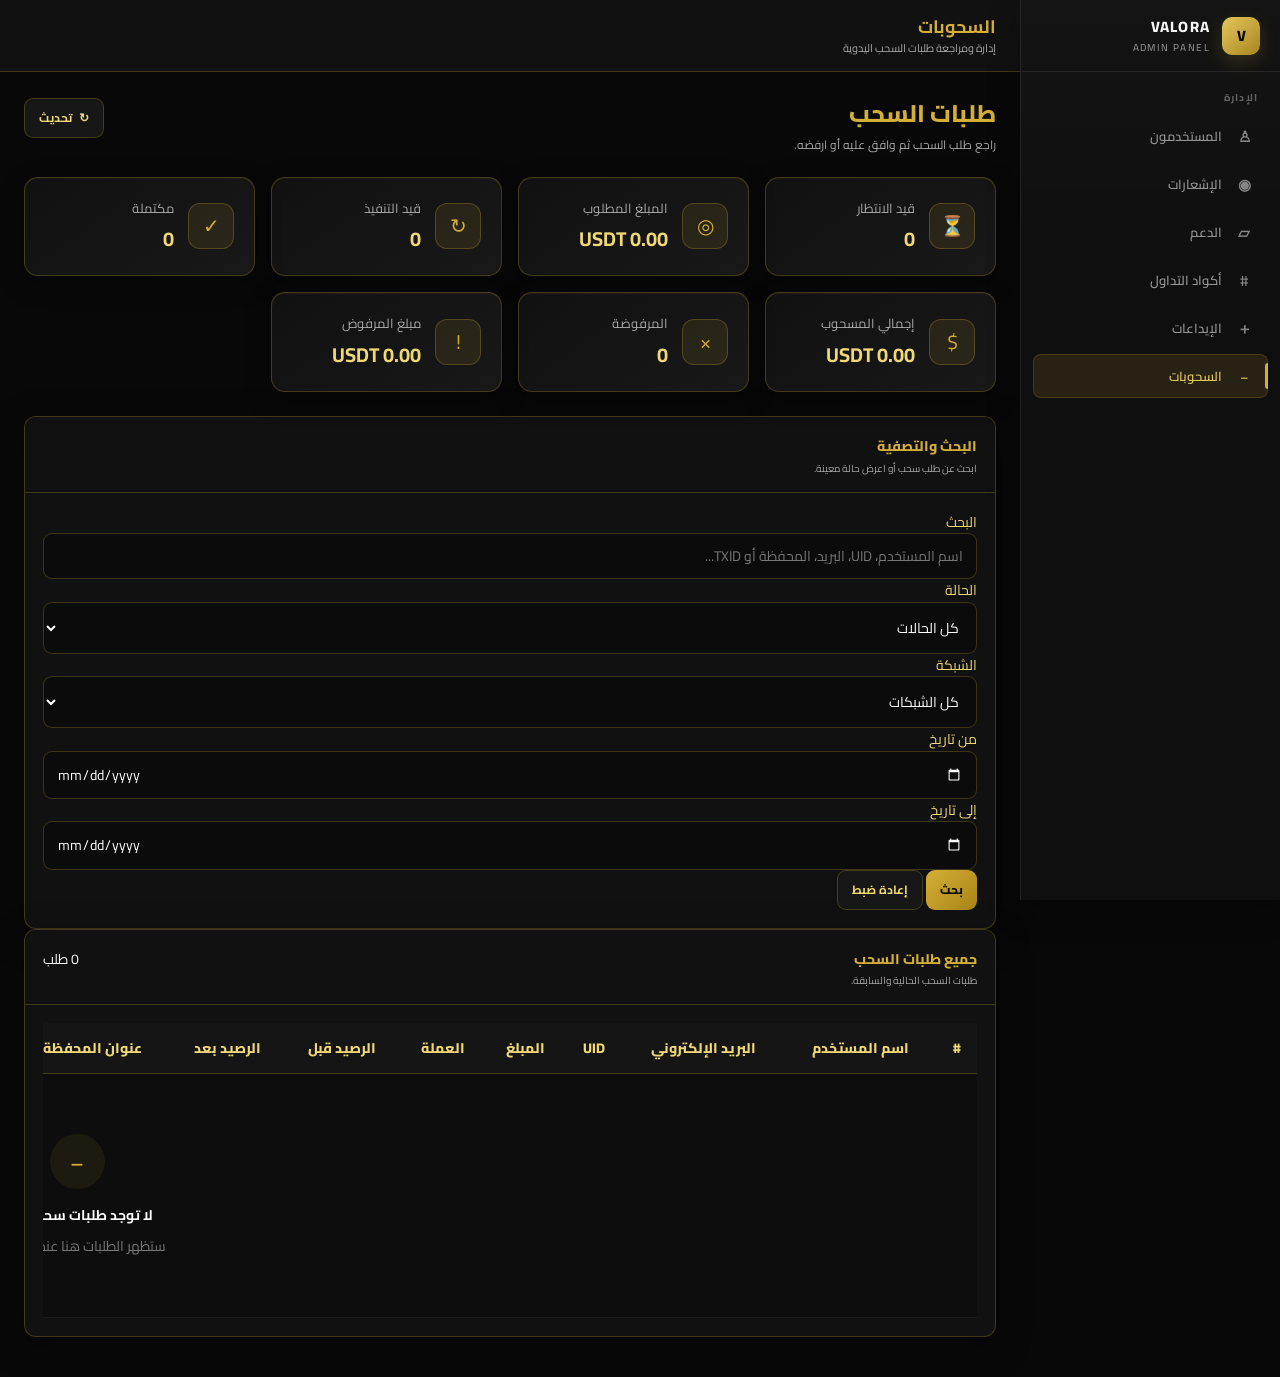
<file: withdrawals.html>
<!DOCTYPE html>
<html lang="ar" dir="rtl">

<head>
    <meta charset="UTF-8">

    <meta
        name="viewport"
        content="width=device-width, initial-scale=1.0"
    >

    <title>VALORA ADMIN — السحوبات</title>

    <link
        href="https://fonts.googleapis.com/css2?family=Cairo:wght@400;600;700;800&display=swap"
        rel="stylesheet"
    >

    <link
        rel="stylesheet"
        href="css/admin-layout.css"
    >

    <link
        rel="stylesheet"
        href="css/withdrawals.css"
    >
</head>

<body>

<div class="admin-app">

<div class="admin-layout">

<!-- =====================================================
     SIDEBAR
===================================================== -->

<aside class="admin-sidebar">

    <div class="admin-brand">

        <div class="admin-brand-mark">
            V
        </div>

        <div>
            <h1 class="admin-brand-title">
                VALORA
            </h1>

            <p class="admin-brand-subtitle">
                Admin Panel
            </p>
        </div>

    </div>

    <nav class="admin-nav">

        <div class="admin-nav-section">
            الإدارة
        </div>

        <ul class="admin-nav-list">

            <li class="admin-nav-item">
                <a
                    href="users.html"
                    class="admin-nav-link"
                >
                    <span class="admin-nav-icon">♙</span>
                    المستخدمون
                </a>
            </li>

            <li class="admin-nav-item">
                <a
                    href="notifications.html"
                    class="admin-nav-link"
                >
                    <span class="admin-nav-icon">◉</span>
                    الإشعارات
                </a>
            </li>

            <li class="admin-nav-item">
                <a
                    href="messages.html"
                    class="admin-nav-link"
                >
                    <span class="admin-nav-icon">▱</span>
                    الدعم
                </a>
            </li>

            <li class="admin-nav-item">
                <a
                    href="trade-codes.html"
                    class="admin-nav-link"
                >
                    <span class="admin-nav-icon">#</span>
                    أكواد التداول
                </a>
            </li>

            <li class="admin-nav-item">
                <a
                    href="deposits.html"
                    class="admin-nav-link"
                >
                    <span class="admin-nav-icon">＋</span>
                    الإيداعات
                </a>
            </li>

            <li class="admin-nav-item">
                <a
                    href="withdrawals.html"
                    class="admin-nav-link active"
                >
                    <span class="admin-nav-icon">−</span>
                    السحوبات
                </a>
            </li>

        </ul>

    </nav>

</aside>


<!-- =====================================================
     MAIN
===================================================== -->

<section class="admin-main">

<header class="admin-header">

    <div class="admin-page-heading">

        <h2 class="admin-page-title">
            السحوبات
        </h2>

        <p class="admin-page-description">
            إدارة ومراجعة طلبات السحب اليدوية
        </p>

    </div>

</header>


<main class="admin-content">


<!-- =====================================================
     PAGE HEADER
===================================================== -->

<div class="admin-content-header">

    <div>

        <h1 class="admin-page-title">
            طلبات السحب
        </h1>

        <p class="admin-page-description">
            راجع طلب السحب ثم وافق عليه أو ارفضه.
        </p>

    </div>

    <div class="withdrawals-header-actions">

        <button
            type="button"
            id="refreshWithdrawals"
            class="admin-btn admin-btn-secondary withdrawals-refresh-button"
        >
            <span>↻</span>
            تحديث
        </button>

    </div>

</div>


<!-- =====================================================
     STATISTICS
===================================================== -->

<section class="withdrawals-stats-grid">

    <div class="withdrawals-stat-card">
        <div class="withdrawals-stat-icon">⏳</div>
        <div class="withdrawals-stat-content">
            <span>قيد الانتظار</span>
            <strong id="pendingWithdrawalsCount">0</strong>
        </div>
    </div>

    <div class="withdrawals-stat-card">
        <div class="withdrawals-stat-icon">◎</div>
        <div class="withdrawals-stat-content">
            <span>المبلغ المطلوب</span>
            <strong id="pendingWithdrawalsAmount">
                0 USDT
            </strong>
        </div>
    </div>

    <div class="withdrawals-stat-card">
        <div class="withdrawals-stat-icon">↻</div>
        <div class="withdrawals-stat-content">
            <span>قيد التنفيذ</span>
            <strong id="processingWithdrawalsCount">0</strong>
        </div>
    </div>

    <div class="withdrawals-stat-card">
        <div class="withdrawals-stat-icon">✓</div>
        <div class="withdrawals-stat-content">
            <span>مكتملة</span>
            <strong id="completedWithdrawalsCount">0</strong>
        </div>
    </div>

    <div class="withdrawals-stat-card">
        <div class="withdrawals-stat-icon">$</div>
        <div class="withdrawals-stat-content">
            <span>إجمالي المسحوب</span>
            <strong id="totalWithdrawnAmount">
                0 USDT
            </strong>
        </div>
    </div>

    <div class="withdrawals-stat-card">
        <div class="withdrawals-stat-icon">×</div>
        <div class="withdrawals-stat-content">
            <span>المرفوضة</span>
            <strong id="rejectedWithdrawalsCount">0</strong>
        </div>
    </div>

    <div class="withdrawals-stat-card">
        <div class="withdrawals-stat-icon">!</div>
        <div class="withdrawals-stat-content">
            <span>مبلغ المرفوض</span>
            <strong id="rejectedWithdrawalsAmount">
                0 USDT
            </strong>
        </div>
    </div>

</section>


<!-- =====================================================
     FILTERS
===================================================== -->

<section class="admin-card withdrawals-filter-card">

    <div class="admin-card-header">

        <div>

            <h2 class="admin-card-title">
                البحث والتصفية
            </h2>

            <p class="admin-card-description">
                ابحث عن طلب سحب أو اعرض حالة معينة.
            </p>

        </div>

    </div>

    <div class="admin-card-body">

        <div class="withdrawals-filters">

            <div class="withdrawals-search">

                <label for="withdrawalSearch">
                    البحث
                </label>

                <input
                    type="search"
                    id="withdrawalSearch"
                    class="withdrawals-input"
                    placeholder="اسم المستخدم، UID، البريد، المحفظة أو TXID..."
                    autocomplete="off"
                >

            </div>


            <div class="withdrawals-filter">

                <label for="withdrawalStatus">
                    الحالة
                </label>

                <select
                    id="withdrawalStatus"
                    class="withdrawals-input"
                >

                    <option value="all">
                        كل الحالات
                    </option>

                    <option value="pending">
                        قيد الانتظار
                    </option>

                    <option value="processing">
                        قيد التنفيذ
                    </option>

                    <option value="completed">
                        مكتمل
                    </option>

                    <option value="rejected">
                        مرفوض
                    </option>

                </select>

            </div>


            <div class="withdrawals-filter">

                <label for="withdrawalNetwork">
                    الشبكة
                </label>

                <select
                    id="withdrawalNetwork"
                    class="withdrawals-input"
                >

                    <option value="all">
                        كل الشبكات
                    </option>

                    <option value="TRC20">
                        TRC20
                    </option>

                    <option value="BEP20">
                        BEP20
                    </option>

                    <option value="ERC20">
                        ERC20
                    </option>

                    <option value="ERC20">
                        ERC20
                    </option>

                </select>

            </div>


            <div class="withdrawals-filter">

                <label for="withdrawalDateFrom">
                    من تاريخ
                </label>

                <input
                    type="date"
                    id="withdrawalDateFrom"
                    class="withdrawals-input"
                >

            </div>


            <div class="withdrawals-filter">

                <label for="withdrawalDateTo">
                    إلى تاريخ
                </label>

                <input
                    type="date"
                    id="withdrawalDateTo"
                    class="withdrawals-input"
                >

            </div>


            <div class="withdrawals-filter-actions">

                <button
                    type="button"
                    id="applyWithdrawalFilters"
                    class="admin-btn admin-btn-primary"
                >
                    بحث
                </button>

                <button
                    type="button"
                    id="resetWithdrawalFilters"
                    class="admin-btn admin-btn-secondary"
                >
                    إعادة ضبط
                </button>

            </div>

        </div>

    </div>

</section>


<!-- =====================================================
     TABLE
===================================================== -->

<section class="admin-card withdrawals-table-card">

    <div class="admin-card-header">

        <div>

            <h2 class="admin-card-title">
                جميع طلبات السحب
            </h2>

            <p class="admin-card-description">
                طلبات السحب الحالية والسابقة.
            </p>

        </div>

        <div
            id="withdrawalsResultCount"
            class="withdrawals-result-count"
        >
            0 طلب
        </div>

    </div>


    <div class="admin-card-body">

        <div class="withdrawal-table-wrapper">

            <table class="withdrawal-table">

                <thead>

                    <tr>

                        <th>#</th>
                        <th>اسم المستخدم</th>
                        <th>البريد الإلكتروني</th>
                        <th>UID</th>
                        <th>المبلغ</th>
                        <th>العملة</th>
                        <th>الرصيد قبل</th>
                        <th>الرصيد بعد</th>
                        <th>عنوان المحفظة</th>
                        <th>الشبكة</th>
                        <th>الرسوم</th>
                        <th>الصافي</th>
                        <th>تاريخ الطلب</th>
                        <th>وقت الطلب</th>
                        <th>الحالة</th>
                        <th>TXID</th>
                        <th>ملاحظات</th>
                        <th>الإجراء</th>

                    </tr>

                </thead>

                <tbody id="withdrawalsBody"></tbody>

            </table>

        </div>

    </div>

</section>


<!-- =====================================================
     DETAILS
===================================================== -->

<section
    class="admin-card withdrawal-details-card"
    id="withdrawalDetailsCard"
    hidden
>

    <div class="admin-card-header">

        <div>

            <h2 class="admin-card-title">
                تفاصيل طلب السحب
            </h2>

            <p class="admin-card-description">
                راجع بيانات المستخدم والطلب قبل اتخاذ الإجراء.
            </p>

        </div>

        <button
            type="button"
            id="closeWithdrawalDetails"
            class="withdrawal-close-button"
        >
            ×
        </button>

    </div>


    <div class="admin-card-body">

        <div class="withdrawal-details-grid">


            <div class="withdrawal-detail-item">

                <span>
                    المستخدم
                </span>

                <strong id="detailUserName">
                    —
                </strong>

            </div>


            <div class="withdrawal-detail-item">

                <span>
                    البريد الإلكتروني
                </span>

                <strong id="detailUserEmail">
                    —
                </strong>

            </div>


            <div class="withdrawal-detail-item">

                <span>
                    UID
                </span>

                <strong
                    id="detailUserUID"
                    dir="ltr"
                >
                    —
                </strong>

            </div>


            <div class="withdrawal-detail-item">

                <span>
                    مبلغ السحب
                </span>

                <strong id="detailAmount">
                    —
                </strong>

            </div>


            <div class="withdrawal-detail-item">

                <span>
                    العملة
                </span>

                <strong id="detailCurrency">
                    —
                </strong>

            </div>


            <div class="withdrawal-detail-item">

                <span>
                    الرصيد الحالي
                </span>

                <strong id="detailBalance">
                    —
                </strong>

            </div>


            <div class="withdrawal-detail-item">

                <span>
                    رسوم السحب
                </span>

                <strong id="detailFee">
                    —
                </strong>

            </div>


            <div class="withdrawal-detail-item">

                <span>
                    المبلغ الصافي
                </span>

                <strong id="detailNetAmount">
                    —
                </strong>

            </div>


            <div class="withdrawal-detail-item">

                <span>
                    الشبكة
                </span>

                <strong id="detailNetwork">
                    —
                </strong>

            </div>


            <div class="withdrawal-detail-item">

                <span>
                    تاريخ الطلب
                </span>

                <strong id="detailDate">
                    —
                </strong>

            </div>


            <div class="withdrawal-detail-item">

                <span>
                    وقت الطلب
                </span>

                <strong id="detailTime">
                    —
                </strong>

            </div>


            <div class="withdrawal-detail-item">

                <span>
                    الحالة
                </span>

                <strong id="detailStatus">
                    —
                </strong>

            </div>


            <div class="withdrawal-detail-item withdrawal-detail-wide">

                <span>
                    عنوان المحفظة
                </span>

                <div class="withdrawal-wallet-detail">

                    <strong
                        id="detailWallet"
                        dir="ltr"
                    >
                        —
                    </strong>

                    <button
                        type="button"
                        id="copyWithdrawalWallet"
                        class="withdrawal-copy-button"
                    >
                        نسخ
                    </button>

                </div>

            </div>


            <div class="withdrawal-detail-item withdrawal-detail-wide">

                <span>
                    TXID
                </span>

                <div class="withdrawal-wallet-detail">

                    <strong
                        id="detailTxid"
                        dir="ltr"
                    >
                        —
                    </strong>

                    <button
                        type="button"
                        id="copyWithdrawalTxid"
                        class="withdrawal-copy-button"
                    >
                        نسخ
                    </button>

                </div>

            </div>


            <div class="withdrawal-detail-item withdrawal-detail-wide">

                <span>
                    ملاحظات الإدارة
                </span>

                <textarea
                    id="withdrawalAdminNotes"
                    class="withdrawals-notes-input"
                    rows="4"
                    placeholder="أضف ملاحظة داخلية..."
                ></textarea>

            </div>


        </div>


        <!-- =================================================
             DETAILS ACTIONS
        ================================================= -->

        <div class="withdrawal-details-actions">

            <button
                type="button"
                id="detailApproveWithdrawal"
                class="withdrawal-approve-button"
            >
                ✓ قبول السحب
            </button>


            <button
                type="button"
                id="detailRejectWithdrawal"
                class="withdrawal-reject-button"
            >
                × رفض السحب
            </button>


            <button
                type="button"
                id="detailCompleteWithdrawal"
                class="withdrawal-complete-button"
                hidden
            >
                ✓ تم تنفيذ التحويل — إدخال TXID
            </button>

        </div>

    </div>

</section>


</main>

</section>

</div>

</div>


<!-- =====================================================
     WITHDRAWALS JS
===================================================== -->

<script src="js/withdrawals.js"></script>

</body>
</html>
</file>
<file: css/admin-layout.css>
/* =========================================================
   VALORA ADMIN — ADMIN LAYOUT
   RTL / DESKTOP / TABLET / MOBILE
   ========================================================= */

/* =========================================================
   VARIABLES
   ========================================================= */

:root {
    --va-bg: #070707;
    --va-surface: #0f0f0f;
    --va-surface-2: #151515;
    --va-surface-3: #1b1b1b;

    --va-border: rgba(255, 255, 255, 0.08);
    --va-border-strong: rgba(255, 255, 255, 0.14);

    --va-text: #f5f5f5;
    --va-text-muted: #929292;
    --va-text-soft: #bdbdbd;

    --va-gold: #d4af37;
    --va-gold-light: #e4c65c;
    --va-gold-dark: #a98620;
    --va-gold-soft: rgba(212, 175, 55, 0.12);

    --va-success: #43c879;
    --va-success-soft: rgba(67, 200, 121, 0.12);

    --va-danger: #e45c5c;
    --va-danger-soft: rgba(228, 92, 92, 0.12);

    --va-warning: #e0a83d;
    --va-warning-soft: rgba(224, 168, 61, 0.12);

    --va-info: #5b9ff5;
    --va-info-soft: rgba(91, 159, 245, 0.12);

    --va-sidebar-width: 260px;
    --va-header-height: 72px;

    --va-radius-sm: 8px;
    --va-radius-md: 12px;
    --va-radius-lg: 16px;

    --va-shadow-sm: 0 4px 16px rgba(0, 0, 0, 0.20);
    --va-shadow-md: 0 10px 30px rgba(0, 0, 0, 0.28);
    --va-shadow-lg: 0 18px 50px rgba(0, 0, 0, 0.36);

    --va-transition: 180ms ease;
}


/* =========================================================
   RESET
   ========================================================= */

*,
*::before,
*::after {
    box-sizing: border-box;
}

html {
    min-height: 100%;
    margin: 0;
    padding: 0;

    background: var(--va-bg);
    color-scheme: dark;
}

body {
    min-height: 100vh;
    margin: 0;
    padding: 0;

    background:
        radial-gradient(
            circle at top right,
            rgba(212, 175, 55, 0.035),
            transparent 32%
        ),
        var(--va-bg);

    color: var(--va-text);

    font-family:
        "Cairo",
        Inter,
        "Segoe UI",
        Tahoma,
        Arial,
        sans-serif;

    font-size: 14px;
    line-height: 1.6;

    -webkit-font-smoothing: antialiased;
    text-rendering: optimizeLegibility;
}

body.admin-sidebar-open {
    overflow: hidden;
}

button,
input,
select,
textarea {
    font: inherit;
}

button {
    border: 0;
    cursor: pointer;
}

a {
    color: inherit;
    text-decoration: none;
}

img {
    display: block;
    max-width: 100%;
}


/* =========================================================
   APP
   ========================================================= */

.admin-app {
    width: 100%;
    min-height: 100vh;
}

.admin-layout {
    position: relative;

    width: 100%;
    min-height: 100vh;
}


/* =========================================================
   SIDEBAR OVERLAY
   ========================================================= */

.admin-sidebar-overlay {
    display: none;
}


/* =========================================================
   SIDEBAR
   ========================================================= */

.admin-sidebar {
    position: fixed;

    top: 0;
    right: 0;
    bottom: 0;
    left: auto;

    z-index: 1000;

    width: var(--va-sidebar-width);
    height: 100vh;
    height: 100dvh;

    display: flex;
    flex-direction: column;

    background:
        linear-gradient(
            180deg,
            rgba(255, 255, 255, 0.018),
            transparent 30%
        ),
        var(--va-surface);

    border-left: 1px solid var(--va-border);
    border-right: 0;

    box-shadow: var(--va-shadow-md);

    overflow: hidden;

    transition:
        transform var(--va-transition),
        width var(--va-transition);
}


/* =========================================================
   BRAND
   ========================================================= */

.admin-brand {
    flex: 0 0 auto;

    min-height: var(--va-header-height);

    padding: 0 20px;

    display: flex;
    align-items: center;

    gap: 12px;

    border-bottom: 1px solid var(--va-border);
}

.admin-brand-mark {
    width: 38px;
    height: 38px;

    flex: 0 0 38px;

    display: grid;
    place-items: center;

    border-radius: 10px;

    background:
        linear-gradient(
            135deg,
            var(--va-gold-light),
            var(--va-gold-dark)
        );

    color: #080808;

    font-size: 15px;
    font-weight: 800;

    box-shadow:
        0 6px 18px rgba(212, 175, 55, 0.18);
}

.admin-brand-content {
    min-width: 0;
}

.admin-brand-title {
    margin: 0;

    color: var(--va-text);

    font-size: 15px;
    font-weight: 800;

    letter-spacing: 0.08em;
}

.admin-brand-subtitle {
    margin: 1px 0 0;

    color: var(--va-text-muted);

    font-size: 10px;
    font-weight: 500;

    letter-spacing: 0.14em;
    text-transform: uppercase;
}


/* =========================================================
   SIDEBAR NAVIGATION
   ========================================================= */

.admin-nav {
    flex: 1 1 auto;

    min-height: 0;

    padding: 16px 12px;

    overflow-x: hidden;
    overflow-y: auto;
}

.admin-nav::-webkit-scrollbar {
    width: 5px;
}

.admin-nav::-webkit-scrollbar-track {
    background: transparent;
}

.admin-nav::-webkit-scrollbar-thumb {
    background: rgba(255, 255, 255, 0.10);
    border-radius: 999px;
}

.admin-nav-section {
    margin: 18px 10px 8px;

    color: #666;

    font-size: 10px;
    font-weight: 700;

    letter-spacing: 0.12em;
    text-transform: uppercase;
}

.admin-nav-section:first-child {
    margin-top: 2px;
}

.admin-nav-list {
    display: flex;
    flex-direction: column;

    gap: 4px;

    margin: 0;
    padding: 0;

    list-style: none;
}

.admin-nav-item {
    width: 100%;
    min-width: 0;
}

.admin-nav-link {
    position: relative;

    width: 100%;
    min-height: 44px;

    display: flex;
    align-items: center;

    gap: 12px;

    padding: 0 13px;

    border: 1px solid transparent;
    border-radius: var(--va-radius-sm);

    color: var(--va-text-muted);

    font-size: 13px;
    font-weight: 600;

    transition:
        background var(--va-transition),
        border-color var(--va-transition),
        color var(--va-transition),
        transform var(--va-transition);
}

.admin-nav-link:hover {
    background: rgba(255, 255, 255, 0.035);

    border-color: var(--va-border);

    color: var(--va-text);
}

.admin-nav-link:active {
    transform: translateY(1px);
}

.admin-nav-link.active {
    background: var(--va-gold-soft);

    border-color: rgba(212, 175, 55, 0.18);

    color: var(--va-gold-light);
}

.admin-nav-link.active::before {
    content: "";

    position: absolute;

    top: 8px;
    right: -1px;
    bottom: 8px;

    width: 3px;

    border-radius: 4px 0 0 4px;

    background: var(--va-gold);
}

.admin-nav-icon {
    width: 20px;
    height: 20px;

    flex: 0 0 20px;

    display: grid;
    place-items: center;

    color: currentColor;

    font-size: 15px;
    line-height: 1;

    opacity: 0.9;
}

.admin-nav-label {
    min-width: 0;

    overflow: hidden;

    white-space: nowrap;
    text-overflow: ellipsis;
}

.admin-nav-badge {
    min-width: 20px;
    height: 20px;

    margin-inline-start: auto;

    display: inline-flex;
    align-items: center;
    justify-content: center;

    padding: 0 6px;

    border-radius: 999px;

    background: var(--va-gold);

    color: #080808;

    font-size: 10px;
    font-weight: 800;
}


/* =========================================================
   SIDEBAR FOOTER
   ========================================================= */

.admin-sidebar-footer {
    flex: 0 0 auto;

    padding: 12px;

    border-top: 1px solid var(--va-border);
}

.admin-admin-card {
    width: 100%;
    min-height: 52px;

    display: flex;
    align-items: center;

    gap: 10px;

    padding: 8px 10px;

    border: 1px solid var(--va-border);

    border-radius: var(--va-radius-md);

    background: rgba(255, 255, 255, 0.025);
}

.admin-avatar {
    width: 34px;
    height: 34px;

    flex: 0 0 34px;

    display: grid;
    place-items: center;

    border-radius: 50%;

    background:
        linear-gradient(
            135deg,
            var(--va-gold-light),
            var(--va-gold-dark)
        );

    color: #080808;

    font-size: 12px;
    font-weight: 800;
}

.admin-admin-info {
    min-width: 0;
}

.admin-admin-name {
    margin: 0;

    color: var(--va-text);

    font-size: 12px;
    font-weight: 700;
}

.admin-admin-role {
    margin: 1px 0 0;

    color: var(--va-text-muted);

    font-size: 10px;
}


/* =========================================================
   MAIN
   ========================================================= */

.admin-main {
    width: calc(100% - var(--va-sidebar-width));
    min-width: 0;
    min-height: 100vh;

    margin-right: var(--va-sidebar-width);
    margin-left: 0;

    background: transparent;
}


/* =========================================================
   HEADER
   ========================================================= */

.admin-header {
    position: sticky;
    top: 0;

    z-index: 500;

    min-height: var(--va-header-height);
    width: 100%;

    display: flex;
    align-items: center;
    justify-content: space-between;

    gap: 16px;

    padding: 12px 24px;

    background:
        rgba(7, 7, 7, 0.88);

    border-bottom: 1px solid var(--va-border);

    backdrop-filter: blur(14px);
    -webkit-backdrop-filter: blur(14px);
}

.admin-header-left,
.admin-header-right {
    display: flex;
    align-items: center;

    min-width: 0;
}

.admin-header-left {
    gap: 12px;

    flex: 1 1 auto;
}

.admin-header-right {
    flex: 0 0 auto;

    gap: 8px;
}

.admin-page-heading {
    min-width: 0;
}

.admin-header .admin-page-title {
    margin: 0;

    color: var(--va-text);

    font-size: 18px;
    font-weight: 700;

    line-height: 1.3;
}

.admin-header .admin-page-description {
    margin: 3px 0 0;

    color: var(--va-text-muted);

    font-size: 11px;

    line-height: 1.4;
}


/* =========================================================
   ICON BUTTON
   ========================================================= */

.admin-icon-button {
    width: 40px;
    height: 40px;

    flex: 0 0 40px;

    display: inline-flex;
    align-items: center;
    justify-content: center;

    padding: 0;

    border: 1px solid var(--va-border);

    border-radius: 10px;

    background: var(--va-surface);

    color: var(--va-text-soft);

    font-size: 15px;

    transition:
        background var(--va-transition),
        border-color var(--va-transition),
        color var(--va-transition),
        transform var(--va-transition);
}

.admin-icon-button:hover {
    background: var(--va-surface-2);

    border-color: var(--va-border-strong);

    color: var(--va-text);
}

.admin-icon-button:active {
    transform: translateY(1px);
}

.admin-menu-toggle {
    display: none;
}


/* =========================================================
   NOTIFICATION
   ========================================================= */

.admin-notification-button {
    position: relative;
}

.admin-notification-badge {
    position: absolute;

    top: 7px;
    right: 7px;

    width: 7px;
    height: 7px;

    display: none;

    border: 2px solid var(--va-surface);

    border-radius: 50%;

    background: var(--va-danger);
}

.admin-notification-badge:not(:empty) {
    display: block;
}


/* =========================================================
   CONTENT
   ========================================================= */

.admin-content {
    width: 100%;
    min-width: 0;

    padding: 26px 24px 40px;
}

.admin-content-header {
    width: 100%;
    min-width: 0;

    display: flex;
    align-items: flex-start;
    justify-content: space-between;

    gap: 20px;

    margin-bottom: 22px;
}

.admin-content-header > div {
    min-width: 0;
}

.admin-content-header .admin-page-title {
    margin: 0;

    color: var(--va-text);

    font-size: 24px;
    font-weight: 800;

    line-height: 1.35;
}

.admin-content-header .admin-page-description {
    margin: 5px 0 0;

    color: var(--va-text-muted);

    font-size: 12px;
}


/* =========================================================
   CONTENT ACTIONS
   ========================================================= */

.admin-content-actions {
    display: flex;
    align-items: center;

    flex-wrap: wrap;

    gap: 8px;
}


/* =========================================================
   BUTTONS
   ========================================================= */

.admin-btn {
    min-height: 40px;

    display: inline-flex;
    align-items: center;
    justify-content: center;

    gap: 7px;

    padding: 0 14px;

    border: 1px solid transparent;

    border-radius: var(--va-radius-sm);

    font-size: 12px;
    font-weight: 700;

    white-space: nowrap;

    transition:
        background var(--va-transition),
        border-color var(--va-transition),
        color var(--va-transition),
        transform var(--va-transition);
}

.admin-btn:hover {
    transform: translateY(-1px);
}

.admin-btn:active {
    transform: translateY(0);
}

.admin-btn-secondary {
    background: var(--va-surface);

    border-color: var(--va-border);

    color: var(--va-text-soft);
}

.admin-btn-secondary:hover {
    background: var(--va-surface-2);

    border-color: var(--va-border-strong);

    color: var(--va-text);
}


/* =========================================================
   STATISTICS GRID
   ========================================================= */

.admin-stats-grid {
    width: 100%;

    display: grid;

    grid-template-columns:
        repeat(4, minmax(0, 1fr));

    gap: 14px;

    margin-bottom: 18px;
}


/* =========================================================
   STAT CARD
   ========================================================= */

.admin-stat-card {
    min-width: 0;

    padding: 18px;

    border: 1px solid var(--va-border);

    border-radius: var(--va-radius-md);

    background:
        linear-gradient(
            180deg,
            rgba(255, 255, 255, 0.018),
            transparent
        ),
        var(--va-surface);

    box-shadow: var(--va-shadow-sm);
}

.admin-stat-label {
    margin: 0;

    color: var(--va-text-muted);

    font-size: 11px;
    font-weight: 600;
}

.admin-stat-value {
    margin: 8px 0 4px;

    color: var(--va-text);

    font-size: 26px;
    font-weight: 800;

    line-height: 1.2;
}

.admin-stat-meta {
    min-height: 20px;

    display: flex;
    align-items: center;

    gap: 5px;

    color: var(--va-text-muted);

    font-size: 10px;
}

.admin-stat-meta.positive {
    color: var(--va-success);
}


/* =========================================================
   MAIN GRID
   ========================================================= */

.admin-grid {
    width: 100%;
    min-width: 0;

    display: grid;
}

.admin-grid-main {
    grid-template-columns:
        minmax(0, 1.5fr)
        minmax(300px, 0.85fr);

    gap: 18px;
}


/* =========================================================
   CARD
   ========================================================= */

.admin-card {
    min-width: 0;

    border: 1px solid var(--va-border);

    border-radius: var(--va-radius-md);

    background:
        linear-gradient(
            180deg,
            rgba(255, 255, 255, 0.015),
            transparent
        ),
        var(--va-surface);

    box-shadow: var(--va-shadow-sm);

    overflow: hidden;
}

.admin-card-header {
    min-width: 0;

    display: flex;
    align-items: flex-start;
    justify-content: space-between;

    gap: 14px;

    padding: 18px 18px 15px;

    border-bottom: 1px solid var(--va-border);
}

.admin-card-header > div {
    min-width: 0;
}

.admin-card-title {
    margin: 0;

    color: var(--va-text);

    font-size: 14px;
    font-weight: 800;
}

.admin-card-description {
    margin: 3px 0 0;

    color: var(--va-text-muted);

    font-size: 10px;
}

.admin-card-body {
    min-width: 0;

    padding: 18px;
}


/* =========================================================
   EMPTY STATE
   ========================================================= */

.admin-empty {
    min-height: 180px;

    display: flex;
    flex-direction: column;

    align-items: center;
    justify-content: center;

    padding: 24px;

    text-align: center;
}

.admin-empty-icon {
    width: 42px;
    height: 42px;

    display: grid;
    place-items: center;

    margin-bottom: 10px;

    border: 1px solid var(--va-border);

    border-radius: 50%;

    background: var(--va-surface-2);

    color: var(--va-gold);

    font-size: 20px;
}

.admin-empty-title {
    margin: 0;

    color: var(--va-text);

    font-size: 13px;
    font-weight: 700;
}

.admin-empty-description {
    max-width: 320px;

    margin: 5px 0 0;

    color: var(--va-text-muted);

    font-size: 10px;
}


/* =========================================================
   STATUS
   ========================================================= */

.admin-status {
    display: inline-flex;
    align-items: center;
    justify-content: center;

    min-height: 26px;

    padding: 0 9px;

    border-radius: 999px;

    font-size: 10px;
    font-weight: 700;

    white-space: nowrap;
}

.admin-status-success {
    background: var(--va-success-soft);
    color: var(--va-success);
}

.admin-status-danger {
    background: var(--va-danger-soft);
    color: var(--va-danger);
}

.admin-status-warning {
    background: var(--va-warning-soft);
    color: var(--va-warning);
}

.admin-status-info {
    background: var(--va-info-soft);
    color: var(--va-info);
}


/* =========================================================
   TABLE ROW
   ========================================================= */

.admin-table-row {
    min-width: 0;
}


/* =========================================================
   RESPONSIVE — LARGE TABLET
   ========================================================= */

@media (max-width: 1100px) {

    :root {
        --va-sidebar-width: 230px;
    }

    .admin-content {
        padding-inline: 20px;
    }

    .admin-stats-grid {
        grid-template-columns:
            repeat(2, minmax(0, 1fr));
    }

    .admin-grid-main {
        grid-template-columns:
            minmax(0, 1fr);
    }
}


/* =========================================================
   RESPONSIVE — MOBILE
   ========================================================= */

@media (max-width: 768px) {

    html,
    body {
        width: 100%;
        max-width: 100%;

        overflow-x: hidden;
    }

    body.admin-sidebar-open {
        overflow: hidden;
    }


    /* -----------------------------------------------------
       SIDEBAR
       ----------------------------------------------------- */

    .admin-sidebar {
        position: fixed;

        top: 0;
        right: 0;
        bottom: 0;
        left: auto;

        width: min(86vw, 320px);
        max-width: 320px;

        height: 100vh;
        height: 100dvh;

        z-index: 1100;

        transform: translateX(105%);

        transition:
            transform 250ms ease;

        box-shadow:
            -14px 0 40px rgba(0, 0, 0, 0.45);
    }

    body.admin-sidebar-open .admin-sidebar {
        transform: translateX(0);
    }


    /* -----------------------------------------------------
       OVERLAY
       ----------------------------------------------------- */

    .admin-sidebar-overlay {
        position: fixed;

        inset: 0;

        z-index: 1050;

        display: block;

        background: rgba(0, 0, 0, 0.60);

        opacity: 0;
        visibility: hidden;

        pointer-events: none;

        transition:
            opacity 250ms ease,
            visibility 250ms ease;
    }

    body.admin-sidebar-open .admin-sidebar-overlay {
        opacity: 1;

        visibility: visible;

        pointer-events: auto;
    }


    /* -----------------------------------------------------
       MAIN
       ----------------------------------------------------- */

    .admin-main {
        width: 100%;
        max-width: 100%;

        min-width: 0;
        min-height: 100vh;

        margin: 0;
    }


    /* -----------------------------------------------------
       HEADER
       ----------------------------------------------------- */

    .admin-header {
        width: 100%;

        min-height: 64px;

        padding: 10px 14px;

        gap: 10px;
    }

    .admin-header-left {
        flex: 1 1 auto;

        min-width: 0;
    }

    .admin-header-right {
        flex: 0 0 auto;
    }

    .admin-menu-toggle {
        display: inline-flex;
    }

    .admin-header .admin-page-title {
        max-width: 100%;

        font-size: 17px;

        white-space: nowrap;
        overflow: hidden;
        text-overflow: ellipsis;
    }

    .admin-header .admin-page-description {
        max-width: 100%;

        font-size: 9px;

        white-space: nowrap;
        overflow: hidden;
        text-overflow: ellipsis;
    }


    /* -----------------------------------------------------
       CONTENT
       ----------------------------------------------------- */

    .admin-content {
        width: 100%;
        max-width: 100%;

        min-width: 0;

        padding: 18px 14px 28px;
    }

    .admin-content-header {
        flex-wrap: wrap;

        gap: 12px;

        margin-bottom: 16px;
    }

    .admin-content-header > div {
        width: 100%;
        max-width: 100%;
    }

    .admin-content-header .admin-page-title {
        font-size: 21px;
    }

    .admin-content-header .admin-page-description {
        font-size: 10px;
    }


    /* -----------------------------------------------------
       ACTIONS
       ----------------------------------------------------- */

    .admin-content-actions {
        width: 100%;
        max-width: 100%;
    }

    .admin-content-actions .admin-btn {
        max-width: 100%;
    }


    /* -----------------------------------------------------
       STATS
       ----------------------------------------------------- */

    .admin-stats-grid {
        width: 100%;

        grid-template-columns:
            repeat(2, minmax(0, 1fr));

        gap: 10px;

        margin-bottom: 14px;
    }

    .admin-stat-card {
        min-width: 0;

        padding: 14px;
    }

    .admin-stat-label {
        font-size: 9px;
    }

    .admin-stat-value {
        font-size: 21px;

        white-space: nowrap;
        overflow: hidden;
        text-overflow: ellipsis;
    }

    .admin-stat-meta {
        font-size: 9px;
    }


    /* -----------------------------------------------------
       MAIN GRID
       ----------------------------------------------------- */

    .admin-grid-main {
        width: 100%;
        min-width: 0;

        grid-template-columns:
            minmax(0, 1fr);

        gap: 14px;
    }


    /* -----------------------------------------------------
       CARDS
       ----------------------------------------------------- */

    .admin-card {
        width: 100%;
        min-width: 0;

        overflow: hidden;
    }

    .admin-card-header {
        flex-wrap: wrap;

        gap: 10px;

        padding: 15px;
    }

    .admin-card-body {
        padding: 15px;
    }

    .admin-card-title {
        font-size: 13px;
    }

    .admin-card-description {
        font-size: 9px;
    }


    /* -----------------------------------------------------
       BUTTONS
       ----------------------------------------------------- */

    .admin-btn {
        min-height: 38px;

        padding-inline: 12px;

        font-size: 11px;

        white-space: nowrap;
    }
}


/* =========================================================
   RESPONSIVE — VERY SMALL
   ========================================================= */

@media (max-width: 420px) {

    .admin-sidebar {
        width: 84vw;
        max-width: 300px;
    }

    .admin-header {
        padding-inline: 10px;
    }

    .admin-content {
        padding-inline: 10px;
    }

    .admin-stats-grid {
        grid-template-columns:
            minmax(0, 1fr);
    }

    .admin-stat-card {
        padding: 15px;
    }

    .admin-stat-value {
        font-size: 22px;
    }

    .admin-header-right {
        gap: 4px;
    }

    .admin-icon-button {
        width: 36px;
        height: 36px;

        flex-basis: 36px;
    }

    .admin-brand {
        padding-inline: 16px;
    }
}


/* =========================================================
   ACCESSIBILITY
   ========================================================= */

.admin-nav-link:focus-visible,
.admin-btn:focus-visible,
.admin-icon-button:focus-visible {
    outline: 2px solid var(--va-gold);

    outline-offset: 2px;
}


/* =========================================================
   REDUCED MOTION
   ========================================================= */

@media (prefers-reduced-motion: reduce) {

    *,
    *::before,
    *::after {
        scroll-behavior: auto !important;

        transition-duration: 0.01ms !important;
        animation-duration: 0.01ms !important;
        animation-iteration-count: 1 !important;
    }
   }
/* =========================================================
   VALORA — ICON & GOLD FIX
   ========================================================= */

/* Header icons */
.admin-icon-button {
    color: var(--va-gold-light);
    background: var(--va-surface-2);
    border-color: rgba(212, 175, 55, 0.18);
}

.admin-icon-button:hover {
    color: var(--va-gold-light);
    background: var(--va-gold-soft);
    border-color: rgba(212, 175, 55, 0.35);
}

/* Notification icon */
.admin-notification-button > span:first-child {
    color: var(--va-gold-light);
    font-size: 16px;
    line-height: 1;
}

/* Admin A button */
.admin-admin-button {
    color: #080808;
    background:
        linear-gradient(
            135deg,
            var(--va-gold-light),
            var(--va-gold-dark)
        );
    border-color: rgba(212, 175, 55, 0.45);

    font-weight: 800;
}

.admin-admin-button:hover {
    color: #080808;
    background:
        linear-gradient(
            135deg,
            #f0d978,
            var(--va-gold)
        );
}

/* Gold for active navigation */
.admin-nav-link.active {
    color: var(--va-gold-light);
}

.admin-nav-link.active .admin-nav-icon {
    color: var(--va-gold-light);
}

/* Gold refresh icon */
#refreshDashboard span {
    color: var(--va-gold-light);
}

/* Gold quick-action icons */
.admin-content-actions .admin-btn {
    color: var(--va-text-soft);
}

.admin-content-actions .admin-btn:hover {
    color: var(--va-gold-light);
}
</file>
<file: css/deposits.css>
/* =========================================================
   VALORA ADMIN — DEPOSITS
   FINAL UI
========================================================= */


/* =========================================================
   PAGE HEADER
========================================================= */

.admin-content-header {
    display: flex;
    align-items: center;
    justify-content: space-between;
    gap: 18px;
    margin-bottom: 22px;
}

.admin-content-header .admin-page-title {
    margin-bottom: 6px;
}


/* =========================================================
   REFRESH BUTTON
========================================================= */

#refreshDeposits {
    min-width: 115px;
    min-height: 44px;
    font-weight: 800;
    white-space: nowrap;
}

#refreshDeposits:disabled {
    opacity: 0.75;
    cursor: default;
}


/* =========================================================
   STATISTICS
========================================================= */

.deposit-stats {
    display: grid;
    grid-template-columns: repeat(4, minmax(0, 1fr));
    gap: 14px;
    margin-bottom: 18px;
}


.deposit-stat-card {
    position: relative;
    min-height: 116px;
    padding: 20px;
    display: flex;
    flex-direction: column;
    justify-content: center;
    gap: 9px;

    border: 1px solid var(--va-border);
    border-radius: 16px;

    background:
        linear-gradient(
            145deg,
            rgba(255,255,255,0.045),
            rgba(255,255,255,0.015)
        );

    box-shadow:
        0 8px 25px rgba(0,0,0,0.12);

    overflow: hidden;
}


.deposit-stat-card::before {
    content: "";
    position: absolute;

    top: 0;
    right: 0;

    width: 100%;
    height: 2px;

    background:
        linear-gradient(
            90deg,
            transparent,
            rgba(212,175,55,0.55),
            transparent
        );

    opacity: 0.7;
}


.deposit-stat-card span {
    color: var(--va-text-muted);
    font-size: 11px;
    font-weight: 700;
}


.deposit-stat-card strong {
    color: var(--va-gold);
    font-size: 23px;
    line-height: 1.2;
    font-weight: 900;
    font-variant-numeric: tabular-nums;
}


/* =========================================================
   FILTER CARD
========================================================= */

.deposit-filter-card {
    margin-bottom: 18px;
}


.deposit-filter-card .admin-card-body {
    padding: 20px;
}


.deposit-filters {
    display: grid;
    grid-template-columns: minmax(0, 2fr) minmax(200px, 1fr);
    gap: 16px;
}


.deposit-filter-field {
    display: flex;
    flex-direction: column;
    gap: 8px;
}


.deposit-filter-field label {
    color: var(--va-text);
    font-size: 12px;
    font-weight: 800;
}


.deposit-filter-field input,
.deposit-filter-field select {
    width: 100%;
    min-height: 46px;

    padding: 0 14px;

    border: 1px solid var(--va-border);
    border-radius: 10px;

    background: rgba(255,255,255,0.035);
    color: var(--va-text);

    font-family: inherit;
    font-size: 12px;

    outline: none;

    transition:
        border-color .2s ease,
        background .2s ease,
        box-shadow .2s ease;
}


.deposit-filter-field input:hover,
.deposit-filter-field select:hover {
    background: rgba(255,255,255,0.05);
}


.deposit-filter-field input:focus,
.deposit-filter-field select:focus {
    border-color: rgba(212,175,55,0.65);

    box-shadow:
        0 0 0 3px rgba(212,175,55,0.07);
}


.deposit-filter-field input::placeholder {
    color: var(--va-text-soft);
}


.deposit-filter-field select option {
    background: #111;
    color: #fff;
}


/* =========================================================
   TABLE CARD
========================================================= */

.deposit-table-wrapper {
    width: 100%;

    overflow-x: auto;
    overflow-y: hidden;

    border: 1px solid var(--va-border);
    border-radius: 14px;

    background: rgba(0,0,0,0.08);

    -webkit-overflow-scrolling: touch;
}


/* =========================================================
   TABLE
========================================================= */

.deposit-table {
    width: 100%;
    min-width: 960px;

    border-collapse: separate;
    border-spacing: 0;

    direction: rtl;
}


.deposit-table thead th {
    height: 54px;

    padding: 0 16px;

    background:
        rgba(255,255,255,0.045);

    border-bottom:
        1px solid var(--va-border);

    color:
        var(--va-text-muted);

    font-size: 11px;
    font-weight: 800;

    text-align: right;

    white-space: nowrap;
}


.deposit-table tbody td {
    height: 70px;

    padding: 12px 16px;

    border-bottom:
        1px solid rgba(255,255,255,0.055);

    color:
        var(--va-text);

    font-size: 12px;

    vertical-align: middle;
}


.deposit-table tbody tr {
    transition:
        background .18s ease;
}


.deposit-table tbody tr:hover {
    background:
        rgba(255,255,255,0.028);
}


.deposit-table tbody tr:last-child td {
    border-bottom: 0;
}


/* =========================================================
   USER CELL
========================================================= */

.deposit-user {
    min-width: 150px;

    display: flex;
    flex-direction: column;
    gap: 4px;
}


.deposit-user strong {
    color: var(--va-text);

    font-size: 13px;
    font-weight: 800;

    white-space: nowrap;
    overflow: hidden;
    text-overflow: ellipsis;
}


.deposit-user span {
    color: var(--va-text-muted);

    font-size: 10px;

    white-space: nowrap;
    overflow: hidden;
    text-overflow: ellipsis;
}


/* =========================================================
   UID
========================================================= */

.deposit-table td:nth-child(2) {
    direction: ltr;
    text-align: right;

    color: var(--va-text-muted);
    font-weight: 700;
    font-variant-numeric: tabular-nums;
}


/* =========================================================
   AMOUNT
========================================================= */

.deposit-amount {
    display: inline-flex;
    align-items: center;
    justify-content: center;

    min-width: 92px;
    min-height: 34px;

    padding: 0 12px;

    border:
        1px solid rgba(212,175,55,0.22);

    border-radius: 9px;

    background:
        rgba(212,175,55,0.075);

    color:
        var(--va-gold);

    font-size: 13px;
    font-weight: 900;

    font-variant-numeric: tabular-nums;
    white-space: nowrap;
}


/* =========================================================
   NETWORK
========================================================= */

.deposit-network {
    display: inline-flex;

    align-items: center;
    justify-content: center;

    min-width: 68px;
    min-height: 29px;

    padding: 0 11px;

    border:
        1px solid rgba(212,175,55,0.20);

    border-radius: 999px;

    background:
        rgba(212,175,55,0.065);

    color:
        var(--va-gold);

    font-size: 10px;
    font-weight: 800;

    white-space: nowrap;
}


/* =========================================================
   TXID
========================================================= */

.deposit-txid {
    width: 170px;
    max-width: 170px;

    direction: ltr;

    overflow: hidden;
    text-overflow: ellipsis;
    white-space: nowrap;

    color: var(--va-text-muted);

    font-family:
        ui-monospace,
        SFMono-Regular,
        Menlo,
        Monaco,
        Consolas,
        monospace;

    font-size: 10px;

    cursor: default;
}


.deposit-txid:hover {
    color: var(--va-text);
}


/* =========================================================
   DATE
========================================================= */

.deposit-table td:nth-child(6) {
    color: var(--va-text-muted);

    font-size: 10px;

    white-space: nowrap;

    font-variant-numeric: tabular-nums;
}


/* =========================================================
   STATUS
========================================================= */

.deposit-status {
    display: inline-flex;

    align-items: center;
    justify-content: center;

    min-width: 78px;
    min-height: 29px;

    padding: 0 11px;

    border:
        1px solid rgba(65,210,125,0.25);

    border-radius: 999px;

    background:
        rgba(65,210,125,0.085);

    color:
        #64df94;

    font-size: 10px;
    font-weight: 800;

    white-space: nowrap;
}


/* =========================================================
   EMPTY STATE
========================================================= */

.deposits-empty {
    min-height: 190px;

    display: flex;

    align-items: center;
    justify-content: center;

    padding: 35px 20px;

    color: var(--va-text-muted);

    font-size: 12px;
    font-weight: 600;

    text-align: center;
}


.deposits-empty[hidden] {
    display: none;
}


/* =========================================================
   TABLE SCROLLBAR
========================================================= */

.deposit-table-wrapper::-webkit-scrollbar {
    height: 7px;
}


.deposit-table-wrapper::-webkit-scrollbar-track {
    background:
        rgba(255,255,255,0.025);
}


.deposit-table-wrapper::-webkit-scrollbar-thumb {
    background:
        rgba(255,255,255,0.20);

    border-radius: 999px;
}


.deposit-table-wrapper::-webkit-scrollbar-thumb:hover {
    background:
        rgba(212,175,55,0.42);
}


/* =========================================================
   TABLE HEADER / CARD SPACING
========================================================= */

.admin-card-header {
    min-height: 72px;
}


.deposit-filter-card + .admin-card {
    overflow: hidden;
}


/* =========================================================
   MOBILE — TABLE
========================================================= */

@media (max-width: 900px) {

    .deposit-stats {
        grid-template-columns:
            repeat(2, minmax(0, 1fr));
    }


    .deposit-table {
        min-width: 920px;
    }

}


/* =========================================================
   MOBILE — FILTERS
========================================================= */

@media (max-width: 700px) {

    .admin-content-header {
        align-items: stretch;
        flex-direction: column;
    }


    #refreshDeposits {
        width: 100%;
    }


    .deposit-filters {
        grid-template-columns: 1fr;
    }


    .deposit-table {
        min-width: 900px;
    }

}


/* =========================================================
   SMALL MOBILE
========================================================= */

@media (max-width: 520px) {

    .deposit-stats {
        grid-template-columns: 1fr;
        gap: 10px;
    }


    .deposit-stat-card {
        min-height: 92px;
        padding: 17px;
    }


    .deposit-stat-card strong {
        font-size: 20px;
    }


    .deposit-filter-card .admin-card-body {
        padding: 15px;
    }


    .deposit-table {
        min-width: 880px;
    }


    .deposit-table thead th {
        padding: 0 13px;
    }


    .deposit-table tbody td {
        padding: 11px 13px;
    }

                       }
</file>
<file: css/messages.css>
/* =========================================================
   VALORA ADMIN — MESSAGES / SUPPORT
   ========================================================= */

.messages-layout {
    display: grid;
    grid-template-columns: 320px minmax(0, 1fr);
    gap: 18px;
    min-height: 620px;
}


/* =========================================================
   USERS LIST
   ========================================================= */

.messages-users {
    min-width: 0;
    min-height: 0;
    overflow: hidden;
    display: flex;
    flex-direction: column;
}

.messages-users-list {
    display: flex;
    flex-direction: column;

    height: 540px;
    max-height: 540px;

    overflow-y: auto;
    overflow-x: hidden;

    -webkit-overflow-scrolling: touch;
    overscroll-behavior: contain;
    touch-action: pan-y;

    scrollbar-width: thin;
}


/* Scrollbar */

.messages-users-list::-webkit-scrollbar {
    width: 7px;
}

.messages-users-list::-webkit-scrollbar-track {
    background: rgba(255,255,255,0.03);
}

.messages-users-list::-webkit-scrollbar-thumb {
    background: rgba(255,255,255,0.25);
    border-radius: 10px;
}

.messages-users-list::-webkit-scrollbar-thumb:hover {
    background: rgba(255,255,255,0.40);
}


/* User */

.message-user {
    display: flex;
    align-items: center;
    gap: 12px;

    width: 100%;
    flex: 0 0 auto;

    padding: 15px;

    border-bottom: 1px solid var(--va-border);

    cursor: pointer;

    transition:
        background var(--va-transition),
        border-color var(--va-transition);
}

.message-user:hover {
    background: rgba(255,255,255,0.04);
}

.message-user.active {
    background: rgba(212,175,55,0.10);

    border-right:
        3px solid var(--va-gold);
}


/* Avatar */

.message-user-avatar {
    width: 42px;
    height: 42px;

    flex: 0 0 42px;

    display: grid;
    place-items: center;

    border-radius: 50%;

    background:
        linear-gradient(
            135deg,
            var(--va-gold-light),
            var(--va-gold-dark)
        );

    color: #080808;

    font-size: 16px;
    font-weight: 800;
}


/* User info */

.message-user-info {
    min-width: 0;
    flex: 1;
}

.message-user-name {
    margin: 0;

    color: var(--va-text);

    font-size: 13px;
    font-weight: 800;

    white-space: nowrap;
    overflow: hidden;
    text-overflow: ellipsis;
}

.message-user-email {
    margin: 3px 0 0;

    color: var(--va-text-muted);

    font-size: 11px;

    white-space: nowrap;
    overflow: hidden;
    text-overflow: ellipsis;
}

.message-user-meta {
    display: flex;

    align-items: center;
    justify-content: space-between;

    gap: 8px;

    margin-top: 5px;
}

.message-user-time {
    color: var(--va-text-soft);
    font-size: 10px;
}

.message-unread {
    min-width: 20px;
    height: 20px;

    display: inline-flex;

    align-items: center;
    justify-content: center;

    padding: 0 6px;

    border-radius: 999px;

    background: var(--va-danger);

    color: #fff;

    font-size: 10px;
    font-weight: 800;
}


/* =========================================================
   CHAT
   ========================================================= */

.messages-chat {
    display: flex;
    flex-direction: column;

    min-width: 0;

    overflow: hidden;
}

.chat-header {
    min-height: 72px;

    display: flex;
    align-items: center;

    padding: 18px 20px;

    border-bottom:
        1px solid var(--va-border);

    color: var(--va-text);

    font-size: 15px;
    font-weight: 800;
}

.chat-body {
    flex: 1;

    min-height: 450px;
    max-height: 520px;

    overflow-y: auto;

    padding: 22px;

    background:
        rgba(0,0,0,0.10);
}

.chat-empty {
    height: 100%;
    min-height: 400px;

    display: flex;

    align-items: center;
    justify-content: center;

    flex-direction: column;

    gap: 8px;

    color: var(--va-text-muted);

    font-size: 13px;
}


/* =========================================================
   CHAT MESSAGES
   ========================================================= */

.chat-message {
    display: flex;
    margin-bottom: 16px;
}

.chat-message.user {
    justify-content: flex-start;
}

.chat-message.admin {
    justify-content: flex-end;
}

.chat-bubble {
    max-width: 70%;

    padding: 12px 15px;

    border-radius: 14px;

    font-size: 13px;
    line-height: 1.7;
}

.chat-message.user .chat-bubble {
    background:
        rgba(255,255,255,0.06);

    border:
        1px solid var(--va-border);

    color: var(--va-text);

    border-bottom-right-radius: 4px;
}

.chat-message.admin .chat-bubble {
    background:
        var(--va-gold);

    color: #080808;

    border-bottom-left-radius: 4px;
}

.chat-message-time {
    display: block;

    margin-top: 5px;

    font-size: 9px;

    opacity: 0.65;
}


/* =========================================================
   CHAT INPUT
   ========================================================= */

.chat-input-box {
    display: flex;

    align-items: flex-end;

    gap: 10px;

    padding: 15px;

    border-top:
        1px solid var(--va-border);
}

.chat-input-box textarea {
    flex: 1;

    min-height: 44px;
    max-height: 120px;

    resize: vertical;

    padding: 11px 13px;

    border:
        1px solid var(--va-border);

    border-radius:
        var(--va-radius-sm);

    background:
        rgba(255,255,255,0.03);

    color:
        var(--va-text);

    font-family:
        inherit;

    font-size: 13px;

    outline: none;
}

.chat-input-box textarea:focus {
    border-color:
        rgba(212,175,55,0.55);
}

.chat-input-box button {
    min-height: 44px;

    padding: 0 20px;

    border: 0;

    border-radius:
        var(--va-radius-sm);

    background:
        var(--va-gold);

    color: #080808;

    font-family:
        inherit;

    font-size: 13px;

    font-weight: 800;

    cursor: pointer;

    transition:
        background var(--va-transition);
}

.chat-input-box button:hover {
    background:
        var(--va-gold-light);
}


/* =========================================================
   EMPTY USERS
   ========================================================= */

.messages-users-empty {
    padding: 40px 20px;

    text-align: center;

    color: var(--va-text-muted);

    font-size: 12px;
}


/* =========================================================
   RESPONSIVE
   ========================================================= */

@media (max-width: 900px) {

    .messages-layout {
        grid-template-columns:
            260px
            minmax(0, 1fr);
    }

}


@media (max-width: 700px) {

    .messages-layout {
        grid-template-columns:
            minmax(0, 1fr);
    }

    .messages-users {
        max-height: 320px;
    }

    .messages-users-list {
        height: 300px;
        max-height: 300px;

        overflow-y: auto;
        overflow-x: hidden;

        touch-action: pan-y;
    }

    .chat-body {
        min-height: 380px;
    }

    .chat-bubble {
        max-width: 85%;
    }

}
</file>
<file: css/notifications.css>
/* =========================================================
   VALORA ADMIN — NOTIFICATIONS
   ========================================================= */


/* =========================================================
   COMPOSE CARD
   ========================================================= */


.notification-compose-card,
.notification-history-card {

    margin-bottom: 20px;

}



/* =========================================================
   FIELDS
   ========================================================= */


.notification-field {

    margin-bottom: 20px;

}



.notification-label {

    display: block;

    margin-bottom: 8px;

    color: var(--va-text);

    font-size: 13px;

    font-weight: 700;

}



.notification-input,
.notification-textarea {

    width: 100%;

    padding: 12px 14px;

    background: rgba(255,255,255,0.03);

    border: 1px solid var(--va-border);

    border-radius: var(--va-radius-sm);

    color: var(--va-text);

    font-family: inherit;

    font-size: 13px;

    outline: none;

    transition:

        border-color var(--va-transition),

        background var(--va-transition);

}



.notification-input:focus,
.notification-textarea:focus {

    border-color: var(--va-gold);

    background: rgba(255,255,255,0.05);

}



.notification-textarea {

    resize: vertical;

    min-height: 130px;

}




/* =========================================================
   SELECTED USERS
   ========================================================= */


.notification-users-box {

    display: flex;

    flex-direction: column;

    gap: 10px;

    padding: 14px;

    background: rgba(255,255,255,0.02);

    border: 1px solid var(--va-border);

    border-radius: var(--va-radius-md);

}



.notification-user-option {

    display: flex;

    align-items: center;

    gap: 12px;

    padding: 12px;

    border-radius: var(--va-radius-sm);

    cursor: pointer;

    background: rgba(255,255,255,0.02);

}



.notification-user-option:hover {

    background: rgba(255,255,255,0.05);

}



.notification-user-option input {

    width: 16px;

    height: 16px;

}



.notification-user-option span {

    display: flex;

    flex-direction: column;

    gap: 3px;

}



.notification-user-option strong {

    color: var(--va-text);

    font-size: 13px;

}



.notification-user-option small {

    color: var(--va-text-muted);

    font-size: 11px;

}





/* =========================================================
   CHARACTER COUNT
   ========================================================= */


.notification-character-count {

    margin-top: 8px;

    text-align: left;

    color: var(--va-text-muted);

    font-size: 11px;

}





/* =========================================================
   PREVIEW
   ========================================================= */


.notification-preview {

    margin: 25px 0;

}



.notification-preview-label {

    margin-bottom: 10px;

    color: var(--va-text-muted);

    font-size: 12px;

    font-weight: 700;

}



.notification-preview-card {

    display: flex;

    gap: 14px;

    padding: 18px;

    background:

        linear-gradient(
            135deg,
            rgba(212,175,55,0.12),
            rgba(212,175,55,0.03)
        );

    border: 1px solid rgba(212,175,55,0.20);

    border-radius: var(--va-radius-lg);

}



.notification-preview-icon {

    width: 42px;

    height: 42px;

    display: grid;

    place-items: center;

    border-radius: 50%;

    background: var(--va-gold);

    color: #080808;

    font-weight: 800;

}



.notification-preview-content strong {

    display: block;

    margin-bottom: 5px;

    color: var(--va-text);

}



.notification-preview-content p {

    margin: 0;

    color: var(--va-text-muted);

    font-size: 13px;

}




/* =========================================================
   ACTIONS
   ========================================================= */


.notification-actions {

    display: flex;

    justify-content: flex-end;

    gap: 12px;

}



.notification-result {

    margin-top: 18px;

    padding: 12px;

    border-radius: var(--va-radius-sm);

    background: var(--va-success-soft);

    color: var(--va-success);

    font-size: 13px;

    font-weight: 700;

}




/* =========================================================
   HISTORY
   ========================================================= */


.notification-history-empty {

    padding: 40px 20px;

    text-align: center;

}



.notification-history-icon {

    font-size: 35px;

    margin-bottom: 12px;

    color: var(--va-gold);

}



.notification-history-empty h3 {

    margin: 0 0 8px;

    color: var(--va-text);

}



.notification-history-empty p {

    margin: 0;

    color: var(--va-text-muted);

    font-size: 13px;

}





/* =========================================================
   MOBILE
   ========================================================= */


@media(max-width:768px){


    .notification-actions {

        flex-direction: column;

    }


    .notification-actions button {

        width:100%;

    }


}
</file>
<file: css/settings.css>
/* ==========================================
   VALORA ADMIN SETTINGS
   css/settings.css
========================================== */

* {
    box-sizing: border-box;
}


/* ==========================================
   PAGE
========================================== */

.admin-content {
    width: 100%;
    max-width: 1400px;
    margin: 0 auto;
    padding: 25px;
}


.admin-content-header {
    display: flex;
    align-items: center;
    justify-content: space-between;
    gap: 20px;
    margin-bottom: 25px;
}


.admin-page-title {
    margin: 0;
    color: #EAF3FF;
    font-size: 28px;
    font-weight: 800;
}


.admin-page-description {
    margin-top: 7px;
    color: #98A5B8;
    font-size: 14px;
    line-height: 1.7;
}


/* ==========================================
   SAVE STATUS
========================================== */

.settings-header-status {
    display: flex;
    align-items: center;
}


.settings-save-status {
    display: inline-flex;
    align-items: center;
    justify-content: center;

    min-height: 40px;
    padding: 8px 14px;

    border-radius: 12px;

    background: #071426;
    border: 1px solid #17365C;

    color: #98A5B8;

    font-size: 13px;
    font-weight: 600;
}


/* ==========================================
   SETTINGS CARD
========================================== */

.settings-card {
    width: 100%;

    margin-bottom: 25px;

    background: #0B1628;

    border: 1px solid #17365C;

    border-radius: 22px;

    overflow: hidden;

    box-shadow:
        0 12px 35px rgba(0, 0, 0, 0.18);
}


/* ==========================================
   CARD HEADER
========================================== */

.settings-card .admin-card-header {
    display: flex;

    align-items: center;
    justify-content: space-between;

    gap: 20px;

    padding: 20px 22px;

    border-bottom: 1px solid #17365C;

    background:
        linear-gradient(
            135deg,
            #0D1C31,
            #0B1628
        );
}


.settings-card-heading {
    display: flex;

    align-items: center;

    gap: 14px;
}


.settings-card-icon {
    width: 48px;
    height: 48px;

    flex-shrink: 0;

    display: flex;
    align-items: center;
    justify-content: center;

    border-radius: 15px;

    background: #1687FF;

    color: white;

    font-size: 21px;
    font-weight: 800;

    box-shadow:
        0 0 18px rgba(22, 135, 255, 0.28);
}


.settings-card .admin-card-title {
    margin: 0;

    color: #EAF3FF;

    font-size: 19px;
    font-weight: 800;
}


.settings-card .admin-card-description {
    margin: 5px 0 0;

    color: #98A5B8;

    font-size: 13px;

    line-height: 1.6;
}


.settings-section-badge {
    display: inline-flex;

    align-items: center;
    justify-content: center;

    min-height: 32px;

    padding: 6px 12px;

    border-radius: 10px;

    background: #071426;

    border: 1px solid #17365C;

    color: #1687FF;

    font-size: 12px;
    font-weight: 700;

    white-space: nowrap;
}


/* ==========================================
   CARD BODY
========================================== */

.settings-card .admin-card-body {
    padding: 22px;
}


/* ==========================================
   SETTINGS GRID
========================================== */

.settings-grid {
    display: grid;

    grid-template-columns:
        repeat(2, minmax(0, 1fr));

    gap: 18px;
}


.settings-field {
    min-width: 0;

    padding: 17px;

    background: #071426;

    border: 1px solid #17365C;

    border-radius: 17px;

    transition:
        border-color .25s ease,
        box-shadow .25s ease,
        transform .25s ease;
}


.settings-field:hover {
    border-color: #245384;

    box-shadow:
        0 8px 22px rgba(0, 0, 0, 0.12);
}


/* ==========================================
   LABEL
========================================== */

.settings-label {
    display: block;

    margin-bottom: 9px;

    color: #EAF3FF;

    font-size: 14px;
    font-weight: 700;

    line-height: 1.5;
}


.settings-help {
    margin: 8px 0 0;

    color: #7F8EA3;

    font-size: 12px;

    line-height: 1.7;
}


/* ==========================================
   INPUT
========================================== */

.settings-input {
    width: 100%;

    min-height: 50px;

    padding: 0 14px;

    background: #050B16;

    border: 1px solid #17365C;

    border-radius: 13px;

    outline: none;

    color: #EAF3FF;

    font-family: inherit;

    font-size: 14px;

    transition:
        border-color .2s ease,
        box-shadow .2s ease,
        background .2s ease;
}


.settings-input:focus {
    border-color: #1687FF;

    background: #071426;

    box-shadow:
        0 0 0 3px rgba(22, 135, 255, 0.12);
}


.settings-input::placeholder {
    color: #65748A;
}


select.settings-input {
    cursor: pointer;
}


select.settings-input option {
    background: #0B1628;
    color: #EAF3FF;
}


/* ==========================================
   NUMBER INPUT
========================================== */

.settings-input[type="number"] {
    direction: ltr;

    text-align: left;
}


/* ==========================================
   INPUT GROUP
========================================== */

.settings-input-group {
    display: flex;

    align-items: center;

    gap: 10px;
}


.settings-input-group .settings-input {
    flex: 1;
}


.settings-input-group > span {
    min-width: 55px;

    color: #98A5B8;

    font-size: 13px;
    font-weight: 700;

    text-align: center;
}


/* ==========================================
   TOGGLE FIELD
========================================== */

.settings-field-toggle {
    display: flex;

    align-items: center;
    justify-content: space-between;

    gap: 20px;
}


.settings-field-content {
    flex: 1;
}


/* ==========================================
   SWITCH
========================================== */

.settings-switch {
    position: relative;

    display: inline-flex;

    width: 54px;
    height: 30px;

    flex-shrink: 0;

    cursor: pointer;
}


.settings-switch input {
    position: absolute;

    opacity: 0;

    width: 0;
    height: 0;
}


.settings-switch-slider {
    position: absolute;

    inset: 0;

    background: #17243A;

    border: 1px solid #29435F;

    border-radius: 30px;

    transition: .25s;
}


.settings-switch-slider::before {
    content: "";

    position: absolute;

    width: 22px;
    height: 22px;

    left: 3px;
    top: 3px;

    background: #98A5B8;

    border-radius: 50%;

    transition: .25s;

    box-shadow:
        0 2px 6px rgba(0, 0, 0, .3);
}


.settings-switch input:checked
+ .settings-switch-slider {
    background: #1687FF;

    border-color: #1687FF;

    box-shadow:
        0 0 12px rgba(22, 135, 255, .35);
}


.settings-switch input:checked
+ .settings-switch-slider::before {
    transform: translateX(24px);

    background: white;
}


.settings-switch input:focus
+ .settings-switch-slider {
    box-shadow:
        0 0 0 3px rgba(22, 135, 255, .15);
}


/* ==========================================
   CARD ACTIONS
========================================== */

.settings-card-actions {
    display: flex;

    justify-content: flex-end;

    gap: 12px;

    margin-top: 22px;

    padding-top: 20px;

    border-top: 1px solid #17365C;
}


/* ==========================================
   BUTTONS
========================================== */

.admin-btn {
    min-height: 48px;

    padding: 0 18px;

    border-radius: 13px;

    border: 1px solid transparent;

    font-family: inherit;

    font-size: 14px;
    font-weight: 700;

    cursor: pointer;

    transition:
        transform .2s ease,
        box-shadow .2s ease,
        background .2s ease;
}


.admin-btn:hover {
    transform: translateY(-2px);
}


.admin-btn:active {
    transform: translateY(0);
}


.admin-btn-primary {
    background: #1687FF;

    color: white;

    border-color: #1687FF;

    box-shadow:
        0 8px 20px rgba(22, 135, 255, .2);
}


.admin-btn-primary:hover {
    background: #0878EC;

    box-shadow:
        0 10px 25px rgba(22, 135, 255, .3);
}


.admin-btn-danger {
    background: #3B0A0A;

    color: #FFB4B4;

    border-color: #7F1D1D;
}


.admin-btn-danger:hover {
    background: #521010;

    border-color: #EF4444;

    color: white;
}


/* ==========================================
   WITHDRAW ADDRESS SECTION
========================================== */

#withdrawAddressesSettings {
    position: relative;
}


#withdrawAddressesSettings .settings-card-icon {
    background: #0EA5E9;

    box-shadow:
        0 0 18px rgba(14, 165, 233, .25);
}


#withdrawAddressesSettings .settings-input {
    font-family:
        Arial,
        "Courier New",
        monospace;

    letter-spacing: .3px;
}


#withdrawAddressesSettings
.settings-field {
    border-color: #17365C;
}


#withdrawAddressesSettings
.settings-field:focus-within {
    border-color: #1687FF;

    box-shadow:
        0 0 18px rgba(22, 135, 255, .08);
}


/* ==========================================
   LANGUAGE FIELD
========================================== */

#primaryLanguage {
    cursor: pointer;
}


#primaryLanguage option {
    padding: 10px;
}


/* ==========================================
   DANGER CARD
========================================== */

.settings-danger-card {
    border-color: #5A1A25;

    background:
        linear-gradient(
            135deg,
            #0B1628,
            #160D15
        );
}


.settings-danger-card
.settings-card-icon {
    background: #EF4444;

    box-shadow:
        0 0 18px rgba(239, 68, 68, .2);
}


.settings-danger-badge {
    color: #FF7A7A;

    border-color: #6B1D2A;

    background: #250E14;
}


.settings-danger-actions {
    display: flex;

    flex-wrap: wrap;

    gap: 12px;
}


.settings-danger-note {
    margin: 16px 0 0;

    color: #8F7480;

    font-size: 12px;

    line-height: 1.7;
}


/* ==========================================
   LTR / ENGLISH
========================================== */

html[dir="ltr"] .admin-content {
    direction: ltr;
}


html[dir="ltr"] .settings-card {
    direction: ltr;
}


html[dir="ltr"]
.settings-card .admin-card-header {
    direction: ltr;
}


html[dir="ltr"]
.settings-card-heading {
    direction: ltr;
}


html[dir="ltr"]
.settings-card .admin-card-title,
html[dir="ltr"]
.settings-card .admin-card-description {
    text-align: left;
}


html[dir="ltr"] .settings-label {
    text-align: left;
}


html[dir="ltr"] .settings-help {
    text-align: left;
}


html[dir="ltr"]
.settings-input[type="number"] {
    direction: ltr;
    text-align: left;
}


html[dir="ltr"]
.settings-input[type="text"] {
    direction: ltr;
    text-align: left;
}


/* ==========================================
   MOBILE
========================================== */

@media (max-width: 900px) {

    .admin-content {
        padding: 18px;
    }


    .settings-grid {
        grid-template-columns: 1fr;
    }


    .admin-content-header {
        align-items: flex-start;

        flex-direction: column;
    }


    .settings-header-status {
        width: 100%;
    }


    .settings-save-status {
        width: 100%;
    }

}


/* ==========================================
   SMALL MOBILE
========================================== */

@media (max-width: 600px) {

    .admin-content {
        padding: 12px;
    }


    .admin-content-header {
        margin-bottom: 18px;
    }


    .admin-page-title {
        font-size: 23px;
    }


    .settings-card {
        border-radius: 18px;

        margin-bottom: 18px;
    }


    .settings-card .admin-card-header {
        padding: 16px;

        align-items: flex-start;

        flex-direction: column;
    }


    .settings-card-heading {
        width: 100%;
    }


    .settings-section-badge {
        align-self: flex-start;
    }


    .settings-card .admin-card-body {
        padding: 15px;
    }


    .settings-grid {
        gap: 13px;
    }


    .settings-field {
        padding: 14px;

        border-radius: 15px;
    }


    .settings-field-toggle {
        align-items: center;
    }


    .settings-card-actions {
        flex-direction: column;
    }


    .settings-card-actions
    .admin-btn {
        width: 100%;
    }


    .settings-danger-actions {
        flex-direction: column;
    }


    .settings-danger-actions
    .admin-btn {
        width: 100%;
    }

}


/* ==========================================
   VERY SMALL SCREENS
========================================== */

@media (max-width: 380px) {

    .admin-content {
        padding: 9px;
    }


    .settings-card .admin-card-body {
        padding: 12px;
    }


    .settings-card .admin-card-header {
        padding: 13px;
    }


    .settings-card-icon {
        width: 42px;
        height: 42px;

        border-radius: 12px;
    }


    .settings-card .admin-card-title {
        font-size: 16px;
    }


    .settings-card .admin-card-description {
        font-size: 12px;
    }


    .settings-input {
        min-height: 46px;

        font-size: 13px;
    }


    .admin-btn {
        min-height: 46px;

        font-size: 13px;
    }

}


/* ==========================================
   SCROLLBAR
========================================== */

.settings-card ::-webkit-scrollbar {
    width: 7px;
    height: 7px;
}


.settings-card ::-webkit-scrollbar-track {
    background: #071426;
}


.settings-card ::-webkit-scrollbar-thumb {
    background: #17365C;

    border-radius: 10px;
}


.settings-card ::-webkit-scrollbar-thumb:hover {
    background: #245384;
}
</file>
<file: css/trade-codes.css>
/* =========================================================
   VALORA ADMIN — TRADE CODES
   PREMIUM TABLE / CONTROL UI
========================================================= */


/* =========================================================
   GLOBAL
========================================================= */

.trade-control-card,
.trade-generated-card,
.trade-rules-card,
.trade-history-card {
    width: 100%;
    min-width: 0;
}


/* =========================================================
   CONTROL CARD
========================================================= */

.trade-control-card {
    overflow: hidden;
    border: 1px solid var(--va-border);
}

.trade-control-card .admin-card-body {
    padding: 24px;
}


/* =========================================================
   TRADE FIELD
========================================================= */

.trade-field {
    display: flex;
    flex-direction: column;
    gap: 8px;
    margin-bottom: 20px;
}

.trade-field label {
    color: var(--va-text);
    font-size: 13px;
    font-weight: 800;
}

.trade-field select {
    width: 100%;
    min-height: 48px;
    padding: 0 14px;

    border: 1px solid var(--va-border);
    border-radius: var(--va-radius-sm);

    background: #111;
    color: var(--va-text);

    font-family: inherit;
    font-size: 13px;

    outline: none;
    cursor: pointer;

    transition:
        border-color var(--va-transition),
        background var(--va-transition);
}

.trade-field select:hover {
    background: #151515;
}

.trade-field select:focus {
    border-color: rgba(212,175,55,0.65);
}

.trade-field select option {
    background: #111;
    color: #fff;
}


/* =========================================================
   TRADE INFORMATION
========================================================= */

.trade-info-grid {
    display: grid;

    grid-template-columns:
        repeat(3, minmax(0, 1fr));

    gap: 14px;

    margin-bottom: 22px;
}

.trade-info-box {
    min-height: 90px;

    display: flex;
    flex-direction: column;
    justify-content: center;

    gap: 7px;

    padding: 17px;

    border: 1px solid var(--va-border);
    border-radius: 12px;

    background:
        linear-gradient(
            180deg,
            rgba(255,255,255,0.035),
            rgba(255,255,255,0.015)
        );
}

.trade-info-box span {
    color: var(--va-text-muted);
    font-size: 11px;
    font-weight: 600;
}

.trade-info-box strong {
    color: var(--va-gold);
    font-size: 20px;
    font-weight: 900;
}

.trade-info-box:nth-child(2) strong,
.trade-info-box:nth-child(3) strong {
    color: var(--va-text);
    font-size: 16px;
}


/* =========================================================
   GENERATE BUTTON
========================================================= */

.trade-generate-button {
    width: 100%;
    min-height: 52px;

    font-size: 14px;
    font-weight: 800;
}


/* =========================================================
   GENERATED CODE
========================================================= */

.trade-generated-card {
    margin-top: 20px;

    border:
        1px solid
        rgba(212,175,55,0.30);

    background:
        linear-gradient(
            180deg,
            rgba(212,175,55,0.055),
            rgba(255,255,255,0.018)
        );
}

.trade-generated-card[hidden] {
    display: none;
}

.trade-generated-card .admin-card-body {
    padding: 26px;
}


/* =========================================================
   GENERATED CODE BOX
========================================================= */

.generated-code-box {
    width: 100%;

    padding: 25px;

    border:
        1px solid
        rgba(212,175,55,0.25);

    border-radius: 16px;

    background:
        rgba(0,0,0,0.22);

    text-align: center;
}

.generated-code-box h3 {
    margin: 0 0 14px;

    color: var(--va-text);

    font-size: 14px;
    font-weight: 800;
}

.trade-code-display {
    width: 100%;

    min-height: 82px;

    display: flex;
    align-items: center;
    justify-content: center;

    margin: 12px 0 18px;
    padding: 15px 20px;

    border:
        1px dashed
        rgba(212,175,55,0.60);

    border-radius: 12px;

    background:
        rgba(212,175,55,0.06);

    color: var(--va-gold);

    font-size:
        clamp(24px, 4vw, 34px);

    font-weight: 900;

    letter-spacing: 5px;

    direction: ltr;

    user-select: all;

    overflow-x: auto;
}

.generated-code-box p {
    margin: 7px 0;

    color: var(--va-text-muted);

    font-size: 12px;
}

.generated-code-box #codeTimer {
    color: var(--va-text);

    font-size: 15px;
    font-weight: 900;

    font-variant-numeric: tabular-nums;

    direction: ltr;
}


/* =========================================================
   COPY
========================================================= */

#copyTradeCode {
    min-width: 150px;
    min-height: 44px;
}

#copyTradeCode:hover {
    transform: translateY(-1px);
}


/* =========================================================
   COUNTDOWN
========================================================= */

.trade-countdown {
    display: flex;
    align-items: center;
    justify-content: center;

    gap: 10px;

    margin-top: 16px;
    padding: 14px;

    border:
        1px solid
        var(--va-border);

    border-radius:
        var(--va-radius-sm);

    background:
        rgba(255,255,255,0.025);
}

.trade-countdown span {
    color: var(--va-text-muted);
    font-size: 12px;
}

.trade-countdown strong {
    min-width: 75px;

    color: var(--va-gold);

    font-size: 20px;
    font-weight: 900;

    font-variant-numeric: tabular-nums;

    direction: ltr;
}

.trade-status {
    margin-top: 12px;

    text-align: center;

    color: #55d88a;

    font-size: 12px;
    font-weight: 800;
}

.trade-status.expired {
    color: var(--va-danger);
}


/* =========================================================
   HISTORY CARD
========================================================= */

.trade-history-card {
    margin-top: 20px;
}


/* =========================================================
   TABLE WRAPPER
========================================================= */

.trade-table-wrapper {
    width: 100%;

    overflow-x: auto;
    overflow-y: hidden;

    border:
        1px solid
        var(--va-border);

    border-radius: 14px;

    background:
        rgba(255,255,255,0.015);

    -webkit-overflow-scrolling: touch;
}


/* =========================================================
   TABLE
========================================================= */

.trade-table {
    width: 100%;

    min-width: 760px;

    border-collapse: separate;
    border-spacing: 0;

    direction: rtl;

    table-layout: fixed;
}


/* =========================================================
   COLUMN WIDTHS
========================================================= */

.trade-table th:nth-child(1),
.trade-table td:nth-child(1) {
    width: 24%;
}

.trade-table th:nth-child(2),
.trade-table td:nth-child(2) {
    width: 16%;
}

.trade-table th:nth-child(3),
.trade-table td:nth-child(3) {
    width: 22%;
}

.trade-table th:nth-child(4),
.trade-table td:nth-child(4) {
    width: 22%;
}

.trade-table th:nth-child(5),
.trade-table td:nth-child(5) {
    width: 16%;
}


/* =========================================================
   HEADER
========================================================= */

.trade-table thead th {
    height: 54px;

    padding: 0 16px;

    background:
        rgba(255,255,255,0.045);

    border-bottom:
        1px solid
        var(--va-border);

    color:
        var(--va-text-muted);

    font-size: 11px;
    font-weight: 800;

    text-align: right;

    white-space: nowrap;
}


/* =========================================================
   BODY
========================================================= */

.trade-table tbody td {
    height: 70px;

    padding: 12px 16px;

    border-bottom:
        1px solid
        rgba(255,255,255,0.055);

    color:
        var(--va-text);

    font-size: 12px;

    vertical-align: middle;

    white-space: nowrap;
}

.trade-table tbody tr {
    transition:
        background var(--va-transition);
}

.trade-table tbody tr:hover {
    background:
        rgba(212,175,55,0.035);
}

.trade-table tbody tr:last-child td {
    border-bottom: 0;
}


/* =========================================================
   CODE COLUMN
========================================================= */

.trade-table td:first-child {
    direction: ltr;
    text-align: right;
}

.trade-table td:first-child strong {
    display: inline-flex;

    align-items: center;
    justify-content: center;

    min-height: 36px;

    padding:
        0 13px;

    border:
        1px solid
        rgba(212,175,55,0.25);

    border-radius:
        8px;

    background:
        rgba(212,175,55,0.08);

    color:
        var(--va-gold);

    font-size:
        13px;

    font-weight:
        900;

    letter-spacing:
        2px;

    direction:
        ltr;
}


/* =========================================================
   TRADE NUMBER
========================================================= */

.trade-table td:nth-child(2) {
    font-weight: 800;
}

.trade-table td:nth-child(2)::before {
    content: "•";

    margin-left: 7px;

    color:
        var(--va-gold);

    font-size:
        14px;
}


/* =========================================================
   TIME / EXPIRATION
========================================================= */

.trade-table td:nth-child(3),
.trade-table td:nth-child(4) {
    font-variant-numeric: tabular-nums;
}

.trade-table td:nth-child(3) {
    color:
        var(--va-text-muted);
}


/* =========================================================
   STATUS
========================================================= */

.trade-table td:nth-child(4) span {
    display: inline-flex;

    align-items: center;
    justify-content: center;

    min-width: 78px;
    min-height: 30px;

    padding:
        0 11px;

    border-radius:
        999px;

    background:
        rgba(65,210,125,0.08);

    border:
        1px solid
        rgba(65,210,125,0.20);

    color:
        #64df94;

    font-size:
        10px;

    font-weight:
        800;
}


/* expired */

.trade-table td:nth-child(4) span.expired,
.trade-table td:nth-child(4) span[data-status="expired"] {
    background:
        rgba(220,70,70,0.08);

    border-color:
        rgba(220,70,70,0.22);

    color:
        #ff7777;
}


/* used */

.trade-table td:nth-child(4) span.used,
.trade-table td:nth-child(4) span[data-status="used"] {
    background:
        rgba(255,255,255,0.06);

    border-color:
        var(--va-border);

    color:
        var(--va-text-muted);
}


/* =========================================================
   COPY BUTTON
========================================================= */

.trade-copy-btn {
    min-height: 34px;

    padding:
        0 13px;

    border:
        1px solid
        var(--va-border);

    border-radius:
        8px;

    background:
        rgba(255,255,255,0.035);

    color:
        var(--va-text);

    font-family:
        inherit;

    font-size:
        10px;

    font-weight:
        800;

    cursor:
        pointer;

    transition:
        all var(--va-transition);
}

.trade-copy-btn:hover {
    border-color:
        rgba(212,175,55,0.45);

    color:
        var(--va-gold);

    background:
        rgba(212,175,55,0.07);
}


/* =========================================================
   EMPTY TABLE
========================================================= */

.trade-table-empty {
    padding: 45px 20px;

    text-align: center;

    color:
        var(--va-text-muted);

    font-size:
        12px;
}


/* =========================================================
   RULES
========================================================= */

.trade-rules {
    display: grid;

    grid-template-columns:
        repeat(2, minmax(0, 1fr));

    gap: 12px;
}

.trade-rule {
    display: flex;
    flex-direction: column;

    gap: 7px;

    min-height: 86px;

    padding: 16px 18px;

    border:
        1px solid
        var(--va-border);

    border-radius:
        var(--va-radius-sm);

    background:
        rgba(255,255,255,0.025);
}

.trade-rule strong {
    color:
        var(--va-text);

    font-size:
        13px;

    font-weight:
        800;
}

.trade-rule span {
    color:
        var(--va-text-muted);

    font-size:
        11px;

    line-height:
        1.7;
}


/* =========================================================
   RESULT
========================================================= */

.trade-result {
    margin-top: 18px;

    padding:
        13px 16px;

    border-radius:
        var(--va-radius-sm);

    font-size:
        12px;

    font-weight:
        700;

    text-align:
        center;
}

.trade-result[hidden] {
    display: none;
}

.trade-result.success {
    border:
        1px solid
        rgba(65,210,125,0.25);

    background:
        rgba(65,210,125,0.07);

    color:
        #64df94;
}

.trade-result.error {
    border:
        1px solid
        rgba(220,70,70,0.25);

    background:
        rgba(220,70,70,0.07);

    color:
        #ff7777;
}


/* =========================================================
   TABLE SCROLLBAR
========================================================= */

.trade-table-wrapper::-webkit-scrollbar {
    height: 7px;
}

.trade-table-wrapper::-webkit-scrollbar-track {
    background:
        rgba(255,255,255,0.025);
}

.trade-table-wrapper::-webkit-scrollbar-thumb {
    background:
        rgba(255,255,255,0.20);

    border-radius:
        999px;
}

.trade-table-wrapper::-webkit-scrollbar-thumb:hover {
    background:
        rgba(212,175,55,0.40);
}


/* =========================================================
   MOBILE
========================================================= */

@media (max-width: 800px) {

    .trade-info-grid {
        grid-template-columns: 1fr;
    }

    .trade-info-box {
        min-height: 72px;
    }

    .trade-rules {
        grid-template-columns: 1fr;
    }

    .trade-code-display {
        min-height: 70px;

        font-size: 25px;

        letter-spacing: 3px;
    }

    .generated-code-box {
        padding: 20px 14px;
    }

    .trade-table {
        min-width: 760px;
    }
}


/* =========================================================
   SMALL MOBILE
========================================================= */

@media (max-width: 520px) {

    .trade-control-card .admin-card-body,
    .trade-generated-card .admin-card-body {
        padding: 17px;
    }

    .trade-code-display {
        font-size: 21px;
        letter-spacing: 2px;
    }

    .trade-countdown {
        flex-direction: column;
        gap: 4px;
    }

    #copyTradeCode {
        width: 100%;
    }

    .trade-table-wrapper {
        border-radius: 10px;
    }

}
</file>
<file: css/transactions.css>
/* =========================================================
   VALORA ADMIN — TRANSACTIONS
   TRANSACTIONS PAGE
========================================================= */


/* =========================================================
   PAGE HEADER
========================================================= */

.transactions-header-actions {
    display: flex;
    align-items: center;
    gap: 10px;
}



/* =========================================================
   STATISTICS
========================================================= */

.transactions-stats-grid {
    display: grid;
    grid-template-columns: repeat(3, minmax(0, 1fr));
    gap: 16px;
    margin-bottom: 22px;
}


.transactions-stat-card {
    position: relative;

    display: flex;
    align-items: center;

    gap: 15px;

    min-height: 105px;

    padding: 18px;

    background:
        linear-gradient(
            145deg,
            rgba(255, 255, 255, 0.045),
            rgba(255, 255, 255, 0.018)
        );

    border: 1px solid rgba(212, 175, 55, 0.18);

    border-radius: 16px;

    box-shadow:
        0 10px 30px rgba(0, 0, 0, 0.20);

    overflow: hidden;

    transition:
        transform 0.2s ease,
        border-color 0.2s ease,
        box-shadow 0.2s ease;
}


.transactions-stat-card::before {
    content: "";

    position: absolute;

    top: 0;
    right: 0;

    width: 100%;
    height: 2px;

    background:
        linear-gradient(
            90deg,
            transparent,
            #d4af37,
            transparent
        );

    opacity: 0.65;
}


.transactions-stat-card:hover {
    transform: translateY(-2px);

    border-color:
        rgba(212, 175, 55, 0.38);

    box-shadow:
        0 14px 35px rgba(0, 0, 0, 0.28);
}


.transactions-stat-icon {
    flex: 0 0 auto;

    width: 50px;
    height: 50px;

    display: flex;
    align-items: center;
    justify-content: center;

    border-radius: 14px;

    color: #d4af37;

    background:
        rgba(212, 175, 55, 0.10);

    border:
        1px solid rgba(212, 175, 55, 0.20);

    font-size: 23px;
    font-weight: 800;
}


.transactions-stat-content {
    display: flex;

    flex-direction: column;

    gap: 5px;

    min-width: 0;
}


.transactions-stat-content span {
    color: rgba(255, 255, 255, 0.62);

    font-size: 13px;
    font-weight: 600;
}


.transactions-stat-content strong {
    color: #ffffff;

    font-size: 23px;
    font-weight: 800;

    line-height: 1.2;
}



/* =========================================================
   FILTERS
========================================================= */

.transactions-filter-card {
    margin-bottom: 22px;
}


.transactions-filters {
    display: grid;

    grid-template-columns:
        minmax(240px, 1.7fr)
        repeat(4, minmax(150px, 1fr))
        auto;

    gap: 14px;

    align-items: end;
}


.transactions-search,
.transactions-filter {
    display: flex;

    flex-direction: column;

    gap: 7px;

    min-width: 0;
}


.transactions-search label,
.transactions-filter label {
    color: rgba(255, 255, 255, 0.72);

    font-size: 13px;
    font-weight: 700;
}


.transactions-input {
    width: 100%;

    height: 44px;

    padding:
        0 13px;

    border:
        1px solid rgba(255, 255, 255, 0.10);

    border-radius: 10px;

    outline: none;

    background:
        rgba(255, 255, 255, 0.045);

    color: #ffffff;

    font-family: inherit;

    font-size: 13px;

    transition:
        border-color 0.2s ease,
        background 0.2s ease,
        box-shadow 0.2s ease;
}


.transactions-input::placeholder {
    color:
        rgba(255, 255, 255, 0.36);
}


.transactions-input:focus {
    border-color:
        rgba(212, 175, 55, 0.65);

    background:
        rgba(255, 255, 255, 0.065);

    box-shadow:
        0 0 0 3px rgba(212, 175, 55, 0.08);
}


.transactions-input option {
    background: #161616;
    color: #ffffff;
}


.transactions-filter-actions {
    display: flex;

    align-items: center;

    gap: 8px;

    white-space: nowrap;
}



/* =========================================================
   TABLE
========================================================= */

.transactions-table-card {
    margin-bottom: 22px;
}


.transactions-result-count {
    display: inline-flex;

    align-items: center;
    justify-content: center;

    min-height: 32px;

    padding:
        5px 12px;

    border-radius: 999px;

    background:
        rgba(212, 175, 55, 0.08);

    border:
        1px solid rgba(212, 175, 55, 0.18);

    color: #d4af37;

    font-size: 12px;
    font-weight: 800;

    white-space: nowrap;
}


.transactions-table-wrapper {
    width: 100%;

    overflow-x: auto;

    border-radius: 12px;

    scrollbar-width: thin;

    scrollbar-color:
        rgba(212, 175, 55, 0.45)
        rgba(255, 255, 255, 0.04);
}


.transactions-table-wrapper::-webkit-scrollbar {
    height: 8px;
}


.transactions-table-wrapper::-webkit-scrollbar-track {
    background:
        rgba(255, 255, 255, 0.03);
}


.transactions-table-wrapper::-webkit-scrollbar-thumb {
    background:
        rgba(212, 175, 55, 0.40);

    border-radius: 999px;
}


.transactions-table {
    width: 100%;

    min-width: 1450px;

    border-collapse: separate;

    border-spacing: 0;

    color: #ffffff;

    font-size: 13px;
}


.transactions-table thead th {
    position: sticky;

    top: 0;

    z-index: 2;

    padding:
        14px 12px;

    text-align: right;

    white-space: nowrap;

    background:
        #171717;

    border-bottom:
        1px solid rgba(212, 175, 55, 0.18);

    color:
        rgba(255, 255, 255, 0.70);

    font-size: 12px;
    font-weight: 800;
}


.transactions-table tbody td {
    padding:
        14px 12px;

    vertical-align: middle;

    white-space: nowrap;

    border-bottom:
        1px solid rgba(255, 255, 255, 0.055);

    color:
        rgba(255, 255, 255, 0.80);

    background:
        rgba(255, 255, 255, 0.012);
}


.transactions-table tbody tr {
    transition:
        background 0.18s ease;
}


.transactions-table tbody tr:hover td {
    background:
        rgba(212, 175, 55, 0.045);
}


.transactions-table tbody tr:last-child td {
    border-bottom: 0;
}



/* =========================================================
   TRANSACTION TYPE
========================================================= */

.transaction-type {
    display: inline-flex;

    align-items: center;

    min-height: 28px;

    padding:
        4px 10px;

    border-radius: 999px;

    font-size: 11px;
    font-weight: 800;

    white-space: nowrap;
}


.transaction-type-deposit {
    color: #72d39b;

    background:
        rgba(72, 211, 155, 0.10);

    border:
        1px solid rgba(72, 211, 155, 0.18);
}


.transaction-type-withdrawal {
    color: #ff9b9b;

    background:
        rgba(255, 100, 100, 0.09);

    border:
        1px solid rgba(255, 100, 100, 0.17);
}


.transaction-type-trade {
    color: #d4af37;

    background:
        rgba(212, 175, 55, 0.10);

    border:
        1px solid rgba(212, 175, 55, 0.18);
}


.transaction-type-credit {
    color: #7eb8ff;

    background:
        rgba(80, 145, 255, 0.10);

    border:
        1px solid rgba(80, 145, 255, 0.18);
}


.transaction-type-debit {
    color: #ffad72;

    background:
        rgba(255, 145, 70, 0.10);

    border:
        1px solid rgba(255, 145, 70, 0.18);
}


.transaction-type-fee {
    color: #c6a9ff;

    background:
        rgba(145, 100, 255, 0.10);

    border:
        1px solid rgba(145, 100, 255, 0.18);
}



/* =========================================================
   STATUS
========================================================= */

.transaction-status {
    display: inline-flex;

    align-items: center;
    justify-content: center;

    min-height: 28px;

    padding:
        4px 10px;

    border-radius: 999px;

    font-size: 11px;
    font-weight: 800;

    white-space: nowrap;
}


.status-pending {
    color: #e8c95d;

    background:
        rgba(212, 175, 55, 0.10);

    border:
        1px solid rgba(212, 175, 55, 0.18);
}


.status-processing {
    color: #7eb8ff;

    background:
        rgba(70, 140, 255, 0.10);

    border:
        1px solid rgba(70, 140, 255, 0.18);
}


.status-completed {
    color: #72d39b;

    background:
        rgba(72, 211, 155, 0.10);

    border:
        1px solid rgba(72, 211, 155, 0.18);
}


.status-rejected {
    color: #ff8585;

    background:
        rgba(255, 80, 80, 0.09);

    border:
        1px solid rgba(255, 80, 80, 0.17);
}



/* =========================================================
   AMOUNTS
========================================================= */

.transaction-amount {
    font-weight: 800;

    color: #ffffff;
}


.transaction-amount-positive {
    color: #72d39b;
}


.transaction-amount-negative {
    color: #ff8585;
}



/* =========================================================
   REFERENCE
========================================================= */

.transaction-reference {
    max-width: 180px;

    overflow: hidden;

    text-overflow: ellipsis;

    direction: ltr;

    text-align: left;

    font-family:
        "Courier New",
        monospace;

    font-size: 12px;

    color:
        rgba(255, 255, 255, 0.65);
}



/* =========================================================
   ACTIONS
========================================================= */

.transaction-actions {
    display: flex;

    align-items: center;

    gap: 7px;
}


.transaction-details-button {
    min-height: 34px;

    padding:
        6px 12px;

    border-radius: 9px;

    border:
        1px solid rgba(212, 175, 55, 0.25);

    background:
        rgba(212, 175, 55, 0.08);

    color:
        #d4af37;

    font-family: inherit;

    font-size: 11px;
    font-weight: 800;

    cursor: pointer;

    transition:
        background 0.2s ease,
        border-color 0.2s ease,
        transform 0.2s ease;
}


.transaction-details-button:hover {
    background:
        rgba(212, 175, 55, 0.15);

    border-color:
        rgba(212, 175, 55, 0.45);

    transform: translateY(-1px);
}



/* =========================================================
   EMPTY STATE
========================================================= */

.transactions-empty {
    padding:
        65px 20px !important;

    text-align: center;

    background:
        transparent !important;
}


.transactions-empty-icon {
    width: 58px;
    height: 58px;

    display: flex;

    align-items: center;
    justify-content: center;

    margin:
        0 auto 15px;

    border-radius: 17px;

    background:
        rgba(212, 175, 55, 0.08);

    border:
        1px solid rgba(212, 175, 55, 0.17);

    color:
        #d4af37;

    font-size: 25px;
    font-weight: 800;
}


.transactions-empty strong {
    display: block;

    margin-bottom: 7px;

    color: #ffffff;

    font-size: 15px;
}


.transactions-empty span {
    display: block;

    color:
        rgba(255, 255, 255, 0.45);

    font-size: 12px;
}



/* =========================================================
   DETAILS CARD
========================================================= */

.transaction-details-card {
    margin-bottom: 30px;

    scroll-margin-top: 25px;
}


.transaction-close-button {
    width: 38px;
    height: 38px;

    display: flex;

    align-items: center;
    justify-content: center;

    border-radius: 10px;

    border:
        1px solid rgba(255, 255, 255, 0.10);

    background:
        rgba(255, 255, 255, 0.04);

    color:
        rgba(255, 255, 255, 0.75);

    font-family: inherit;

    font-size: 22px;

    cursor: pointer;

    transition:
        background 0.2s ease,
        color 0.2s ease,
        border-color 0.2s ease;
}


.transaction-close-button:hover {
    color: #ffffff;

    background:
        rgba(255, 80, 80, 0.10);

    border-color:
        rgba(255, 80, 80, 0.22);
}


.transaction-details-grid {
    display: grid;

    grid-template-columns:
        repeat(4, minmax(0, 1fr));

    gap: 12px;

    margin-bottom: 20px;
}


.transaction-detail-item {
    min-width: 0;

    padding: 15px;

    border-radius: 12px;

    background:
        rgba(255, 255, 255, 0.025);

    border:
        1px solid rgba(255, 255, 255, 0.07);
}


.transaction-detail-item span {
    display: block;

    margin-bottom: 7px;

    color:
        rgba(255, 255, 255, 0.45);

    font-size: 11px;
    font-weight: 700;
}


.transaction-detail-item strong {
    display: block;

    overflow: hidden;

    text-overflow: ellipsis;

    color:
        rgba(255, 255, 255, 0.90);

    font-size: 13px;
    font-weight: 800;
}


.transaction-notes-section {
    padding-top: 18px;

    border-top:
        1px solid rgba(255, 255, 255, 0.07);
}


.transaction-notes-section > span {
    display: block;

    margin-bottom: 9px;

    color:
        rgba(255, 255, 255, 0.55);

    font-size: 12px;
    font-weight: 700;
}


.transaction-notes {
    min-height: 70px;

    padding: 13px 15px;

    border-radius: 11px;

    background:
        rgba(255, 255, 255, 0.025);

    border:
        1px solid rgba(255, 255, 255, 0.07);

    color:
        rgba(255, 255, 255, 0.75);

    font-size: 13px;

    line-height: 1.8;

    white-space: pre-wrap;

    word-break: break-word;
}



/* =========================================================
   RESPONSIVE — LARGE TABLET
========================================================= */

@media (max-width: 1200px) {

    .transactions-stats-grid {
        grid-template-columns:
            repeat(2, minmax(0, 1fr));
    }


    .transactions-filters {
        grid-template-columns:
            repeat(2, minmax(0, 1fr));
    }


    .transactions-search {
        grid-column:
            span 2;
    }


    .transactions-filter-actions {
        grid-column:
            span 2;

        justify-content: flex-start;
    }


    .transaction-details-grid {
        grid-template-columns:
            repeat(2, minmax(0, 1fr));
    }

}



/* =========================================================
   RESPONSIVE — MOBILE
========================================================= */

@media (max-width: 700px) {

    .transactions-stats-grid {
        grid-template-columns:
            1fr;

        gap: 12px;
    }


    .transactions-stat-card {
        min-height: 92px;

        padding: 15px;
    }


    .transactions-stat-icon {
        width: 44px;
        height: 44px;

        border-radius: 12px;

        font-size: 20px;
    }


    .transactions-stat-content strong {
        font-size: 20px;
    }


    .transactions-filters {
        grid-template-columns:
            1fr;
    }


    .transactions-search,
    .transactions-filter-actions {
        grid-column:
            auto;
    }


    .transactions-filter-actions {
        display: grid;

        grid-template-columns:
            1fr 1fr;

        width: 100%;
    }


    .transactions-filter-actions .admin-btn {
        width: 100%;
    }


    .transactions-table {
        min-width: 1250px;
    }


    .transaction-details-grid {
        grid-template-columns:
            1fr;
    }


    .transaction-close-button {
        width: 34px;
        height: 34px;
    }

}



/* =========================================================
   SMALL MOBILE
========================================================= */

@media (max-width: 420px) {

    .transactions-filter-actions {
        grid-template-columns:
            1fr;
    }


    .transactions-stat-card {
        gap: 11px;
    }


    .transactions-stat-content span {
        font-size: 12px;
    }


    .transactions-stat-content strong {
        font-size: 18px;
    }

  }
</file>
<file: css/user-details.css>
.user-details-profile {
    display:flex;
    justify-content:space-between;
    align-items:center;
    gap:20px;
    padding:25px;
    margin-bottom:20px;
}


.user-details-profile-main {
    display:flex;
    align-items:center;
    gap:20px;
}


.user-details-avatar {

    width:80px;
    height:80px;

    display:flex;
    align-items:center;
    justify-content:center;

    border-radius:50%;

    background:
    linear-gradient(
        135deg,
        #d4af37,
        #8b6b16
    );

    color:#000;

    font-size:32px;
    font-weight:900;
}



.user-details-name {

    font-size:26px;
    margin:0;

}



.user-details-email {

    margin-top:8px;
    color:#aaa;

}


.user-details-id {

    margin-top:8px;
    color:#d4af37;

}



.user-details-stats-grid {


    display:grid;

    grid-template-columns:
    repeat(4,1fr);

    gap:15px;

    margin-bottom:25px;

}



.user-details-stat-card {


    background:#111;

    border:1px solid #252525;

    border-radius:14px;

    padding:20px;

}



.user-details-stat-label {

    color:#999;

    font-size:13px;

}


.user-details-stat-value {

    margin-top:10px;

    font-size:22px;

    color:#d4af37;

}



.user-details-grid {


    display:grid;

    grid-template-columns:
    repeat(2,1fr);

    gap:20px;

}



.user-details-info-list {

    display:flex;

    flex-direction:column;

}



.user-details-info-row {


    display:flex;

    justify-content:space-between;

    padding:15px 0;

    border-bottom:
    1px solid #222;

}



.user-details-info-row span {

    color:#999;

}


.user-details-info-row strong {

    color:white;

}





.user-details-table-wrapper {

    overflow-x:auto;

}



.user-details-table {


    width:100%;

    border-collapse:collapse;

}



.user-details-table th {


    text-align:right;

    padding:15px;

    color:#aaa;

    border-bottom:
    1px solid #333;

}



.user-details-table td {


    padding:15px;

    border-bottom:
    1px solid #222;

}





@media(max-width:900px){


.user-details-stats-grid{

grid-template-columns:
repeat(2,1fr);

}



.user-details-grid{

grid-template-columns:
1fr;

}



}



@media(max-width:600px){


.user-details-profile{

flex-direction:column;

align-items:flex-start;

}



.user-details-stats-grid{

grid-template-columns:
1fr;

}


.user-details-info-row{

flex-direction:column;

gap:8px;

}


}
</file>
<file: css/users.css>
/* =========================================================
   VALORA ADMIN — USERS PAGE
   ========================================================= */


/* =========================================================
   USERS STATISTICS
   ========================================================= */

.users-stats-grid {
    width: 100%;

    display: grid;

    grid-template-columns:
        repeat(4, minmax(0, 1fr));

    gap: 14px;

    margin-bottom: 18px;
}

.users-stat-card {
    min-width: 0;

    display: flex;
    align-items: center;

    gap: 13px;

    padding: 16px 18px;

    border: 1px solid var(--va-border);

    border-radius: var(--va-radius-md);

    background:
        linear-gradient(
            180deg,
            rgba(255, 255, 255, 0.018),
            transparent
        ),
        var(--va-surface);

    box-shadow: var(--va-shadow-sm);

    transition:
        border-color var(--va-transition),
        transform var(--va-transition),
        background var(--va-transition);
}

.users-stat-card:hover {
    border-color: var(--va-border-strong);

    background: var(--va-surface-2);

    transform: translateY(-1px);
}


/* =========================================================
   STAT ICON
   ========================================================= */

.users-stat-icon {
    width: 42px;
    height: 42px;

    flex: 0 0 42px;

    display: grid;
    place-items: center;

    border: 1px solid rgba(212, 175, 55, 0.20);

    border-radius: 11px;

    background: var(--va-gold-soft);

    color: var(--va-gold-light);

    font-size: 17px;
    font-weight: 700;
}

.users-stat-icon.success {
    border-color: rgba(67, 200, 121, 0.18);

    background: var(--va-success-soft);

    color: var(--va-success);
}

.users-stat-icon.warning {
    border-color: rgba(224, 168, 61, 0.18);

    background: var(--va-warning-soft);

    color: var(--va-warning);
}

.users-stat-icon.danger {
    border-color: rgba(228, 92, 92, 0.18);

    background: var(--va-danger-soft);

    color: var(--va-danger);
}


/* =========================================================
   STAT TEXT
   ========================================================= */

.users-stat-label {
    margin: 0;

    color: var(--va-text-muted);

    font-size: 10px;
    font-weight: 600;
}

.users-stat-value {
    margin: 3px 0 0;

    color: var(--va-text);

    font-size: 22px;
    font-weight: 800;

    line-height: 1.25;
}


/* =========================================================
   USERS CARD
   ========================================================= */

.users-card {
    width: 100%;
    min-width: 0;
}


/* =========================================================
   FILTERS
   ========================================================= */

.users-filters {
    width: 100%;

    display: grid;

    grid-template-columns:
        minmax(260px, 1fr)
        180px
        180px;

    gap: 12px;

    padding: 15px 18px;

    border-bottom: 1px solid var(--va-border);

    background: rgba(255, 255, 255, 0.012);
}


/* =========================================================
   SEARCH
   ========================================================= */

.users-search {
    position: relative;

    min-width: 0;
}

.users-search-icon {
    position: absolute;

    top: 50%;
    right: 13px;

    transform: translateY(-50%);

    color: var(--va-text-muted);

    font-size: 18px;

    pointer-events: none;
}

.users-search-input {
    width: 100%;
    height: 42px;

    padding: 0 40px 0 13px;

    border: 1px solid var(--va-border);

    border-radius: var(--va-radius-sm);

    outline: none;

    background: var(--va-surface);

    color: var(--va-text);

    font-size: 11px;

    transition:
        border-color var(--va-transition),
        background var(--va-transition),
        box-shadow var(--va-transition);
}

.users-search-input::placeholder {
    color: #666;
}

.users-search-input:hover {
    border-color: var(--va-border-strong);
}

.users-search-input:focus {
    border-color: rgba(212, 175, 55, 0.45);

    background: var(--va-surface-2);

    box-shadow:
        0 0 0 3px rgba(212, 175, 55, 0.08);
}


/* =========================================================
   FILTER
   ========================================================= */

.users-filter {
    min-width: 0;

    display: flex;
    flex-direction: column;

    gap: 4px;
}

.users-filter-label {
    color: var(--va-text-muted);

    font-size: 9px;
    font-weight: 600;
}

.users-select {
    width: 100%;
    height: 42px;

    padding: 0 11px;

    border: 1px solid var(--va-border);

    border-radius: var(--va-radius-sm);

    outline: none;

    background: var(--va-surface);

    color: var(--va-text);

    font-size: 11px;

    cursor: pointer;

    transition:
        border-color var(--va-transition),
        background var(--va-transition);
}

.users-select:hover {
    border-color: var(--va-border-strong);

    background: var(--va-surface-2);
}

.users-select:focus {
    border-color: rgba(212, 175, 55, 0.45);

    box-shadow:
        0 0 0 3px rgba(212, 175, 55, 0.08);
}

.users-select option {
    background: #151515;

    color: var(--va-text);
}


/* =========================================================
   TABLE WRAPPER
   ========================================================= */

.users-table-wrapper {
    width: 100%;

    overflow-x: auto;
    overflow-y: hidden;

    scrollbar-width: thin;
}

.users-table-wrapper::-webkit-scrollbar {
    height: 6px;
}

.users-table-wrapper::-webkit-scrollbar-track {
    background: var(--va-surface);
}

.users-table-wrapper::-webkit-scrollbar-thumb {
    background: rgba(255, 255, 255, 0.10);

    border-radius: 999px;
}


/* =========================================================
   TABLE
   ========================================================= */

.users-table {
    width: 100%;

    min-width: 980px;

    border-collapse: collapse;

    border-spacing: 0;
}

.users-table thead {
    background: rgba(255, 255, 255, 0.018);
}

.users-table th {
    height: 46px;

    padding: 0 14px;

    border-bottom: 1px solid var(--va-border);

    color: #777;

    font-size: 9px;
    font-weight: 700;

    text-align: right;

    white-space: nowrap;
}

.users-table td {
    height: 68px;

    padding: 10px 14px;

    border-bottom: 1px solid rgba(255, 255, 255, 0.055);

    color: var(--va-text-soft);

    font-size: 10px;

    vertical-align: middle;

    white-space: nowrap;
}

.users-table tbody tr {
    transition:
        background var(--va-transition);
}

.users-table tbody tr:hover {
    background: rgba(255, 255, 255, 0.025);
}

.users-table tbody tr:last-child td {
    border-bottom: 0;
}


/* =========================================================
   USER CELL
   ========================================================= */

.user-cell {
    min-width: 190px;

    display: flex;
    align-items: center;

    gap: 10px;
}

.user-avatar {
    width: 36px;
    height: 36px;

    flex: 0 0 36px;

    display: grid;
    place-items: center;

    border: 1px solid rgba(212, 175, 55, 0.20);

    border-radius: 50%;

    background:
        linear-gradient(
            135deg,
            rgba(212, 175, 55, 0.20),
            rgba(212, 175, 55, 0.06)
        );

    color: var(--va-gold-light);

    font-size: 11px;
    font-weight: 800;
}

.user-info {
    min-width: 0;

    display: flex;
    flex-direction: column;
}

.user-info strong {
    display: block;

    max-width: 170px;

    overflow: hidden;

    color: var(--va-text);

    font-size: 11px;
    font-weight: 700;

    white-space: nowrap;
    text-overflow: ellipsis;
}

.user-info span {
    display: block;

    max-width: 190px;

    margin-top: 2px;

    overflow: hidden;

    color: var(--va-text-muted);

    font-size: 9px;

    white-space: nowrap;
    text-overflow: ellipsis;
}


/* =========================================================
   USER ID
   ========================================================= */

.user-id {
    color: var(--va-text-muted);

    font-family:
        "Segoe UI",
        Tahoma,
        Arial,
        sans-serif;

    font-size: 9px;
}


/* =========================================================
   USER STATUS
   ========================================================= */

.user-status,
.user-verification {
    min-height: 25px;

    display: inline-flex;
    align-items: center;
    justify-content: center;

    padding: 0 9px;

    border-radius: 999px;

    font-size: 9px;
    font-weight: 700;

    white-space: nowrap;
}


/* Active */

.user-status.active {
    background: var(--va-success-soft);

    color: var(--va-success);
}


/* Pending */

.user-status.pending {
    background: var(--va-warning-soft);

    color: var(--va-warning);
}


/* Suspended */

.user-status.suspended {
    background: var(--va-danger-soft);

    color: var(--va-danger);
}


/* =========================================================
   VERIFICATION
   ========================================================= */

.user-verification.verified {
    background: var(--va-success-soft);

    color: var(--va-success);
}

.user-verification.unverified {
    background: rgba(255, 255, 255, 0.06);

    color: var(--va-text-muted);
}


/* =========================================================
   BALANCE
   ========================================================= */

.user-balance {
    color: var(--va-text);

    font-size: 10px;
    font-weight: 700;

    direction: ltr;

    unicode-bidi: plaintext;
}


/* =========================================================
   VIEW BUTTON
   ========================================================= */

.user-view-button {
    min-width: 54px;
    height: 30px;

    display: inline-flex;
    align-items: center;
    justify-content: center;

    padding: 0 10px;

    border: 1px solid rgba(212, 175, 55, 0.20);

    border-radius: 7px;

    background: var(--va-gold-soft);

    color: var(--va-gold-light);

    font-size: 9px;
    font-weight: 700;

    transition:
        background var(--va-transition),
        border-color var(--va-transition),
        color var(--va-transition),
        transform var(--va-transition);
}

.user-view-button:hover {
    background: rgba(212, 175, 55, 0.18);

    border-color: rgba(212, 175, 55, 0.40);

    color: #f1d878;

    transform: translateY(-1px);
}

.user-view-button:active {
    transform: translateY(0);
}


/* =========================================================
   EMPTY STATE
   ========================================================= */

.users-empty {
    min-height: 240px;

    display: flex;
    flex-direction: column;

    align-items: center;
    justify-content: center;

    padding: 30px;

    text-align: center;

    border-top: 1px solid var(--va-border);
}

.users-empty[hidden] {
    display: none;
}

.users-empty-icon {
    width: 48px;
    height: 48px;

    display: grid;
    place-items: center;

    margin-bottom: 10px;

    border: 1px solid var(--va-border);

    border-radius: 50%;

    background: var(--va-surface-2);

    color: var(--va-gold);

    font-size: 20px;
}

.users-empty h3 {
    margin: 0;

    color: var(--va-text);

    font-size: 13px;
    font-weight: 700;
}

.users-empty p {
    max-width: 360px;

    margin: 5px 0 0;

    color: var(--va-text-muted);

    font-size: 10px;
}


/* =========================================================
   PAGINATION
   ========================================================= */

.users-pagination {
    min-height: 62px;

    display: flex;
    align-items: center;
    justify-content: space-between;

    gap: 15px;

    padding: 12px 18px;

    border-top: 1px solid var(--va-border);
}

.users-pagination-info {
    color: var(--va-text-muted);

    font-size: 9px;

    white-space: nowrap;
}

.users-pagination-info strong {
    color: var(--va-text-soft);

    font-weight: 700;
}

.users-pagination-buttons {
    display: flex;
    align-items: center;

    gap: 5px;
}

.users-page-button {
    min-width: 31px;
    height: 31px;

    display: inline-flex;
    align-items: center;
    justify-content: center;

    padding: 0 8px;

    border: 1px solid var(--va-border);

    border-radius: 7px;

    background: var(--va-surface);

    color: var(--va-text-muted);

    font-size: 9px;
    font-weight: 600;

    transition:
        background var(--va-transition),
        border-color var(--va-transition),
        color var(--va-transition);
}

.users-page-button:hover:not(:disabled) {
    background: var(--va-surface-2);

    border-color: var(--va-border-strong);

    color: var(--va-text);
}

.users-page-button.active {
    border-color: rgba(212, 175, 55, 0.30);

    background: var(--va-gold-soft);

    color: var(--va-gold-light);
}

.users-page-button:disabled {
    opacity: 0.35;

    cursor: not-allowed;
}

.users-pagination-dots {
    padding: 0 2px;

    color: #666;

    font-size: 10px;
}


/* =========================================================
   TABLET
   ========================================================= */

@media (max-width: 1100px) {

    .users-stats-grid {
        grid-template-columns:
            repeat(2, minmax(0, 1fr));
    }

    .users-filters {
        grid-template-columns:
            minmax(220px, 1fr)
            160px
            160px;
    }
}


/* =========================================================
   MOBILE
   ========================================================= */

@media (max-width: 768px) {

    .users-stats-grid {
        grid-template-columns:
            repeat(2, minmax(0, 1fr));

        gap: 10px;
    }

    .users-stat-card {
        padding: 13px;
    }

    .users-stat-icon {
        width: 36px;
        height: 36px;

        flex-basis: 36px;

        font-size: 14px;
    }

    .users-stat-label {
        font-size: 8px;
    }

    .users-stat-value {
        font-size: 18px;
    }


    /* Filters */

    .users-filters {
        grid-template-columns:
            minmax(0, 1fr);

        gap: 10px;

        padding: 13px 14px;
    }

    .users-search-input,
    .users-select {
        height: 40px;
    }


    /* Table */

    .users-table-wrapper {
        overflow-x: auto;
    }

    .users-table {
        min-width: 900px;
    }


    /* Pagination */

    .users-pagination {
        flex-direction: column;

        align-items: stretch;

        padding: 13px 14px;
    }

    .users-pagination-info {
        text-align: center;
    }

    .users-pagination-buttons {
        justify-content: center;

        flex-wrap: wrap;
    }
}


/* =========================================================
   VERY SMALL MOBILE
   ========================================================= */

@media (max-width: 420px) {

    .users-stats-grid {
        grid-template-columns:
            minmax(0, 1fr);
    }

    .users-stat-card {
        padding: 14px;
    }

    .users-stat-value {
        font-size: 20px;
    }

    .users-pagination-buttons {
        gap: 4px;
    }

    .users-page-button {
        min-width: 29px;

        padding-inline: 6px;

        font-size: 8px;
    }
}


/* =========================================================
   ACCESSIBILITY
   ========================================================= */

.users-search-input:focus-visible,
.users-select:focus-visible,
.user-view-button:focus-visible,
.users-page-button:focus-visible {
    outline: 2px solid var(--va-gold);

    outline-offset: 2px;
}


/* =========================================================
   REDUCED MOTION
   ========================================================= */

@media (prefers-reduced-motion: reduce) {

    .users-stat-card,
    .user-view-button,
    .users-page-button {
        transition: none;
    }
      }
</file>
<file: css/verification.css>
/* =========================================================
   VALORA ADMIN — VERIFICATION
   Identity Verification
   GOLD + BLACK THEME
========================================================= */


/* =========================================================
   PAGE HEADER
========================================================= */

.verification-header-actions {
    display: flex;
    align-items: center;
    gap: 12px;
}


/* =========================================================
   STATISTICS
========================================================= */

.verification-stats-grid {
    display: grid;
    grid-template-columns: repeat(3, minmax(0, 1fr));
    gap: 18px;
    margin-bottom: 24px;
}


.verification-stat-card {
    position: relative;

    display: flex;
    align-items: center;

    gap: 16px;

    min-height: 110px;

    padding: 20px;

    background:
        linear-gradient(
            145deg,
            #151515,
            #0b0b0b
        );

    border: 1px solid rgba(212, 175, 55, 0.22);

    border-radius: 16px;

    box-shadow:
        0 10px 30px rgba(0, 0, 0, 0.30),
        inset 0 1px 0 rgba(255, 255, 255, 0.03);

    overflow: hidden;
}


.verification-stat-card::before {
    content: "";

    position: absolute;

    top: 0;
    right: 0;
    left: 0;

    height: 2px;

    background:
        linear-gradient(
            90deg,
            transparent,
            #d4af37,
            transparent
        );

    opacity: 0.7;
}


.verification-stat-icon {
    width: 48px;
    height: 48px;

    flex: 0 0 48px;

    display: flex;
    align-items: center;
    justify-content: center;

    border-radius: 14px;

    background:
        rgba(212, 175, 55, 0.10);

    border: 1px solid rgba(212, 175, 55, 0.25);

    color: #d4af37;

    font-size: 22px;
    font-weight: 800;
}


.verification-stat-card span {
    display: block;

    margin-bottom: 6px;

    color: #a8a8a8;

    font-size: 13px;
    font-weight: 600;
}


.verification-stat-card strong {
    display: block;

    color: #f2d675;

    font-size: 25px;
    font-weight: 800;
}


/* =========================================================
   FILTERS
========================================================= */

.verification-filter-card {
    margin-bottom: 24px;
}


.verification-filters {
    display: grid;

    grid-template-columns:
        minmax(260px, 1.7fr)
        minmax(180px, 1fr)
        auto;

    align-items: end;

    gap: 16px;
}


.verification-search,
.verification-filter {
    display: flex;
    flex-direction: column;

    gap: 8px;
}


.verification-search label,
.verification-filter label,
.verification-notes-section label {
    color: #d7d7d7;

    font-size: 13px;
    font-weight: 700;
}


.verification-input,
.verification-notes-input {
    width: 100%;

    box-sizing: border-box;

    color: #eeeeee;

    background: #0d0d0d;

    border: 1px solid rgba(212, 175, 55, 0.20);

    border-radius: 10px;

    outline: none;

    transition:
        border-color 0.2s ease,
        box-shadow 0.2s ease,
        background 0.2s ease;
}


.verification-input {
    min-height: 44px;

    padding: 10px 13px;

    font-family: inherit;
    font-size: 13px;
}


.verification-input:focus,
.verification-notes-input:focus {
    border-color: #d4af37;

    background: #111111;

    box-shadow:
        0 0 0 3px rgba(212, 175, 55, 0.08);
}


.verification-input::placeholder,
.verification-notes-input::placeholder {
    color: #666666;
}


.verification-filter-actions {
    display: flex;
    align-items: center;

    gap: 10px;
}


/* =========================================================
   TABLE
========================================================= */

.verification-table-card {
    margin-bottom: 24px;
}


.verification-result-count {
    display: inline-flex;

    align-items: center;
    justify-content: center;

    min-height: 34px;

    padding: 0 13px;

    color: #d4af37;

    background:
        rgba(212, 175, 55, 0.08);

    border: 1px solid rgba(212, 175, 55, 0.18);

    border-radius: 9px;

    font-size: 12px;
    font-weight: 700;
}


.verification-table-wrapper {
    width: 100%;

    overflow-x: auto;

    border-radius: 12px;
}


.verification-table {
    width: 100%;

    min-width: 950px;

    border-collapse: collapse;

    color: #eeeeee;

    background: #0b0b0b;
}


.verification-table thead {
    background:
        linear-gradient(
            180deg,
            #171717,
            #101010
        );
}


.verification-table th {
    padding: 15px 13px;

    color: #d4af37;

    border-bottom:
        1px solid rgba(212, 175, 55, 0.22);

    white-space: nowrap;

    font-size: 12px;
    font-weight: 800;

    text-align: right;
}


.verification-table td {
    padding: 14px 13px;

    color: #cfcfcf;

    border-bottom:
        1px solid rgba(255, 255, 255, 0.055);

    white-space: nowrap;

    font-size: 13px;

    text-align: right;
}


.verification-table tbody tr {
    transition:
        background 0.18s ease,
        box-shadow 0.18s ease;
}


.verification-table tbody tr:hover {
    background:
        rgba(212, 175, 55, 0.045);

    box-shadow:
        inset 3px 0 0 rgba(212, 175, 55, 0.55);
}


/* =========================================================
   EMPTY STATE
========================================================= */

.verification-empty {
    padding: 70px 20px !important;

    text-align: center !important;

    white-space: normal !important;
}


.verification-empty-icon {
    width: 62px;
    height: 62px;

    display: flex;

    align-items: center;
    justify-content: center;

    margin: 0 auto 16px;

    color: #d4af37;

    background:
        rgba(212, 175, 55, 0.08);

    border:
        1px solid rgba(212, 175, 55, 0.20);

    border-radius: 18px;

    font-size: 28px;
    font-weight: 800;
}


.verification-empty strong {
    display: block;

    margin-bottom: 7px;

    color: #eeeeee;

    font-size: 15px;
}


.verification-empty span {
    display: block;

    color: #777777;

    font-size: 12px;
}


/* =========================================================
   STATUS
========================================================= */

.verification-status {
    display: inline-flex;

    align-items: center;
    justify-content: center;

    min-width: 92px;

    min-height: 30px;

    padding: 4px 10px;

    border-radius: 999px;

    font-size: 11px;
    font-weight: 800;
}


.verification-status-pending {
    color: #e8c866;

    background:
        rgba(212, 175, 55, 0.10);

    border:
        1px solid rgba(212, 175, 55, 0.24);
}


.verification-status-approved {
    color: #72d69b;

    background:
        rgba(65, 190, 120, 0.10);

    border:
        1px solid rgba(65, 190, 120, 0.20);
}


.verification-status-rejected {
    color: #ef7777;

    background:
        rgba(220, 70, 70, 0.10);

    border:
        1px solid rgba(220, 70, 70, 0.20);
}


/* =========================================================
   TABLE ACTIONS
========================================================= */

.verification-actions {
    display: flex;

    align-items: center;

    gap: 7px;
}


.verification-details-button,
.verification-approve-button,
.verification-reject-button {
    min-height: 34px;

    padding: 7px 11px;

    border-radius: 8px;

    font-family: inherit;

    font-size: 11px;
    font-weight: 800;

    cursor: pointer;

    transition:
        transform 0.18s ease,
        opacity 0.18s ease,
        background 0.18s ease,
        border-color 0.18s ease;
}


.verification-details-button {
    color: #eeeeee;

    background: #171717;

    border: 1px solid #333333;
}


.verification-details-button:hover {
    background: #222222;

    border-color: #555555;
}


.verification-approve-button {
    color: #0b0b0b;

    background:
        linear-gradient(
            135deg,
            #e4c45d,
            #b99224
        );

    border: 1px solid #d4af37;
}


.verification-approve-button:hover {
    transform: translateY(-1px);

    opacity: 0.92;
}


.verification-reject-button {
    color: #ffffff;

    background:
        rgba(180, 45, 45, 0.14);

    border:
        1px solid rgba(220, 70, 70, 0.30);
}


.verification-reject-button:hover {
    background:
        rgba(180, 45, 45, 0.23);

    border-color:
        rgba(220, 70, 70, 0.50);
}


.verification-details-button:active,
.verification-approve-button:active,
.verification-reject-button:active {
    transform: scale(0.97);
}


/* =========================================================
   DETAILS
========================================================= */

.verification-details-card {
    margin-bottom: 30px;

    background:
        linear-gradient(
            145deg,
            #111111,
            #090909
        );

    border:
        1px solid rgba(212, 175, 55, 0.22);
}


.verification-close-button {
    width: 38px;
    height: 38px;

    display: flex;

    align-items: center;
    justify-content: center;

    color: #bbbbbb;

    background: #151515;

    border:
        1px solid rgba(255, 255, 255, 0.08);

    border-radius: 10px;

    font-size: 22px;

    cursor: pointer;

    transition:
        color 0.18s ease,
        border-color 0.18s ease,
        background 0.18s ease;
}


.verification-close-button:hover {
    color: #d4af37;

    border-color:
        rgba(212, 175, 55, 0.30);

    background: #1c1c1c;
}


/* =========================================================
   USER INFORMATION
========================================================= */

.verification-user-info {
    display: grid;

    grid-template-columns:
        repeat(3, minmax(0, 1fr));

    gap: 14px;

    margin-bottom: 30px;
}


.verification-detail-item {
    min-height: 78px;

    display: flex;

    flex-direction: column;

    justify-content: center;

    gap: 7px;

    padding: 14px 16px;

    background: #0d0d0d;

    border:
        1px solid rgba(255, 255, 255, 0.07);

    border-radius: 12px;
}


.verification-detail-item span {
    color: #777777;

    font-size: 11px;
    font-weight: 700;
}


.verification-detail-item strong {
    color: #eeeeee;

    font-size: 14px;
    font-weight: 800;

    overflow-wrap: anywhere;
}


/* =========================================================
   DOCUMENTS
========================================================= */

.verification-documents-section {
    margin-top: 10px;
}


.verification-section-title {
    margin-bottom: 16px;
}


.verification-section-title h3 {
    margin: 0 0 5px;

    color: #d4af37;

    font-size: 18px;
    font-weight: 800;
}


.verification-section-title p {
    margin: 0;

    color: #777777;

    font-size: 12px;
}


.verification-images-grid {
    display: grid;

    grid-template-columns:
        repeat(2, minmax(0, 1fr));

    gap: 20px;
}


.verification-image-card {
    overflow: hidden;

    background: #0b0b0b;

    border:
        1px solid rgba(212, 175, 55, 0.16);

    border-radius: 16px;
}


.verification-image-header {
    display: flex;

    align-items: center;
    justify-content: space-between;

    gap: 15px;

    padding: 15px 17px;

    background: #121212;

    border-bottom:
        1px solid rgba(255, 255, 255, 0.06);
}


.verification-image-header h4 {
    margin: 0;

    color: #eeeeee;

    font-size: 14px;
    font-weight: 800;
}


.verification-image-header span {
    color: #777777;

    font-size: 11px;
}


.verification-image-wrapper {
    position: relative;

    width: 100%;

    min-height: 360px;

    display: flex;

    align-items: center;
    justify-content: center;

    padding: 18px;

    box-sizing: border-box;

    background:
        radial-gradient(
            circle at center,
            #181818 0%,
            #0b0b0b 70%
        );
}


.verification-image-wrapper img {
    display: none;

    max-width: 100%;
    max-height: 420px;

    object-fit: contain;

    border-radius: 10px;

    box-shadow:
        0 15px 40px rgba(0, 0, 0, 0.45);
}


.verification-image-wrapper img.is-visible {
    display: block;
}


.verification-image-placeholder {
    color: #666666;

    font-size: 13px;
    font-weight: 700;

    text-align: center;
}


.verification-image-actions {
    display: flex;

    align-items: center;

    padding: 13px 15px;

    border-top:
        1px solid rgba(255, 255, 255, 0.06);
}


/* =========================================================
   NOTES
========================================================= */

.verification-notes-section {
    margin-top: 25px;

    display: flex;

    flex-direction: column;

    gap: 9px;
}


.verification-notes-input {
    min-height: 110px;

    padding: 13px 14px;

    resize: vertical;

    font-family: inherit;

    font-size: 13px;

    line-height: 1.8;
}


/* =========================================================
   DETAILS ACTIONS
========================================================= */

.verification-details-actions {
    display: flex;

    align-items: center;
    justify-content: flex-start;

    gap: 12px;

    margin-top: 24px;

    padding-top: 20px;

    border-top:
        1px solid rgba(255, 255, 255, 0.07);
}


.verification-details-actions
.verification-approve-button,
.verification-details-actions
.verification-reject-button {
    min-height: 46px;

    padding: 10px 24px;

    font-size: 13px;
}


/* =========================================================
   IMAGE MODAL
========================================================= */

.verification-image-modal {
    position: fixed;

    inset: 0;

    z-index: 9999;

    display: flex;

    align-items: center;
    justify-content: center;

    padding: 25px;

    background:
        rgba(0, 0, 0, 0.88);

    backdrop-filter: blur(8px);
}


.verification-image-modal[hidden] {
    display: none;
}


.verification-image-modal-content {
    position: relative;

    max-width: min(1100px, 95vw);
    max-height: 92vh;

    padding: 12px;

    background: #0d0d0d;

    border:
        1px solid rgba(212, 175, 55, 0.28);

    border-radius: 16px;

    box-shadow:
        0 30px 100px rgba(0, 0, 0, 0.65);
}


.verification-image-modal-content img {
    display: block;

    max-width: 88vw;
    max-height: 85vh;

    object-fit: contain;

    border-radius: 10px;
}


.verification-image-modal-close {
    position: absolute;

    top: -16px;
    left: -16px;

    width: 40px;
    height: 40px;

    display: flex;

    align-items: center;
    justify-content: center;

    color: #ffffff;

    background: #151515;

    border:
        1px solid rgba(212, 175, 55, 0.35);

    border-radius: 50%;

    font-size: 22px;

    cursor: pointer;

    z-index: 2;
}


.verification-image-modal-close:hover {
    color: #d4af37;

    background: #1d1d1d;
}


/* =========================================================
   RESPONSIVE
========================================================= */

@media (max-width: 1100px) {

    .verification-stats-grid {
        grid-template-columns:
            repeat(2, minmax(0, 1fr));
    }


    .verification-user-info {
        grid-template-columns:
            repeat(2, minmax(0, 1fr));
    }


    .verification-images-grid {
        grid-template-columns: 1fr;
    }

}


@media (max-width: 800px) {

    .verification-filters {
        grid-template-columns: 1fr;
    }


    .verification-filter-actions {
        width: 100%;
    }


    .verification-filter-actions button {
        flex: 1;
    }


    .verification-stats-grid {
        grid-template-columns: 1fr;
    }


    .verification-user-info {
        grid-template-columns: 1fr;
    }


    .verification-details-actions {
        flex-direction: column;
        align-items: stretch;
    }


    .verification-details-actions button {
        width: 100%;
    }

}


@media (max-width: 520px) {

    .verification-stat-card {
        min-height: 95px;

        padding: 15px;
    }


    .verification-stat-icon {
        width: 42px;
        height: 42px;

        flex-basis: 42px;
    }


    .verification-stat-card strong {
        font-size: 21px;
    }


    .verification-image-wrapper {
        min-height: 260px;
    }


    .verification-image-header {
        align-items: flex-start;

        flex-direction: column;
    }

  }
</file>
<file: css/withdrawals.css>
/* =========================================================
   VALORA ADMIN — WITHDRAWALS
   GOLD + BLACK THEME
========================================================= */

:root {
    --valora-black: #080808;
    --valora-black-2: #111111;
    --valora-black-3: #181818;

    --valora-gold: #d4af37;
    --valora-gold-light: #f0d875;
    --valora-gold-dark: #a88416;

    --valora-text: #f5f5f5;
    --valora-muted: #a9a9a9;

    --valora-border: rgba(212, 175, 55, 0.25);
    --valora-danger: #dc3545;
    --valora-success: #20c997;
}

/* =========================================================
   PAGE
========================================================= */

html,
body {
    background: var(--valora-black) !important;
    color: var(--valora-text);
}

body {
    min-height: 100vh;
}

/* لا تسمح لخلفية بيضاء من admin-layout بإظهار نفسها */

.admin-app,
.admin-layout,
.admin-main,
.admin-content {
    background: var(--valora-black) !important;
    color: var(--valora-text);
}


/* =========================================================
   HEADER
========================================================= */

.admin-header {
    background: var(--valora-black-2) !important;
    border-bottom: 1px solid var(--valora-border);
}

.admin-page-title {
    color: var(--valora-gold) !important;
}

.admin-page-description {
    color: var(--valora-muted) !important;
}


/* =========================================================
   CARDS
========================================================= */

.admin-card {
    background: var(--valora-black-2) !important;
    border: 1px solid var(--valora-border) !important;
    color: var(--valora-text);
    box-shadow: 0 10px 35px rgba(0, 0, 0, 0.35);
}

.admin-card-header {
    background: var(--valora-black-2);
    border-bottom: 1px solid var(--valora-border);
}

.admin-card-title {
    color: var(--valora-gold) !important;
}

.admin-card-description {
    color: var(--valora-muted) !important;
}


/* =========================================================
   STATISTICS
========================================================= */

.withdrawals-stats-grid {
    display: grid;
    grid-template-columns: repeat(auto-fit, minmax(190px, 1fr));
    gap: 16px;
    margin-bottom: 24px;
}

.withdrawals-stat-card {
    background: linear-gradient(
        145deg,
        var(--valora-black-2),
        var(--valora-black-3)
    ) !important;

    border: 1px solid var(--valora-border);

    border-radius: 14px;

    padding: 20px;

    display: flex;
    align-items: center;

    gap: 14px;

    box-shadow:
        0 8px 25px rgba(0, 0, 0, 0.35),
        inset 0 1px 0 rgba(212, 175, 55, 0.06);
}

.withdrawals-stat-icon {
    width: 46px;
    height: 46px;

    border-radius: 12px;

    display: flex;
    align-items: center;
    justify-content: center;

    background: rgba(212, 175, 55, 0.10);

    border: 1px solid rgba(212, 175, 55, 0.25);

    color: var(--valora-gold);

    font-size: 20px;
}

.withdrawals-stat-content {
    display: flex;
    flex-direction: column;
    gap: 5px;
}

.withdrawals-stat-content span {
    color: var(--valora-muted);
    font-size: 13px;
}

.withdrawals-stat-content strong {
    color: var(--valora-gold-light);
    font-size: 20px;
}


/* =========================================================
   INPUTS
========================================================= */

.withdrawals-input {
    width: 100%;

    background: #0b0b0b !important;
    color: #ffffff !important;

    border: 1px solid rgba(212, 175, 55, 0.25) !important;

    border-radius: 9px;

    padding: 11px 13px;

    outline: none;

    transition: 0.2s ease;
}

.withdrawals-input:focus {
    border-color: var(--valora-gold) !important;

    box-shadow:
        0 0 0 3px rgba(212, 175, 55, 0.10);
}

.withdrawals-input::placeholder {
    color: #777;
}

.withdrawals-filter label,
.withdrawals-search label {
    color: var(--valora-gold-light);
}


/* =========================================================
   BUTTONS
========================================================= */

.admin-btn {
    border-radius: 9px !important;
    font-family: inherit;
    cursor: pointer;
    transition: 0.2s ease;
}

.admin-btn-primary {
    background: linear-gradient(
        135deg,
        var(--valora-gold),
        var(--valora-gold-dark)
    ) !important;

    color: #080808 !important;

    border: none !important;

    font-weight: 800;
}

.admin-btn-primary:hover {
    transform: translateY(-1px);

    box-shadow:
        0 8px 20px rgba(212, 175, 55, 0.20);
}

.admin-btn-secondary {
    background: #171717 !important;

    color: var(--valora-gold-light) !important;

    border: 1px solid var(--valora-border) !important;
}


/* =========================================================
   TABLE
========================================================= */

.withdrawal-table-wrapper {
    width: 100%;
    overflow-x: auto;

    background: #0a0a0a;
}

.withdrawal-table {
    width: 100%;
    min-width: 1800px;

    border-collapse: collapse;

    color: #eeeeee;
}

.withdrawal-table thead {
    background: #151515;
}

.withdrawal-table th {
    color: var(--valora-gold-light);

    font-weight: 800;

    padding: 14px 12px;

    border-bottom: 1px solid var(--valora-border);

    white-space: nowrap;
}

.withdrawal-table td {
    padding: 14px 12px;

    border-bottom: 1px solid rgba(255, 255, 255, 0.06);

    color: #e8e8e8;

    white-space: nowrap;
}

.withdrawal-table tbody tr {
    background: #0d0d0d;

    transition: 0.2s ease;
}

.withdrawal-table tbody tr:hover {
    background: #171717;
}

.withdrawal-table td strong {
    color: #ffffff;
}


/* =========================================================
   WALLET
========================================================= */

.withdrawal-wallet-cell {
    display: flex;
    align-items: center;
    gap: 8px;
}

.withdrawal-wallet-cell span {
    max-width: 180px;

    overflow: hidden;
    text-overflow: ellipsis;
}


/* =========================================================
   COPY
========================================================= */

.withdrawal-copy-button {
    background: rgba(212, 175, 55, 0.08);

    color: var(--valora-gold-light);

    border: 1px solid rgba(212, 175, 55, 0.25);

    border-radius: 7px;

    padding: 6px 10px;

    cursor: pointer;

    font-family: inherit;
}

.withdrawal-copy-button:hover {
    background: rgba(212, 175, 55, 0.18);
}


/* =========================================================
   STATUS
========================================================= */

.withdrawal-status {
    display: inline-flex;

    align-items: center;
    justify-content: center;

    min-width: 95px;

    padding: 6px 10px;

    border-radius: 20px;

    font-size: 12px;

    font-weight: 800;
}

.status-pending {
    color: #f0d875;

    background: rgba(212, 175, 55, 0.12);

    border: 1px solid rgba(212, 175, 55, 0.25);
}

.status-processing {
    color: #8ecbff;

    background: rgba(80, 150, 255, 0.10);

    border: 1px solid rgba(80, 150, 255, 0.25);
}

.status-completed {
    color: #42d99b;

    background: rgba(32, 201, 151, 0.10);

    border: 1px solid rgba(32, 201, 151, 0.25);
}

.status-rejected {
    color: #ff6b6b;

    background: rgba(220, 53, 69, 0.10);

    border: 1px solid rgba(220, 53, 69, 0.25);
}


/* =========================================================
   ACTION BUTTONS
========================================================= */

.withdrawal-actions {
    display: flex;

    align-items: center;

    gap: 7px;
}

.withdrawal-details-button,
.withdrawal-approve-button,
.withdrawal-reject-button {
    border: none;

    border-radius: 7px;

    padding: 8px 12px;

    font-family: inherit;

    font-size: 12px;

    font-weight: 800;

    cursor: pointer;

    transition: 0.2s ease;

    white-space: nowrap;
}


/* DETAILS */

.withdrawal-details-button {
    background: #222222;

    color: #ffffff;

    border: 1px solid #333333;
}

.withdrawal-details-button:hover {
    background: #303030;
}


/* APPROVE */

.withdrawal-approve-button {
    background: linear-gradient(
        135deg,
        #d4af37,
        #a88416
    );

    color: #080808;
}

.withdrawal-approve-button:hover {
    transform: translateY(-1px);

    box-shadow:
        0 6px 16px rgba(212, 175, 55, 0.20);
}


/* REJECT */

.withdrawal-reject-button {
    background: rgba(220, 53, 69, 0.12);

    color: #ff6b6b;

    border: 1px solid rgba(220, 53, 69, 0.30);
}

.withdrawal-reject-button:hover {
    background: rgba(220, 53, 69, 0.20);
}


/* =========================================================
   EMPTY
========================================================= */

.withdrawals-empty {
    text-align: center;

    padding: 60px 20px !important;

    color: var(--valora-muted) !important;
}

.withdrawals-empty-icon {
    width: 55px;
    height: 55px;

    margin: 0 auto 15px;

    display: flex;
    align-items: center;
    justify-content: center;

    border-radius: 50%;

    background: rgba(212, 175, 55, 0.08);

    color: var(--valora-gold);

    font-size: 25px;
}

.withdrawals-empty strong {
    display: block;

    color: var(--valora-gold-light);

    margin-bottom: 8px;
}

.withdrawals-empty span {
    color: #777;
}


/* =========================================================
   DETAILS
========================================================= */

.withdrawal-details-card {
    margin-top: 24px;
}

.withdrawal-details-grid {
    display: grid;

    grid-template-columns:
        repeat(2, minmax(0, 1fr));

    gap: 15px;
}

.withdrawal-detail-item {
    background: #0d0d0d;

    border: 1px solid rgba(212, 175, 55, 0.12);

    border-radius: 10px;

    padding: 15px;
}

.withdrawal-detail-item > span {
    display: block;

    color: #888;

    font-size: 12px;

    margin-bottom: 7px;
}

.withdrawal-detail-item > strong {
    color: #f5f5f5;

    word-break: break-word;
}

.withdrawal-detail-wide {
    grid-column: 1 / -1;
}

.withdrawal-wallet-detail {
    display: flex;

    align-items: center;

    gap: 10px;

    flex-wrap: wrap;
}


/* =========================================================
   NOTES
========================================================= */

.withdrawals-notes-input {
    width: 100%;

    resize: vertical;

    background: #090909;

    color: #ffffff;

    border: 1px solid rgba(212, 175, 55, 0.20);

    border-radius: 9px;

    padding: 12px;

    font-family: inherit;

    outline: none;
}

.withdrawals-notes-input:focus {
    border-color: var(--valora-gold);
}


/* =========================================================
   CLOSE
========================================================= */

.withdrawal-close-button {
    width: 36px;
    height: 36px;

    border-radius: 8px;

    background: #181818;

    color: #ffffff;

    border: 1px solid #333;

    cursor: pointer;

    font-size: 20px;
}

.withdrawal-close-button:hover {
    color: var(--valora-gold);
    border-color: var(--valora-gold);
}


/* =========================================================
   RESPONSIVE
========================================================= */

@media (max-width: 900px) {

    .withdrawal-details-grid {
        grid-template-columns: 1fr;
    }

    .withdrawal-detail-wide {
        grid-column: auto;
    }

    .withdrawal-actions {
        flex-direction: column;
        align-items: stretch;
    }

   }
</file>
